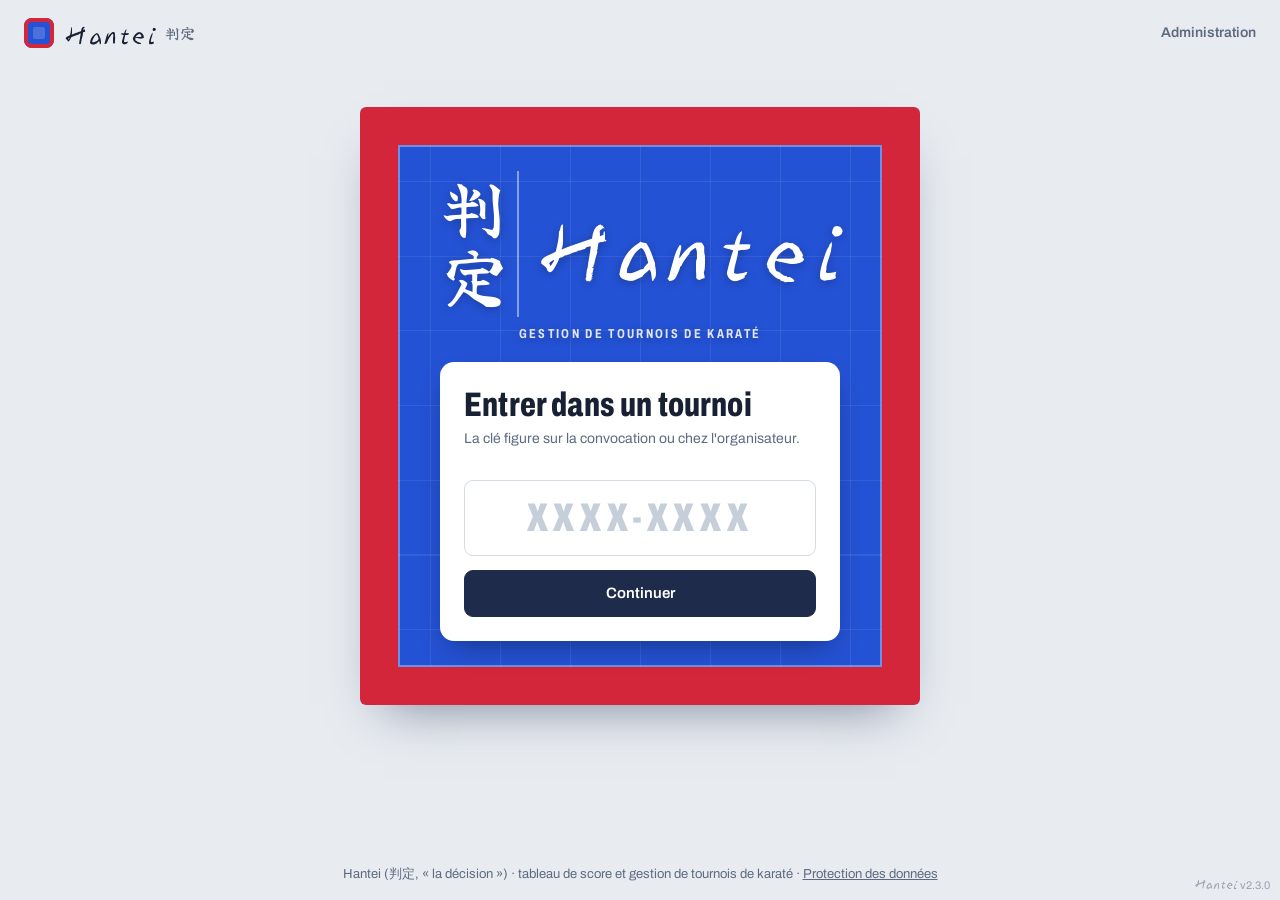
<file: v2/index.html>
<!DOCTYPE html>
<html lang="fr">
<head>
<meta charset="utf-8">
<meta name="viewport" content="width=device-width, initial-scale=1">
<title>Hantei – gestion de tournois de karaté</title>
<link rel="stylesheet" href="assets/app.css">
</head>
<body>
<div class="entry">
  <header><span class="mark" aria-hidden="true"></span><span class="brushname">Hantei</span><span class="kj" lang="ja">判定</span><a href="admin.html">Administration</a></header>
  <div class="arena">
    <div class="mat">
      <div class="hero">
        <div class="row"><span class="kanji" lang="ja" aria-hidden="true">判定</span><span class="word">Hantei</span></div>
        <div class="tag">Gestion de tournois de karaté</div>
      </div>
      <form id="keyForm" class="plate stack">
        <div>
          <h1>Entrer dans un tournoi</h1>
          <p>La clé figure sur la convocation ou chez l'organisateur.</p>
        </div>
        <input id="key" class="keyinput" maxlength="9" autocomplete="off" autocapitalize="characters" spellcheck="false" placeholder="XXXX-XXXX" aria-label="Clé du tournoi" required>
        <button class="btn primary" style="padding:12px">Continuer</button>
        <div class="err" id="keyErr" role="alert"></div>
      </form>
    </div>

    <div class="below">
      <div class="tourcard stack" id="tCard" hidden>
        <div>
          <h2 id="tName"></h2>
          <div class="muted" id="tMeta"></div>
        </div>
        <div class="roles">
          <button class="role" data-role="table">
            <svg viewBox="0 0 24 24" fill="none" stroke="currentColor" stroke-width="2" stroke-linecap="round" stroke-linejoin="round"><rect x="3" y="4" width="18" height="12" rx="2"/><path d="M8 20h8M12 16v4"/></svg>
            Table de marque<small>Scores et chrono d'un tatami</small></button>
          <button class="role" data-role="orga">
            <svg viewBox="0 0 24 24" fill="none" stroke="currentColor" stroke-width="2" stroke-linecap="round" stroke-linejoin="round"><rect x="3" y="3" width="7" height="7" rx="1.5"/><rect x="14" y="3" width="7" height="7" rx="1.5"/><rect x="3" y="14" width="7" height="7" rx="1.5"/><rect x="14" y="14" width="7" height="7" rx="1.5"/></svg>
            Organisation<small>Inscriptions, pools, résultats</small></button>
          <a class="role" id="pubLink" href="#">
            <svg viewBox="0 0 24 24" fill="none" stroke="currentColor" stroke-width="2" stroke-linecap="round" stroke-linejoin="round"><rect x="6" y="2" width="12" height="20" rx="2.5"/><path d="M11 18h2"/></svg>
            Résultats en direct<small>Pour le public, sans code</small></a>
        </div>
        <form id="loginForm" class="stack" hidden>
          <label id="tatWrap">Tatami<select id="tatami"></select></label>
          <label><span id="pinLabel">Code</span><input id="pin" type="password" autocomplete="current-password" required></label>
          <button class="btn primary" id="loginBtn" style="padding:12px">Se connecter</button>
          <div class="err" id="loginErr" role="alert"></div>
        </form>
      </div>

      <div id="resume" class="tourcard stack resume" hidden>
        <h4 style="margin:0">Reprendre sur cet appareil</h4>
        <div id="resumeList" class="stack" style="gap:8px"></div>
      </div>
    </div>
  </div>
  <footer>Hantei (判定, « la décision ») · tableau de score et gestion de tournois de karaté · <a href="confidentialite.html">Protection des données</a></footer>
</div>
<script src="assets/api.js"></script>
<script>
(() => {
  let tour = null, role = null;
  const keyIn = $id('key');
  keyIn.addEventListener('input', () => { const p = keyIn.selectionStart; keyIn.value = fmtKey(keyIn.value); });
  const hashKey = fmtKey(location.hash.slice(1));
  if (hashKey.length === 9) { keyIn.value = hashKey; setTimeout(() => $id('keyForm').requestSubmit(), 0); }

  $id('keyForm').addEventListener('submit', async e => {
    e.preventDefault(); $id('keyErr').textContent = '';
    try {
      const r = await Api.call('info', { key: keyIn.value });
      tour = r.tournament;
      $id('tName').textContent = tour.name;
      $id('tMeta').innerHTML = [tour.date ? new Date(tour.date + 'T12:00').toLocaleDateString('fr-CH', { weekday:'long', day:'numeric', month:'long', year:'numeric' }) : '', tour.place, `${tour.tatamis} tatami${tour.tatamis > 1 ? 's' : ''}`, tour.status === 'archived' ? '<b>archivé (lecture seule)</b>' : ''].filter(Boolean).join(', ');
      $id('pubLink').href = 'public.html#' + tour.key;
      $id('tatami').innerHTML = Array.from({ length: tour.tatamis }, (_, i) => `<option value="${i+1}">Tatami ${i+1}</option>`).join('');
      $id('tCard').hidden = false; $id('loginForm').hidden = true;
      history.replaceState(null, '', '#' + tour.key);
    } catch(err){ $id('keyErr').textContent = err.message; $id('tCard').hidden = true; }
  });

  document.querySelectorAll('[data-role]').forEach(b => b.addEventListener('click', () => {
    role = b.dataset.role;
    document.querySelectorAll('[data-role]').forEach(x => x.classList.toggle('on', x === b));
    $id('tatWrap').hidden = role !== 'table';
    $id('pinLabel').textContent = role === 'table' ? 'Code des tables' : 'Code organisateur';
    $id('loginForm').hidden = false; $id('loginErr').textContent = ''; $id('pin').value = ''; $id('pin').focus();
  }));

  $id('loginForm').addEventListener('submit', async e => {
    e.preventDefault(); $id('loginErr').textContent = '';
    try {
      const r = await Api.call('login', { key: tour.key, role, pin: $id('pin').value, tatami: +$id('tatami').value });
      const sid = role === 'table' ? `${tour.key}/t${r.tatami}` : `${tour.key}/orga`;
      Sess.set(sid, { key: tour.key, token: r.token, role, tatami: r.tatami, name: tour.name, at: Date.now() });
      location.href = role === 'table' ? `table.html#${tour.key}/${r.tatami}` : `orga.html#${tour.key}`;
    } catch(err){ $id('loginErr').textContent = err.message; }
  });

  const sessions = Object.entries(Sess.all()).sort((a, b) => b[1].at - a[1].at);
  if (sessions.length){
    $id('resume').hidden = false;
    $id('resumeList').innerHTML = sessions.map(([sid, s]) => `<div class="prow"><span class="nm"><b>${esc(s.name || s.key)}</b> <span class="muted">— ${s.role === 'table' ? 'table du tatami ' + s.tatami : 'organisation'}</span></span><span class="keytag" style="margin-right:auto">${esc(s.key)}</span>
      <a class="btn sm primary" href="${s.role === 'table' ? `table.html#${s.key}/${s.tatami}` : `orga.html#${s.key}`}">Reprendre</a>
      <button class="btn sm danger" data-forget="${esc(sid)}" title="Oublier">✕</button></div>`).join('');
    $id('resumeList').addEventListener('click', e => { const b = e.target.closest('[data-forget]'); if (b){ Sess.set(b.dataset.forget, null); b.closest('.prow').remove(); } });
  }
  function esc(s){ return String(s ?? '').replace(/[&<>"']/g, c => ({'&':'&amp;','<':'&lt;','>':'&gt;','"':'&quot;',"'":'&#39;'}[c])); }
})();
</script>
</body>
</html>
</file>
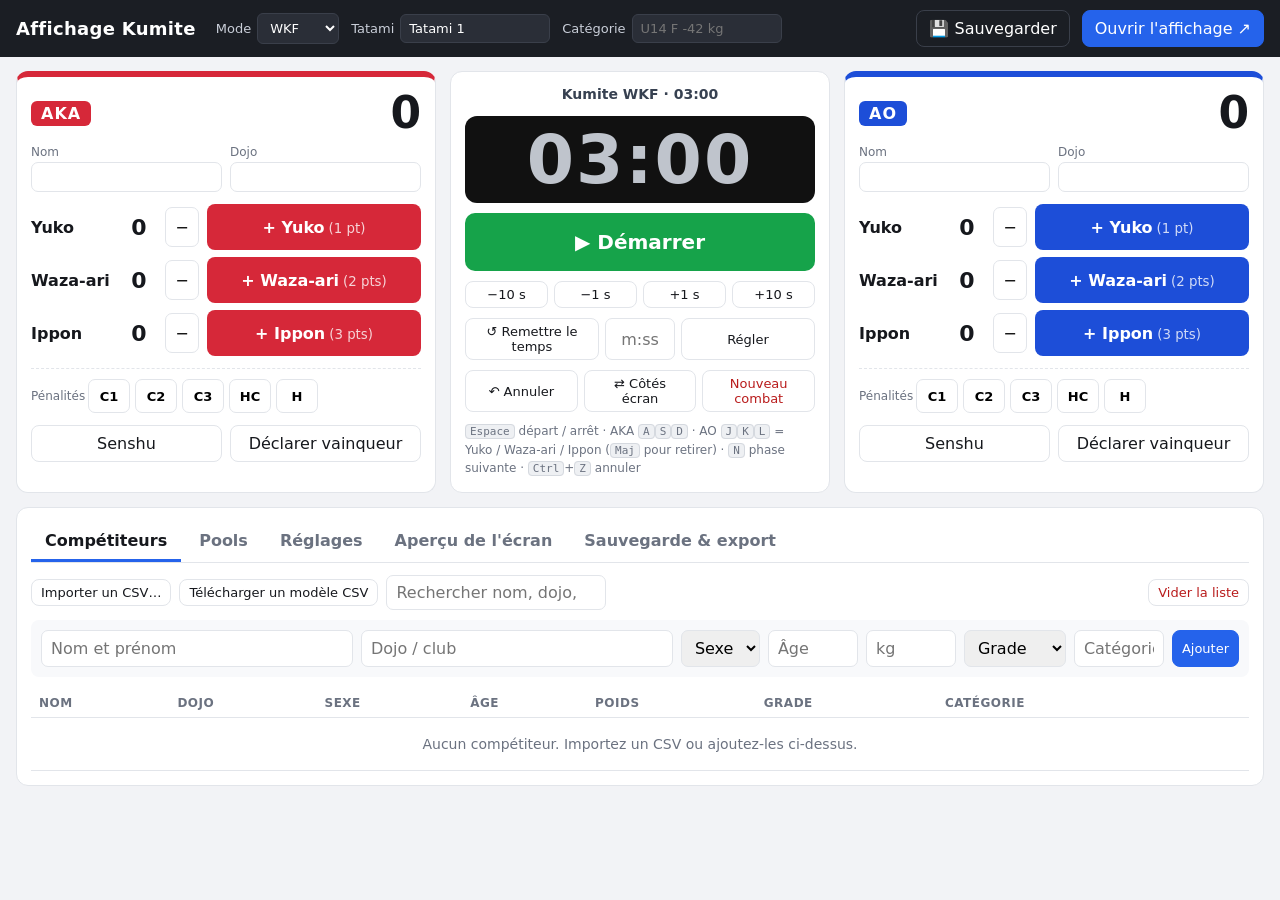
<file: affichage-kumite.html>
<!DOCTYPE html>
<html lang="fr">
<head>
<meta charset="utf-8">
<meta name="viewport" content="width=device-width, initial-scale=1">
<title>Affichage Kumite</title>
<style>
:root{
  --aka:#d62839; --aka-d:#a51d2b; --aka-l:#fde8ea;
  --ao:#1d4ed8;  --ao-d:#163a9e;  --ao-l:#e3eafc;
  --ink:#16181d; --muted:#6b7280; --line:#e2e5ea; --bg:#f2f3f6; --card:#fff;
  --warn:#ffcc00;
}
*{box-sizing:border-box}
html,body{margin:0;height:100%}
body{font-family:"Segoe UI",system-ui,-apple-system,Roboto,Helvetica,Arial,sans-serif;color:var(--ink);background:var(--bg)}
[hidden]{display:none!important}
button{font:inherit;cursor:pointer}
input,select{font:inherit}

/* =================== CONTROL =================== */
.c-top{display:flex;flex-wrap:wrap;gap:12px;align-items:center;padding:10px 16px;background:#1b1e24;color:#fff}
.c-top .brand{font-weight:700;font-size:18px;margin-right:8px;letter-spacing:.3px}
.c-top label{display:flex;align-items:center;gap:6px;font-size:13px;color:#c9ced8}
.c-top input,.c-top select{padding:6px 8px;border-radius:6px;border:1px solid #3a3f4a;background:#2a2e37;color:#fff}
.c-top input{width:150px}
.c-top .spacer{flex:1}
.btn{border:1px solid var(--line);background:#fff;border-radius:8px;padding:8px 12px;color:var(--ink);transition:transform .05s,filter .15s}
.btn:hover{filter:brightness(.96)}
.btn:active{transform:scale(.97)}
.btn.primary{background:#2563eb;border-color:#2563eb;color:#fff}
.btn.dark{background:#1b1e24;border-color:#1b1e24;color:#fff}
.btn.ghost{background:transparent;border-color:#3a3f4a;color:#fff}
.btn.danger{color:#b91c1c}
.btn.sm{padding:5px 9px;font-size:13px}

.c-main{padding:14px 16px;display:grid;gap:14px}
.c-row{display:grid;grid-template-columns:1fr minmax(300px,380px) 1fr;gap:14px}
@media (max-width:1050px){.c-row{grid-template-columns:1fr 1fr}.timercard{grid-column:1/-1;order:-1}}
@media (max-width:640px){.c-row{grid-template-columns:1fr}}
.card{background:var(--card);border-radius:12px;border:1px solid var(--line);padding:14px}

.fighter{border-top:6px solid var(--aka)}
.fighter.ao{border-top-color:var(--ao)}
.fhead{display:flex;align-items:center;justify-content:space-between;margin-bottom:10px}
.tag{font-weight:800;letter-spacing:1px;padding:3px 10px;border-radius:6px;color:#fff;background:var(--aka)}
.ao .tag{background:var(--ao)}
.ftotal{font-size:44px;font-weight:800;line-height:1;font-variant-numeric:tabular-nums}
.ffields{display:grid;grid-template-columns:1fr 1fr;gap:8px;margin-bottom:12px}
.ffields label{display:flex;flex-direction:column;font-size:12px;color:var(--muted);gap:3px}
.ffields input{padding:7px 9px;border:1px solid var(--line);border-radius:7px}
.srow{display:grid;grid-template-columns:82px 36px 34px 1fr;gap:8px;align-items:center;margin-bottom:7px}
.srow .lbl{font-weight:600;white-space:nowrap}
.srow .val{font-size:22px;font-weight:700;text-align:center;font-variant-numeric:tabular-nums}
.srow .minus{border:1px solid var(--line);background:#fff;border-radius:7px;height:40px}
.srow .plus{border:0;border-radius:8px;height:46px;font-weight:700;font-size:16px;color:#fff;background:var(--aka)}
.ao .srow .plus{background:var(--ao)}
.srow .plus small{font-weight:500;opacity:.8;margin-left:4px}
.pensec{margin-top:12px;border-top:1px dashed var(--line);padding-top:10px}
.penrow{display:flex;align-items:center;gap:5px;margin-bottom:6px;flex-wrap:wrap}
.penrow .pl{font-size:12px;color:var(--muted);width:52px}
.penbtn{min-width:42px;height:34px;border-radius:7px;border:1px solid var(--line);background:#fff;font-weight:700;font-size:13px}
.penbtn.on{background:#f59e0b;border-color:#f59e0b;color:#111}
.penbtn.on.hc{background:#ea580c;border-color:#ea580c;color:#fff}
.penbtn.on.h{background:#111;border-color:#111;color:#fff}
.factions{display:flex;gap:8px;margin-top:12px}
.factions .btn{flex:1}
.btn.toggled{background:#facc15;border-color:#eab308;font-weight:700}
.btn.win{background:#16a34a;border-color:#16a34a;color:#fff;font-weight:700}

.timercard{display:flex;flex-direction:column;gap:10px;align-items:stretch;text-align:center}
.phase{font-size:14px;font-weight:600;color:#374151;min-height:20px}
.bigclock{font-size:68px;font-weight:800;font-variant-numeric:tabular-nums;background:#111;color:#fff;border-radius:12px;padding:4px 0;letter-spacing:2px}
.bigclock.paused{color:#bfc4cc}
.bigclock.warn{color:var(--warn)}
.bigclock.ended{background:#b91c1c;color:#fff}
.bigclock.off{font-size:22px;padding:22px 0;color:#bfc4cc}
.startstop{height:58px;font-size:20px;font-weight:800;border-radius:10px;border:0;color:#fff;background:#16a34a}
.startstop.running{background:#dc2626}
.trow{display:flex;gap:6px;justify-content:center;flex-wrap:wrap}
.trow .btn{flex:1}
.trow input{width:70px;text-align:center;border:1px solid var(--line);border-radius:7px}
.alertbox{background:#fef3c7;border:1px solid #fcd34d;color:#78350f;border-radius:8px;padding:8px;font-weight:600}
.hint{font-size:12px;color:var(--muted);line-height:1.5;text-align:left}
kbd{background:#eef0f3;border:1px solid #d5d9df;border-radius:4px;padding:0 4px;font-size:11px}

.tabs{display:flex;gap:4px;margin-bottom:12px;border-bottom:1px solid var(--line)}
.tabs button{border:0;background:none;padding:9px 14px;font-weight:600;color:var(--muted);border-bottom:3px solid transparent}
.tabs button.on{color:var(--ink);border-bottom-color:#2563eb}
.ctools{display:flex;flex-wrap:wrap;gap:8px;align-items:center;margin-bottom:10px}
.ctools input[type=search]{padding:7px 9px;border:1px solid var(--line);border-radius:7px;min-width:200px}
.addform{display:flex;flex-wrap:wrap;gap:8px;margin-bottom:12px;padding:10px;background:#f8f9fb;border-radius:8px}
.addform input{padding:7px 9px;border:1px solid var(--line);border-radius:7px;flex:1;min-width:150px}
table{width:100%;border-collapse:collapse;font-size:14px}
th,td{text-align:left;padding:7px 8px;border-bottom:1px solid var(--line)}
th{font-size:12px;color:var(--muted);text-transform:uppercase;letter-spacing:.5px}
td.acts{white-space:nowrap;text-align:right}
.pick-aka{background:var(--aka-l);border-color:#f5b5bc;color:var(--aka-d);font-weight:700}
.pick-ao{background:var(--ao-l);border-color:#b4c6f5;color:var(--ao-d);font-weight:700}
.empty{color:var(--muted);padding:18px;text-align:center}
.settings{display:grid;grid-template-columns:repeat(auto-fit,minmax(260px,1fr));gap:14px}
.settings fieldset{border:1px solid var(--line);border-radius:10px;padding:10px 12px}
.settings legend{font-weight:700;padding:0 6px}
.settings label{display:flex;justify-content:space-between;align-items:center;gap:10px;margin:7px 0;font-size:14px}
.settings input[type=number]{width:80px;padding:5px 7px;border:1px solid var(--line);border-radius:6px}
.settings select{padding:5px 7px;border:1px solid var(--line);border-radius:6px}
.previewwrap{position:relative;width:100%;max-width:960px;aspect-ratio:16/9;border-radius:10px;overflow:hidden;border:1px solid var(--line);background:#000}
.msg{font-size:13px;color:#166534;margin-left:6px}

/* =================== DISPLAY =================== */
body.is-display{background:#000;overflow:hidden;cursor:default}
.d-wrap{container-type:size;position:relative;width:100%;height:100%;overflow:hidden}
#display .d-wrap{position:fixed;inset:0;width:auto;height:auto}
.d-board{--u:min(1cqw,1.7778cqh);position:absolute;inset:0;display:grid;grid-template-rows:auto 1fr;background:#000;color:#fff;user-select:none}
.d-top{display:flex;justify-content:space-between;align-items:center;padding:calc(var(--u)*.8) calc(var(--u)*2);background:#0d0f13;font-size:calc(var(--u)*2.1);font-weight:600;color:#cfd4dc;gap:calc(var(--u)*2)}
.d-top .mid{color:#fff;font-weight:700;text-align:center;flex:1}
.d-top span{white-space:nowrap;overflow:hidden;text-overflow:ellipsis}
.d-grid{display:grid;grid-template-columns:1fr calc(var(--u)*26) 1fr;min-height:0}
.d-aka{order:1}.d-center{order:2}.d-ao{order:3}
.d-grid.swap .d-aka{order:3}.d-grid.swap .d-ao{order:1}
.d-half{position:relative;display:flex;flex-direction:column;align-items:center;padding:calc(var(--u)*1.6) calc(var(--u)*1.8);min-width:0;overflow:hidden}
.d-aka{background:linear-gradient(180deg,#e0303f,#b81f2e)}
.d-ao{background:linear-gradient(180deg,#2457e6,#173fb0)}
.d-head{width:100%;display:flex;align-items:center;justify-content:space-between}
.d-tag{font-size:calc(var(--u)*3.2);font-weight:900;letter-spacing:calc(var(--u)*.3)}
.d-senshu{width:calc(var(--u)*5.2);height:calc(var(--u)*5.2);border-radius:50%;background:#ffd400;color:#111;font-weight:900;font-size:calc(var(--u)*3.4);display:grid;place-items:center;box-shadow:0 0 calc(var(--u)*1.5) rgba(255,212,0,.6)}
.d-name{margin-top:calc(var(--u)*.6);font-size:calc(var(--u)*4.4);font-weight:800;text-align:center;line-height:1.08;width:100%;overflow:hidden;display:-webkit-box;-webkit-line-clamp:2;-webkit-box-orient:vertical}
.d-name.long{font-size:calc(var(--u)*3.5)}
.d-name.xlong{font-size:calc(var(--u)*2.8)}
.d-dojo{font-size:calc(var(--u)*2.4);opacity:.85;margin-top:calc(var(--u)*.4);text-align:center;width:100%;white-space:nowrap;overflow:hidden;text-overflow:ellipsis}
.d-score{flex:1;display:flex;align-items:center;justify-content:center;font-size:calc(var(--u)*21);font-weight:800;line-height:1;font-variant-numeric:tabular-nums;text-shadow:0 calc(var(--u)*.3) calc(var(--u)*1.2) rgba(0,0,0,.25)}
.d-counts{display:flex;gap:calc(var(--u)*2.2);font-size:calc(var(--u)*2.3);font-weight:600;margin-bottom:calc(var(--u)*1.2)}
.d-counts span{white-space:nowrap}
.d-counts b{font-size:calc(var(--u)*3);margin-left:calc(var(--u)*.5)}
.d-pens{display:flex;flex-direction:column;gap:calc(var(--u)*.7);align-items:center}
.d-penrow{display:flex;gap:calc(var(--u)*.7);align-items:center}
.d-pl{font-size:calc(var(--u)*1.5);opacity:.8;width:calc(var(--u)*5);text-align:right;margin-right:calc(var(--u)*.4)}
.d-pill{min-width:calc(var(--u)*5);height:calc(var(--u)*3.3);border-radius:calc(var(--u)*.6);border:calc(var(--u)*.2) solid rgba(255,255,255,.45);display:grid;place-items:center;font-size:calc(var(--u)*1.7);font-weight:800;color:rgba(255,255,255,.45)}
.d-pill.on{background:#ffd400;border-color:#ffd400;color:#111}
.d-pill.on.hc{background:#ff8a00;border-color:#ff8a00}
.d-pill.on.h{background:#111;border-color:#fff;color:#fff}
.d-win{position:absolute;left:0;right:0;top:42%;transform:translateY(-50%) rotate(-4deg);text-align:center;font-size:calc(var(--u)*4.6);font-weight:900;letter-spacing:calc(var(--u)*.5);background:rgba(255,255,255,.95);color:#111;padding:calc(var(--u)*.6) 0;box-shadow:0 0 calc(var(--u)*3) rgba(0,0,0,.4)}
.d-half.lost{filter:saturate(.35) brightness(.55)}
.d-center{background:#0b0c10;display:flex;flex-direction:column;align-items:center;justify-content:center;gap:calc(var(--u)*1.4);padding:calc(var(--u)*1);text-align:center}
.d-mode{font-size:calc(var(--u)*1.8);color:#9aa3b2;font-weight:700;letter-spacing:calc(var(--u)*.2);text-transform:uppercase}
.d-clock{font-size:calc(var(--u)*7);font-weight:800;font-variant-numeric:tabular-nums;line-height:1;padding:calc(var(--u)*1) calc(var(--u)*1.2);border-radius:calc(var(--u)*1);border:calc(var(--u)*.3) solid #2a2e37;color:#fff}
.d-clock.paused{color:#c5cad3}
.d-clock.warn{color:var(--warn);border-color:var(--warn);animation:pulse 1s infinite}
.d-clock.ended{background:#d61f2c;border-color:#d61f2c;color:#fff;animation:none}
@keyframes pulse{50%{box-shadow:0 0 calc(var(--u)*3) rgba(255,204,0,.6)}}
.d-atoshi{font-size:calc(var(--u)*1.9);font-weight:800;color:var(--warn);letter-spacing:calc(var(--u)*.15)}
.d-phase-n{font-size:calc(var(--u)*3);font-weight:800}
.d-phase-t{font-size:calc(var(--u)*2.1);font-weight:600;color:#e5e7eb;line-height:1.25}
.d-phase-t .a{color:#ff6b78}.d-phase-t .b{color:#7da2ff}
/* pool – control */
.flow{display:flex;flex-wrap:wrap;gap:12px;align-items:center;border-left:6px solid #2563eb}
.flow-info{display:flex;flex-direction:column;gap:2px;min-width:220px;flex:1}
.flow-info b{font-size:16px}
.flow-info span{font-size:14px;color:#374151}
.flow-screens{display:flex;gap:4px;align-items:center;font-size:13px;color:var(--muted)}
.flow-screens button{border:1px solid var(--line);background:#fff;border-radius:7px;padding:6px 10px;font-size:13px}
.flow-screens button.on{background:#1b1e24;color:#fff;border-color:#1b1e24}
.flow-acts{display:flex;gap:8px;flex-wrap:wrap}
.flow-acts .btn{font-weight:700}
.pchecks{display:grid;grid-template-columns:repeat(auto-fill,minmax(230px,1fr));gap:6px;margin:10px 0;max-height:320px;overflow:auto;padding:4px}
.pchecks label{display:flex;gap:8px;align-items:center;padding:7px 9px;border:1px solid var(--line);border-radius:8px;font-size:14px;cursor:pointer}
.pchecks label small{color:var(--muted);display:block}
.pchecks input{width:18px;height:18px}
.ctools label.f{display:flex;align-items:center;gap:6px;font-size:13px;color:var(--muted)}
.ctools label.f input,.ctools label.f select{padding:6px 8px;border:1px solid var(--line);border-radius:7px;color:var(--ink)}
.pgrid{display:grid;grid-template-columns:1.3fr 1fr;gap:16px}
@media (max-width:900px){.pgrid{grid-template-columns:1fr}}
.pgrid h4{margin:4px 0 8px}
tr.cur td{background:#eef4ff}
td.res{white-space:nowrap;font-variant-numeric:tabular-nums;text-align:center}
.wa{color:var(--aka-d);font-weight:700}.wb{color:var(--ao-d);font-weight:700}
.st{font-size:12px;padding:2px 7px;border-radius:10px;background:#eef0f3;color:#4b5563;white-space:nowrap}
.st.done{background:#dcfce7;color:#166534}.st.now{background:#dbeafe;color:#1e40af}

/* pools library */
.pcards{display:grid;grid-template-columns:repeat(auto-fill,minmax(260px,1fr));gap:10px;margin-bottom:12px}
.pcard{border:1px solid var(--line);border-radius:10px;padding:10px 12px;display:flex;flex-direction:column;gap:5px;background:#fff}
.pcard.active{border-color:#2563eb;box-shadow:0 0 0 2px #bfd3fb}
.pcard.editing{border-color:#f59e0b;box-shadow:0 0 0 2px #fde68a}
.pc-top{display:flex;justify-content:space-between;align-items:center;gap:6px}
.pc-top b{font-size:15px}
.badge{font-size:11px;font-weight:700;padding:2px 7px;border-radius:10px;background:#eef0f3;color:#374151;white-space:nowrap}
.badge.auto{background:#ede9fe;color:#5b21b6}
.pc-meta{font-size:13px;color:#374151}
.pc-crit{font-size:12px;color:var(--muted);min-height:15px}
.pc-acts{display:flex;gap:5px;flex-wrap:wrap;margin-top:3px}
.pwarn{background:#fff7ed;border:1px solid #fed7aa;color:#7c2d12;border-radius:8px;padding:8px 10px;font-size:13px;margin-bottom:10px}
.editor{border:1px solid #fcd34d;background:#fffdf5;border-radius:10px;padding:12px;margin-bottom:14px}
.editor h4{margin:0 0 10px}
.egrid{display:grid;grid-template-columns:repeat(auto-fit,minmax(200px,1fr));gap:10px 14px;margin-bottom:10px}
.egrid label{display:flex;flex-direction:column;gap:3px;font-size:12px;color:var(--muted)}
.egrid input,.egrid select{padding:7px 9px;border:1px solid var(--line);border-radius:7px;color:var(--ink);background:#fff}
.range{display:flex;gap:6px;align-items:center;font-size:13px;color:var(--ink)}
.range input,.range select{flex:1;min-width:0}
.chips{display:flex;flex-wrap:wrap;gap:5px;margin:8px 0}
.chip{font-size:12px;background:#eef2ff;color:#1e3a8a;border-radius:12px;padding:3px 9px}
.chip small{color:#64748b}
.addform select{padding:7px 9px;border:1px solid var(--line);border-radius:7px}
.addform input.sm{flex:0 1 90px;min-width:80px}

/* pool – display screens */
.d-screen{--u:min(1cqw,1.7778cqh);position:absolute;inset:0;background:#0b0c10;color:#fff;display:flex;flex-direction:column;z-index:2}
.d-sh{display:flex;justify-content:space-between;align-items:baseline;gap:calc(var(--u)*2);padding:calc(var(--u)*2.2) calc(var(--u)*3) calc(var(--u)*1.2)}
.d-sh .t{font-size:calc(var(--u)*4.2);font-weight:800;white-space:nowrap;overflow:hidden;text-overflow:ellipsis}
.d-sh .r{font-size:calc(var(--u)*2.1);color:#9aa3b2;font-weight:600;white-space:nowrap}
.d-sub{padding:0 calc(var(--u)*3);font-size:calc(var(--u)*2.2);color:#cbd2dc;font-weight:600;margin-bottom:calc(var(--u)*1.4)}
.d-plist{flex:1;display:grid;grid-template-columns:repeat(var(--cols),1fr);gap:calc(var(--u)*1.2);padding:0 calc(var(--u)*3) calc(var(--u)*3);align-content:start;font-size:var(--fs)}
.d-pc{background:#1a1d24;border-radius:calc(var(--u)*1);padding:.55em .8em;display:flex;gap:.7em;align-items:center;min-width:0}
.d-pc .n{width:1.8em;height:1.8em;border-radius:50%;background:#2a2f3a;display:grid;place-items:center;font-weight:800;font-size:.8em;flex:none}
.d-pc .nm{font-weight:800;line-height:1.1;white-space:nowrap;overflow:hidden;text-overflow:ellipsis}
.d-pc .dj{font-size:.62em;color:#aab2bf;white-space:nowrap;overflow:hidden;text-overflow:ellipsis}
.d-pc>div{min-width:0}
.d-call{flex:1;display:grid;grid-template-columns:1fr 1fr;position:relative;min-height:0}
.d-call.swap .ca{order:2}
.d-call .ca,.d-call .cb{display:flex;flex-direction:column;align-items:center;justify-content:center;text-align:center;padding:calc(var(--u)*3);gap:calc(var(--u)*1.2);min-width:0}
.d-call .ca{background:linear-gradient(180deg,#e0303f,#b81f2e)}
.d-call .cb{background:linear-gradient(180deg,#2457e6,#173fb0)}
.d-call .tg{font-size:calc(var(--u)*4);font-weight:900;letter-spacing:calc(var(--u)*.4);opacity:.9}
.d-call .nm{font-size:calc(var(--u)*6.4);font-weight:900;line-height:1.05;overflow-wrap:anywhere}
.d-call .dj{font-size:calc(var(--u)*3);opacity:.9}
.d-vs{position:absolute;left:50%;top:50%;transform:translate(-50%,-50%);width:calc(var(--u)*10);height:calc(var(--u)*10);border-radius:50%;background:#0b0c10;display:grid;place-items:center;font-size:calc(var(--u)*3.6);font-weight:900;border:calc(var(--u)*.4) solid #fff}
.d-next{padding:calc(var(--u)*1.4) calc(var(--u)*3);font-size:calc(var(--u)*2.4);color:#cbd2dc;text-align:center}
.d-next b{color:#fff}
.d-rank{flex:1;padding:0 calc(var(--u)*3) calc(var(--u)*2.5);font-size:var(--fs);min-height:0}
.d-rank table{font-size:inherit;width:100%;border-collapse:separate;border-spacing:0 .25em}
.d-rank th{font-size:.55em;color:#9aa3b2;text-transform:uppercase;letter-spacing:.08em;font-weight:700;border:0;padding:0 .6em;text-align:center}
.d-rank th.l{text-align:left}
.d-rank td{background:#1a1d24;border:0;padding:.35em .6em;text-align:center;font-weight:700;font-variant-numeric:tabular-nums}
.d-rank td:first-child{border-radius:.3em 0 0 .3em;width:2.4em}
.d-rank td:last-child{border-radius:0 .3em .3em 0}
.d-rank td.l{text-align:left}
.d-rank td.l small{display:block;font-size:.6em;color:#aab2bf;font-weight:600}
.d-rank .key{color:#ffd400}
.d-rank .rk{display:inline-grid;place-items:center;width:1.6em;height:1.6em;border-radius:50%;background:#2a2f3a}
.d-rank tr.r1 .rk{background:#e8b923;color:#111}.d-rank tr.r2 .rk{background:#c0c6cf;color:#111}.d-rank tr.r3 .rk{background:#c98446;color:#111}
.d-bracket{flex:1;display:flex;flex-direction:column;gap:calc(var(--u)*1.2);padding:0 calc(var(--u)*2.5) calc(var(--u)*2);font-size:var(--fs);min-height:0}
.bmain{flex:1;display:flex;gap:1.2em;min-height:0;overflow:hidden}
.bm.bye{opacity:.75}
.bm.bye .br{border-top:0}
.bcol{flex:1;display:flex;flex-direction:column;min-width:0}
.bcol.win{flex:.8}
.bh{font-size:.62em;color:#9aa3b2;text-transform:uppercase;letter-spacing:.08em;font-weight:700;margin-bottom:.4em;text-align:center}
.bbody{flex:1;display:flex;flex-direction:column;justify-content:space-around;gap:.3em}
.bm{background:#1a1d24;border-radius:.35em;overflow:hidden;border:.12em solid transparent}
.bm.cur{border-color:#ffd400;box-shadow:0 0 .8em rgba(255,212,0,.35)}
.br{display:flex;justify-content:space-between;gap:.5em;padding:.28em .55em;font-weight:700;white-space:nowrap}
.br span{overflow:hidden;text-overflow:ellipsis}
.br.a{border-left:.3em solid #e0303f}.br.b{border-left:.3em solid #2457e6;border-top:1px solid #2a2f3a}
.br.w{color:#fff}.br.w b{color:#ffd400}.br.l{color:#6b7280}
.br i{font-style:normal;font-weight:500;color:#6b7280}
.bwin{background:#e8b923;color:#111;font-weight:900;text-align:center;padding:.6em;border-radius:.4em;font-size:1.15em;overflow-wrap:anywhere}
.brep{display:flex;gap:1.5em;flex:none}
.brs{flex:1;min-width:0}
.brow{display:flex;align-items:center;gap:.4em;flex-wrap:nowrap;min-width:0}
.brow .bm{min-width:0;flex:1 1 0;max-width:14em}
.brow .arr{color:#6b7280}
.brow .note{color:#9aa3b2;font-size:.85em}
@supports not (width:1cqw){.d-board,.d-screen{--u:min(1vw,1.7778vh)}}
.d-hint{position:fixed;left:50%;bottom:3vh;transform:translateX(-50%);background:rgba(255,255,255,.92);color:#111;padding:10px 18px;border-radius:10px;font-size:15px;font-weight:600;transition:opacity .6s;cursor:pointer;z-index:5}
</style>
</head>
<body>

<!-- ============ CONTROL ============ -->
<div id="control" hidden>
  <header class="c-top">
    <div class="brand">Affichage Kumite</div>
    <label>Mode
      <select id="mode">
        <option value="wkf">WKF</option>
        <option value="k4x15">4 × 15</option>
        <option value="promo">Promo</option>
      </select>
    </label>
    <label>Tatami <input id="tatami" placeholder="Tatami 1"></label>
    <label>Catégorie <input id="category" placeholder="U14 F -42 kg"></label>
    <div class="spacer"></div>
    <button class="btn ghost" id="quickSave" title="Télécharger une sauvegarde complète (.json)">💾 Sauvegarder</button>
    <button class="btn primary" id="openDisplay">Ouvrir l'affichage ↗</button>
  </header>

  <main class="c-main">
    <section class="card flow" id="flow" hidden>
      <div class="flow-info"><b id="flTitle"></b><span id="flMatch"></span></div>
      <div class="flow-screens">Écran :
        <button data-screen="list">Liste</button><button data-screen="bracket">Tableau</button><button data-screen="callup">Appel</button><button data-screen="score">Score</button><button data-screen="ranking">Classement</button>
      </div>
      <div class="flow-acts">
        <button class="btn primary" id="flStart">▶ Lancer le pool</button>
        <button class="btn dark" id="flHajime">Afficher le score</button>
        <button class="btn win" id="flFinish">Terminer le combat ▶ suivant</button>
        <button class="btn primary" id="flNextPool">Pool suivant ▶</button>
      </div>
    </section>
    <section class="c-row">
      <div class="card fighter aka" id="f-aka"></div>

      <div class="card timercard">
        <div class="phase" id="cPhase"></div>
        <div class="bigclock" id="cClock">03:00</div>
        <button class="startstop tctl" id="startStop">▶ Démarrer</button>
        <div class="trow tctl">
          <button class="btn sm" data-adj="-10000">−10 s</button>
          <button class="btn sm" data-adj="-1000">−1 s</button>
          <button class="btn sm" data-adj="1000">+1 s</button>
          <button class="btn sm" data-adj="10000">+10 s</button>
        </div>
        <div class="trow tctl">
          <button class="btn sm" id="resetTimer">↺ Remettre le temps</button>
          <input id="setTime" placeholder="m:ss">
          <button class="btn sm" id="applyTime">Régler</button>
        </div>
        <div class="trow" id="phaseCtl">
          <button class="btn sm" id="prevPhase">◀</button>
          <button class="btn sm dark" id="nextPhase">Phase suivante ▶</button>
        </div>
        <div class="alertbox" id="cAlert" hidden></div>
        <div class="trow">
          <button class="btn sm" id="undo">↶ Annuler</button>
          <button class="btn sm" id="swapSides">⇄ Côtés écran</button>
          <button class="btn sm danger" id="newMatch">Nouveau combat</button>
        </div>
        <div class="hint">
          <kbd>Espace</kbd> départ / arrêt ·
          AKA <kbd>A</kbd><kbd>S</kbd><kbd>D</kbd> · AO <kbd>J</kbd><kbd>K</kbd><kbd>L</kbd> = Yuko / Waza-ari / Ippon
          (<kbd>Maj</kbd> pour retirer) · <kbd>N</kbd> phase suivante · <kbd>Ctrl</kbd>+<kbd>Z</kbd> annuler
        </div>
      </div>

      <div class="card fighter ao" id="f-ao"></div>
    </section>

    <section class="card">
      <div class="tabs">
        <button data-tab="comp" class="on">Compétiteurs</button>
        <button data-tab="pool">Pools</button>
        <button data-tab="settings">Réglages</button>
        <button data-tab="preview">Aperçu de l'écran</button>
        <button data-tab="backup">Sauvegarde &amp; export</button>
      </div>

      <div data-pane="comp">
        <div class="ctools">
          <label class="btn sm">Importer un CSV…<input type="file" id="csvFile" accept=".csv,.txt,text/csv" hidden></label>
          <button class="btn sm" id="dlTemplate">Télécharger un modèle CSV</button>
          <input type="search" id="search" placeholder="Rechercher nom, dojo, grade…">
          <span class="msg" id="compMsg"></span>
          <div class="spacer" style="flex:1"></div>
          <button class="btn sm danger" id="clearList">Vider la liste</button>
        </div>
        <form class="addform" id="addForm">
          <input name="name" placeholder="Nom et prénom" required>
          <input name="dojo" placeholder="Dojo / club">
          <select name="sex" title="Sexe"><option value="">Sexe</option><option value="F">F</option><option value="M">M</option></select>
          <input name="age" class="sm" type="number" min="3" max="99" placeholder="Âge">
          <input name="weight" class="sm" type="number" min="10" max="200" step="0.1" placeholder="kg">
          <select name="grade" id="fGrade" title="Grade"></select>
          <input name="category" class="sm" placeholder="Catégorie">
          <button class="btn primary sm" id="addBtn">Ajouter</button>
          <button type="button" class="btn sm" id="cancelEdit" hidden>Annuler</button>
        </form>
        <table>
          <thead><tr><th>Nom</th><th>Dojo</th><th>Sexe</th><th>Âge</th><th>Poids</th><th>Grade</th><th>Catégorie</th><th></th></tr></thead>
          <tbody id="compBody"></tbody>
        </table>
      </div>

      <div data-pane="pool" hidden>
        <div class="ctools">
          <b style="font-size:16px">Pools préparés</b>
          <span class="hint">Préparez tous vos pools à l'avance, puis envoyez-les sur le tatami un par un.</span>
          <div class="spacer" style="flex:1"></div>
          <button class="btn primary sm" id="pNew">+ Nouveau pool</button>
        </div>
        <div id="poolWarn"></div>
        <div class="pcards" id="poolCards"></div>

        <div class="editor" id="poolEditor" hidden>
          <h4 id="eTitle">Nouveau pool</h4>
          <div class="pwarn" id="eLocked" hidden>Ce pool a déjà des résultats : la liste des compétiteurs est figée. Seuls le nom, le mode et le classement peuvent être modifiés.</div>
          <div class="egrid">
            <label>Nom du pool<input id="eName" placeholder="ex. U12 Filles -30 kg"></label>
            <label>Type
              <select id="eType"><option value="auto">Automatique (critères)</option><option value="manual">Manuel (je choisis)</option></select>
            </label>
            <label>Mode de combat
              <select id="eMode"><option value="wkf">WKF</option><option value="k4x15">4 × 15</option><option value="promo">Promo</option></select>
            </label>
            <label>Format
              <select id="eFormat"><option value="rr">Poule (chacun contre chacun)</option><option value="ko">Élimination directe (tableau)</option></select>
            </label>
            <label id="eRankWrap">Classement
              <select id="eRank"><option value="standard">Standard (victoires)</option><option value="points">Aux points marqués</option></select>
            </label>
            <label id="eRepWrap" style="flex-direction:row;align-items:center;gap:8px;color:var(--ink);font-size:14px"><input type="checkbox" id="eRep" checked> Avec repêchage (WKF)</label>
          </div>
          <div id="eAuto">
            <div class="egrid">
              <label>Sexe
                <select id="eSex"><option value="">Tous</option><option value="F">Filles / Femmes</option><option value="M">Garçons / Hommes</option></select>
              </label>
              <label>Âge (ans, inclus)<span class="range"><input id="eAgeMin" type="number" placeholder="de"> à <input id="eAgeMax" type="number" placeholder="à"></span></label>
              <label>Poids (kg) : plus de … jusqu'à …<span class="range"><input id="eWMin" type="number" step="0.1" placeholder="plus de"> à <input id="eWMax" type="number" step="0.1" placeholder="jusqu'à"></span></label>
              <label>Grade (inclus)<span class="range"><select id="eGMin"></select> à <select id="eGMax"></select></span></label>
            </div>
          </div>
          <div id="eManual">
            <div class="ctools">
              <label class="f">Catégorie <select id="eCat"></select></label>
              <input type="search" id="eSearch" placeholder="Filtrer…">
              <button type="button" class="btn sm" id="eAll">Cocher les visibles</button>
              <button type="button" class="btn sm" id="eNone">Tout décocher</button>
            </div>
            <div class="pchecks" id="eChecks"></div>
          </div>
          <div><b id="eCount"></b></div>
          <div class="chips" id="ePreview"></div>
          <div class="trow" style="justify-content:flex-start">
            <button class="btn primary" id="eSave">Enregistrer le pool</button>
            <button class="btn" id="eCancel">Annuler</button>
          </div>
        </div>

        <div id="poolView" hidden>
          <div class="ctools">
            <b id="pvName" style="font-size:17px"></b>
            <label class="f">Classement
              <select id="pvRank"><option value="standard">Standard (victoires)</option><option value="points">Aux points marqués</option></select>
            </label>
            <div class="spacer" style="flex:1"></div>
            <button class="btn sm" id="pUnload">Retirer du tatami</button>
          </div>
          <div class="pgrid">
            <div><h4>Combats</h4><table><thead><tr><th>#</th><th>AKA</th><th style="text-align:center">Score</th><th>AO</th><th></th><th></th></tr></thead><tbody id="pvMatches"></tbody></table></div>
            <div><h4>Classement</h4><table><thead><tr><th>Rg</th><th>Nom</th><th>V</th><th>D</th><th>Pts +</th><th>Pts −</th></tr></thead><tbody id="pvRanking"></tbody></table></div>
          </div>
          <p class="hint" id="pvHint">Classement standard : victoires, puis confrontation directe, puis points marqués, puis points encaissés. Classement aux points : points marqués, puis victoires, puis points encaissés.</p>
        </div>
      </div>

      <div data-pane="settings" hidden>
        <div class="settings">
          <fieldset>
            <legend>Mode WKF</legend>
            <label>Durée du combat (s) <input type="number" min="10" step="5" data-set="wkf.duration"></label>
            <label>Atoshi baraku à (s restantes) <input type="number" min="0" data-set="wkf.atoshi"></label>
            <label>Écart de victoire (points, 0 = aucun) <input type="number" min="0" data-set="wkf.gap"></label>
            <label>Senshu automatique au 1er point <input type="checkbox" data-set="wkf.autoSenshu"></label>
          </fieldset>
          <fieldset>
            <legend>Mode 4 × 15</legend>
            <label>Durée d'un assaut (s) <input type="number" min="5" data-set="k4x15.duration"></label>
            <label>Signal avant la fin (s, 0 = aucun) <input type="number" min="0" data-set="k4x15.atoshi"></label>
          </fieldset>
          <fieldset>
            <legend>Mode Promo</legend>
            <label>Afficher un chronomètre <input type="checkbox" data-set="promo.useTimer"></label>
            <label>Durée (s) <input type="number" min="5" data-set="promo.duration"></label>
            <label>Signal avant la fin (s, 0 = aucun) <input type="number" min="0" data-set="promo.atoshi"></label>
          </fieldset>
          <fieldset>
            <legend>Son</legend>
            <label>Jouer les signaux sur
              <select data-set="sound.out">
                <option value="control">l'ordinateur de gestion</option>
                <option value="display">la fenêtre d'affichage</option>
                <option value="both">les deux</option>
              </select>
            </label>
            <label>Volume <input type="range" min="0" max="1" step="0.05" data-set="sound.volume"></label>
            <div class="trow" style="justify-content:flex-start">
              <button class="btn sm" id="testAtoshi">Tester atoshi baraku</button>
              <button class="btn sm" id="testEnd">Tester fin du temps</button>
            </div>
          </fieldset>
        </div>
        <p class="hint" style="margin-top:12px">Les réglages, le combat en cours et la liste des compétiteurs sont enregistrés dans ce navigateur. Pénalités : en WKF une seule catégorie (C1, C2, C3, HC, H) ; en Promo et 4 × 15 deux catégories (règlement enfants SKF).</p>
        <button class="btn sm danger" id="factoryReset">Réinitialiser les réglages</button>
      </div>

      <div data-pane="backup" hidden>
        <div class="settings">
          <fieldset>
            <legend>Sauvegarde complète</legend>
            <p class="hint">Un seul fichier <b>.json</b> contient tout : compétiteurs, pools, résultats, réglages et combat en cours. Gardez-le sur une clé USB et faites-en une à chaque étape importante (après l'inscription, après la pesée, entre les pools).</p>
            <div class="trow" style="justify-content:flex-start">
              <button class="btn primary sm" id="bkSave">💾 Télécharger la sauvegarde</button>
              <label class="btn sm">📂 Restaurer une sauvegarde…<input type="file" id="bkLoad" accept=".json,application/json" hidden></label>
            </div>
            <p class="hint" id="bkInfo"></p>
          </fieldset>
          <fieldset>
            <legend>Export des résultats (Excel)</legend>
            <p class="hint">Fichiers <b>.csv</b> (séparateur « ; ») qui s'ouvrent directement dans Excel ou LibreOffice. Seuls les pools ayant au moins un combat joué sont exportés.</p>
            <div class="trow" style="justify-content:flex-start">
              <button class="btn sm" id="exRank">📊 Classements (CSV)</button>
              <button class="btn sm" id="exMatches">🥋 Tous les combats (CSV)</button>
              <button class="btn sm" id="exComp">👥 Liste des compétiteurs (CSV)</button>
            </div>
          </fieldset>
        </div>
      </div>

      <div data-pane="preview" hidden>
        <div class="previewwrap"><div class="d-wrap" id="previewRoot"></div></div>
        <p class="hint">Pour le tatami : cliquez « Ouvrir l'affichage », glissez la fenêtre sur l'écran / la TV, puis cliquez dedans pour passer en plein écran (double-clic pour en sortir).</p>
      </div>
    </section>
  </main>
</div>

<!-- ============ DISPLAY ============ -->
<div id="display" hidden>
  <div class="d-wrap" id="displayRoot"></div>
  <div class="d-hint" id="dHint">Cliquez pour passer en plein écran et activer le son</div>
</div>

<script>
(() => {
'use strict';
const KEY = 'kumiteScore.state.v1';
const KEY_COMP = 'kumiteScore.competitors.v1';
const HASH = location.hash || '';
const IS_DISPLAY = HASH.startsWith('#display');
const BASE = location.href.split('#')[0];

const MODES = { wkf:'WKF', k4x15:'4 × 15', promo:'Promo' };
const PEN = ['C1','C2','C3','HC','H'];
const PHASES = {
  k4x15: [
    ['AKA', 'attaque', null],
    ['AO', 'attaque', null],
    ['AKA', 'attaque', 'AO contre'],
    ['AO', 'attaque', 'AKA contre'],
  ],
  promo: [
    ['AKA', '1re attaque', null],
    ['AKA', '2e attaque', 'AO contre'],
    ['AO', '1re attaque', null],
    ['AO', '2e attaque', 'AKA contre'],
  ]
};
const DEFAULT_SETTINGS = {
  wkf:   { duration:180, atoshi:15, gap:8, autoSenshu:true },
  k4x15: { duration:15,  atoshi:0 },
  promo: { useTimer:false, duration:60, atoshi:0 },
  sound: { out:'control', volume:0.8 }
};
const clone = o => JSON.parse(JSON.stringify(o));
const fighter = () => ({ name:'', dojo:'', yuko:0, waza:0, ippon:0, p1:0, p2:0, senshu:false });
const total = f => f.yuko + 2*f.waza + 3*f.ippon;

function newState(){
  const s = { mode:'wkf', settings:clone(DEFAULT_SETTINGS), tatami:'Tatami 1', category:'', swap:false,
    aka:fighter(), ao:fighter(), phase:0, winner:null,
    timer:{ running:false, remaining:180000, endAt:0 } };
  return s;
}
function load(key, fallback){
  try { const v = localStorage.getItem(key); return v ? JSON.parse(v) : fallback; } catch(e){ return fallback; }
}
function save(key, v){ try { localStorage.setItem(key, JSON.stringify(v)); } catch(e){} }

let state = load(KEY, null) || newState();
// merge settings defaults (forward compat)
for (const k in DEFAULT_SETTINGS) state.settings[k] = Object.assign({}, DEFAULT_SETTINGS[k], state.settings[k]||{});

if (!('screen' in state)) state.screen = 'score';
if (!('pool' in state)) state.pool = null;
const cfg = (s=state) => s.settings[s.mode];
const totalMs = (s=state) => cfg(s).duration * 1000;
const atoshiMs = (s=state) => (cfg(s).atoshi||0) * 1000;
const timerOn = (s=state) => s.mode !== 'promo' || s.settings.promo.useTimer;
const remainingNow = (s=state) => s.timer.running ? Math.max(0, s.timer.endAt - Date.now()) : s.timer.remaining;
function fmt(ms){
  const t = Math.ceil(ms/1000);
  return String(Math.floor(t/60)).padStart(2,'0') + ':' + String(t%60).padStart(2,'0');
}
const esc = s => String(s??'').replace(/[&<>"']/g, c => ({'&':'&amp;','<':'&lt;','>':'&gt;','"':'&quot;',"'":'&#39;'}[c]));

/* ---------- sync ---------- */
let chan = null;
try { chan = new BroadcastChannel('kumite-score'); } catch(e){}
function broadcast(msg){ if (chan) try { chan.postMessage(msg); } catch(e){} }

/* ---------- audio ---------- */
let actx = null;
function audio(){
  if (!actx) { const A = window.AudioContext || window.webkitAudioContext; if (!A) return null; actx = new A(); }
  if (actx.state === 'suspended') actx.resume();
  return actx;
}
function tone(freq, start, dur, type, vol){
  const a = audio(); if (!a) return;
  const t0 = a.currentTime + start;
  const o = a.createOscillator(), g = a.createGain();
  o.type = type; o.frequency.value = freq;
  g.gain.setValueAtTime(0.0001, t0);
  g.gain.exponentialRampToValueAtTime(Math.max(0.0002, vol), t0 + 0.01);
  g.gain.setValueAtTime(Math.max(0.0002, vol), t0 + dur - 0.04);
  g.gain.exponentialRampToValueAtTime(0.0001, t0 + dur);
  o.connect(g); g.connect(a.destination);
  o.start(t0); o.stop(t0 + dur + 0.05);
}
function playLocal(kind){
  const v = state.settings.sound.volume;
  if (v <= 0) return;
  if (kind === 'atoshi'){
    tone(1046, 0, 0.22, 'square', 0.35*v);
    tone(1046, 0.32, 0.22, 'square', 0.35*v);
  } else {
    tone(392, 0, 1.6, 'sawtooth', 0.45*v);
    tone(494, 0, 1.6, 'square', 0.25*v);
  }
}

/* =====================================================================
   DISPLAY
   ===================================================================== */
/* ---------- pool helpers ---------- */
function roundRobin(n){
  const ids = [...Array(n).keys()]; if (n % 2) ids.push(null);
  const m = ids.length, out = []; let arr = ids.slice();
  for (let r = 0; r < m - 1; r++){
    for (let i = 0; i < m/2; i++){
      const a = arr[i], b = arr[m-1-i];
      if (a !== null && b !== null) out.push(r % 2 ? [b, a] : [a, b]);
    }
    arr = [arr[0], arr[m-1], ...arr.slice(1, m-1)];
  }
  return out;
}
function poolTable(pool){
  if (pool.format === 'ko') return koRanking(pool);
  const P = pool.participants.map((p,i) => ({ i, name:p.name, dojo:p.dojo, j:0, w:0, l:0, pf:0, pa:0 }));
  const h2h = {};
  for (const m of pool.matches){
    if (!m.res || m.res.bye) continue;
    const A = P[m.a], B = P[m.b];
    A.j++; B.j++; A.pf += m.res.sa; A.pa += m.res.sb; B.pf += m.res.sb; B.pa += m.res.sa;
    const wi = m.res.winner === 'aka' ? m.a : m.b, li = m.res.winner === 'aka' ? m.b : m.a;
    P[wi].w++; P[li].l++; h2h[wi+'>'+li] = 1;
  }
  if (pool.ranking === 'points'){
    const cmp = (x,y) => y.pf - x.pf || y.w - x.w || x.pa - y.pa;
    P.sort(cmp);
    P.forEach((p,k) => p.rank = (k > 0 && cmp(P[k-1], p) === 0) ? P[k-1].rank : k + 1);
  } else {
    // victoires ; à égalité entre 2 : confrontation directe ; à 3+ : points marqués puis encaissés
    const base = (x,y) => y.w - x.w || y.pf - x.pf || x.pa - y.pa;
    P.sort(base);
    const out = [];
    for (let k = 0; k < P.length;){
      let e = k; while (e + 1 < P.length && P[e+1].w === P[k].w) e++;
      const g = P.slice(k, e + 1);
      if (g.length === 2){
        const [x,y] = g;
        if (h2h[y.i+'>'+x.i]) g.reverse();
        g[0].rank = out.length + 1;
        g[1].rank = (h2h[x.i+'>'+y.i] || h2h[y.i+'>'+x.i]) ? out.length + 2 : (base(g[0],g[1]) === 0 ? g[0].rank : out.length + 2);
      } else g.forEach((p,j) => p.rank = (j > 0 && base(g[j-1], p) === 0) ? g[j-1].rank : out.length + j + 1);
      out.push(...g); k = e + 1;
    }
    P.splice(0, P.length, ...out);
  }
  return P;
}
const uid = () => Math.random().toString(36).slice(2, 10);
const GRADES = [];
for (let k = 9; k >= 1; k--) GRADES.push([10-k, k + (k===1 ? 'er' : 'e') + ' kyu']);
for (let d = 1; d <= 6; d++) GRADES.push([9+d, d + (d===1 ? 'er' : 'e') + ' dan']);
const gradeLabel = v => (GRADES.find(g => g[0] === +v) || [0, ''])[1];
const gradeOptions = (empty) => `<option value="">${empty}</option>` + GRADES.map(([v,l]) => `<option value="${v}">${l}</option>`).join('');
const BELTS = { blanche:1, blanc:1, jaune:2, orange:3, verte:4, vert:4, bleue:5, bleu:5, violette:6, violet:6, marron:7, brune:7, brun:7, noire:10, noir:10 };
function parseGrade(str){
  const t = String(str || '').toLowerCase().normalize('NFD').replace(/[̀-ͯ]/g, '');
  const m = t.match(/(\d+)\s*(?:er|re|eme|e|st|nd|rd|th|\.)?\s*(kyu|dan)/);
  if (m){ const n = +m[1]; return m[2] === 'kyu' ? Math.min(9, Math.max(1, 10-n)) : 9 + Math.min(6, Math.max(1, n)); }
  for (const k in BELTS) if (t.includes(k)) return BELTS[k];
  return null;
}
function matchesCrit(c, k){
  if (k.sex && c.sex !== k.sex) return false;
  const chk = (v, min, max, minExcl) => {
    if (min == null && max == null) return true;
    if (v == null || v === '' || isNaN(v)) return false;
    if (min != null && (minExcl ? !(v > min) : !(v >= min))) return false;
    if (max != null && !(v <= max)) return false;
    return true;
  };
  return chk(c.age, k.ageMin, k.ageMax) && chk(c.weight, k.wMin, k.wMax, true) && chk(c.grade, k.gMin, k.gMax);
}
function critSummary(p){
  if (!p || p.type !== 'auto') return '';
  const k = p.criteria || {}, out = [];
  const nn = v => v != null;
  if (k.sex) out.push(k.sex === 'F' ? 'Filles' : 'Garçons');
  if (nn(k.ageMin) || nn(k.ageMax)) out.push(nn(k.ageMin) && nn(k.ageMax) ? `${k.ageMin}–${k.ageMax} ans` : nn(k.ageMin) ? `${k.ageMin} ans et +` : `jusqu'à ${k.ageMax} ans`);
  if (nn(k.wMin) || nn(k.wMax)) out.push(nn(k.wMin) && nn(k.wMax) ? `${k.wMin}–${k.wMax} kg` : nn(k.wMax) ? `−${k.wMax} kg` : `+${k.wMin} kg`);
  if (nn(k.gMin) || nn(k.gMax)) out.push(nn(k.gMin) && nn(k.gMax) ? (k.gMin === k.gMax ? gradeLabel(k.gMin) : `${gradeLabel(k.gMin)} → ${gradeLabel(k.gMax)}`) : nn(k.gMin) ? `dès ${gradeLabel(k.gMin)}` : `jusqu'au ${gradeLabel(k.gMax)}`);
  return out.join(' · ');
}
/* ---------- élimination directe ---------- */
const isBye = m => !!(m.res && m.res.bye);
const winnerOf = m => !m || !m.res ? null : (m.res.winner === 'aka' ? m.a : m.b);
const loserOf  = m => !m || !m.res || m.res.bye ? null : (m.res.winner === 'aka' ? m.b : m.a);
const playable = m => !m.res && m.a != null && m.b != null && m.a >= 0 && m.b >= 0;
function koSize(n){ let S = 2; while (S < n) S *= 2; return S; }
function seedOrder(S){
  let arr = [1];
  while (arr.length < S){ const L = arr.length * 2; arr = arr.flatMap(x => [x, L + 1 - x]); }
  return arr;
}
function koRounds(pool){ return Math.log2(koSize(pool.participants.length)); }
const mainM = (pool, r, k) => pool.matches.find(m => m.kind === 'main' && m.r === r && m.k === k);
function roundName(R, r){
  const d = R - 1 - r;
  return ['Finale', 'Demi-finale', 'Quart de finale', '8e de finale', '16e de finale', '32e de finale'][d] || `Tour ${r+1}`;
}
function makeDraw(members){
  const n = members.length, S = koSize(n), order = seedOrder(S);
  let best = null, bestScore = Infinity;
  for (let t = 0; t < 400 && bestScore > 0; t++){
    const a = members.slice();
    for (let i = a.length - 1; i > 0; i--){ const j = Math.floor(Math.random() * (i + 1)); [a[i], a[j]] = [a[j], a[i]]; }
    let score = 0;
    for (let k = 0; k < S/2; k++){
      const x = a[order[2*k]-1], y = a[order[2*k+1]-1];
      if (x && y && x.dojo && x.dojo === y.dojo) score++;
    }
    if (score < bestScore){ bestScore = score; best = a; }
  }
  return best.map(c => c.id);
}
function koBuild(pool){
  const n = pool.participants.length, S = koSize(n), R = Math.log2(S), order = seedOrder(S);
  pool.matches = [];
  for (let k = 0; k < S/2; k++){
    const sa = order[2*k], sb = order[2*k+1];
    pool.matches.push({ kind:'main', r:0, k, a: sa <= n ? sa-1 : -1, b: sb <= n ? sb-1 : -1, res:null });
  }
  for (let r = 1; r < R; r++) for (let k = 0; k < S / 2**(r+1); k++) pool.matches.push({ kind:'main', r, k, a:null, b:null, res:null });
  pool.current = -1;
  koRebuild(pool);
}
function koRebuild(pool){
  const n = pool.participants.length, S = koSize(n), R = Math.log2(S);
  for (let r = 0; r < R; r++){
    for (let k = 0; k < S / 2**(r+1); k++){
      const m = mainM(pool, r, k);
      if (r > 0){
        const A = winnerOf(mainM(pool, r-1, 2*k)), B = winnerOf(mainM(pool, r-1, 2*k+1));
        if (m.a !== A || m.b !== B){ m.a = A; m.b = B; m.res = null; }
      }
      if (m.a === -1 || m.b === -1){
        if (m.a === -1 && m.b === -1) m.res = { bye:true, winner:'aka', sa:0, sb:0 };
        else m.res = { bye:true, winner: m.a === -1 ? 'ao' : 'aka', sa:0, sb:0 };
      } else if (m.res && m.res.bye) m.res = null;
    }
  }
  // repêchage WKF : les battus des deux finalistes
  for (const side of [0, 1]){
    let L = [];
    if (pool.repechage && R >= 2){
      const f = winnerOf(mainM(pool, R-2, side));
      if (f != null){
        for (let r = 0; r <= R-2; r++){
          const cnt = S / 2**(r+1);
          for (let k = 0; k < cnt; k++){
            if (Math.floor(k / (cnt/2)) !== side) continue;
            const m = mainM(pool, r, k);
            if (m.res && !m.res.bye && winnerOf(m) === f) L.push(loserOf(m));
          }
        }
      }
    }
    const need = Math.max(0, L.length - 1);
    let chain = pool.matches.filter(m => m.kind === 'rep' && m.side === side).sort((x,y) => x.step - y.step);
    if (chain.length !== need){
      pool.matches = pool.matches.filter(m => !(m.kind === 'rep' && m.side === side));
      chain = [];
      for (let j = 0; j < need; j++){ const m = { kind:'rep', side, step:j, a:null, b:null, res:null }; pool.matches.push(m); chain.push(m); }
    }
    chain.forEach((m, j) => {
      const A = j === 0 ? L[0] : winnerOf(chain[j-1]), B = L[j+1];
      if (m.a !== (A ?? null) || m.b !== B){ m.a = A ?? null; m.b = B; m.res = null; }
    });
    pool['repL' + side] = L;
  }
}
function matchLabel(pool, m){
  if (pool.format !== 'ko') return `Combat ${pool.matches.indexOf(m)+1} / ${pool.matches.length}`;
  if (m.kind === 'rep') return `Repêchage ${m.side ? 'B' : 'A'} · combat ${m.step+1}`;
  return roundName(koRounds(pool), m.r);
}
function koOrderKey(pool, m){
  const R = koRounds(pool);
  if (m.kind === 'rep') return 1000 + m.step * 10 + m.side;
  if (m.r === R-1) return 9000;
  return m.r * 100 + m.k;
}
function nextUnplayed(pool, from){
  if (pool.format === 'ko'){
    let best = -1, bk = Infinity;
    pool.matches.forEach((m, i) => { if (i !== from && playable(m)){ const k = koOrderKey(pool, m); if (k < bk){ bk = k; best = i; } } });
    return best;
  }
  const n = pool.matches.length;
  for (let k = 1; k <= n; k++){ const i = (from + k + n) % n; if (!pool.matches[i].res && i !== from) return i; }
  return -1;
}
const poolDone = pool => pool.matches.length > 0 && pool.matches.every(m => m.res);
const realMatches = pool => pool.matches.filter(m => !isBye(m));
function koRanking(pool){
  const n = pool.participants.length, S = koSize(n), R = Math.log2(S);
  const P = pool.participants.map((p,i) => ({ i, name:p.name, dojo:p.dojo, j:0, w:0, l:0, pf:0, pa:0, rank:null, label:'En lice' }));
  for (const m of pool.matches){
    if (!m.res || m.res.bye) continue;
    const A = P[m.a], B = P[m.b];
    A.j++; B.j++; A.pf += m.res.sa; A.pa += m.res.sb; B.pf += m.res.sb; B.pa += m.res.sa;
    P[winnerOf(m)].w++; P[loserOf(m)].l++;
  }
  const set = (i, rank, label) => { if (i != null && i >= 0 && P[i].rank == null){ P[i].rank = rank; P[i].label = label; } };
  const fin = mainM(pool, R-1, 0);
  if (fin && fin.res){ set(winnerOf(fin), 1, 'Vainqueur'); set(loserOf(fin), 2, 'Finaliste'); }
  for (const side of [0, 1]){
    if (pool.repechage && R >= 2){
      const L = pool['repL' + side] || [];
      const chain = pool.matches.filter(m => m.kind === 'rep' && m.side === side).sort((x,y) => x.step - y.step);
      if (L.length === 1) set(L[0], 3, 'Bronze');
      else if (chain.length && chain[chain.length-1].res){
        const last = chain[chain.length-1];
        set(winnerOf(last), 3, 'Bronze'); set(loserOf(last), 5, '5e place');
      }
      chain.forEach(m => { if (m.res && m !== chain[chain.length-1]) set(loserOf(m), 7, 'Repêchage'); });
    } else if (R >= 2){
      set(loserOf(mainM(pool, R-2, side)), 3, 'Bronze');
    }
  }
  for (let r = 0; r < R; r++){
    for (const m of pool.matches.filter(x => x.kind === 'main' && x.r === r)){
      const l = loserOf(m); if (l == null || P[l].rank != null) continue;
      if (pool.repechage && R >= 2 && r <= R-2){
        const semisDone = mainM(pool, R-2, 0).res && mainM(pool, R-2, 1).res;
        const inRep = (pool.repL0 || []).includes(l) || (pool.repL1 || []).includes(l);
        if (!semisDone || inRep) continue;   // peut encore être repêché / déjà dans le repêchage
      }
      let rk = 2 ** (R-1-r) + 1; if (pool.repechage) rk = Math.max(rk, 7);
      set(l, rk, `Éliminé (${roundName(R, r).toLowerCase()})`);
    }
  }
  P.sort((x,y) => (x.rank ?? 0) - (y.rank ?? 0) || y.w - x.w);
  const placed = P.filter(p => p.rank != null), raw = placed.map(p => p.rank);
  placed.forEach((p, k) => p.rank = 1 + raw.filter(v => v < raw[k]).length);
  return P;
}
function bracketHTML(s, pool){
  const n = pool.participants.length, S = koSize(n), R = Math.log2(S);
  // grands tableaux (16 et plus) : on n'affiche que les 3 derniers tours (quarts, demies, finale)
  const start = Math.max(0, R - 3);
  const firstCnt = S / 2 ** (start + 1);
  const fs = (firstCnt <= 1 ? 3 : firstCnt <= 2 ? 2.4 : firstCnt <= 4 ? 1.75 : firstCnt <= 8 ? 1.05 : 0.68) * (pool.repechage && S > 2 ? 0.92 : 1);
  const nm = i => i === -1 ? '<i>exempt</i>' : i == null ? '<i>à déterminer</i>' : esc(pool.participants[i].name);
  const box = m => {
    const idx = pool.matches.indexOf(m), w = winnerOf(m), bye = isBye(m);
    if (bye){ const real = m.a === -1 ? m.b : m.a; return `<div class="bm bye"><div class="br ${m.a === -1 ? 'b' : 'a'} w"><span>${nm(real)}</span><i>exempt</i></div></div>`; }
    const row = (i, side, sc) => `<div class="br ${side} ${m.res && !bye ? (w === i ? 'w' : 'l') : ''} ${bye && i === -1 ? 'l' : ''}"><span>${nm(i)}</span>${m.res && !bye ? `<b>${sc}</b>` : ''}</div>`;
    return `<div class="bm ${idx === pool.current ? 'cur' : ''}">${row(m.a, 'a', m.res ? m.res.sa : '')}${row(m.b, 'b', m.res ? m.res.sb : '')}</div>`;
  };
  let cols = '';
  for (let r = start; r < R; r++){
    const ms = pool.matches.filter(m => m.kind === 'main' && m.r === r).sort((x,y) => x.k - y.k);
    cols += `<div class="bcol"><div class="bh">${roundName(R, r)}</div><div class="bbody">${ms.map(box).join('')}</div></div>`;
  }
  const fin = mainM(pool, R-1, 0);
  cols += `<div class="bcol win"><div class="bh">Vainqueur</div><div class="bbody"><div class="bwin">${fin && fin.res ? esc(pool.participants[winnerOf(fin)].name) : '?'}</div></div></div>`;
  let repHTML = '';
  if (pool.repechage && R >= 2){
    repHTML = '<div class="brep">' + [0,1].map(side => {
      const chain = pool.matches.filter(m => m.kind === 'rep' && m.side === side).sort((x,y) => x.step - y.step);
      const L = pool['repL' + side] || [];
      const shown = chain.slice(-3);
      const body = chain.length ? (chain.length > 3 ? '<span class="note">…</span><span class="arr">→</span>' : '') + shown.map(box).join('<span class="arr">→</span>') :
        (L.length === 1 ? `<span class="note">${esc(pool.participants[L[0]].name)} : bronze direct</span>` : '<span class="note">en attente de la demi-finale</span>');
      return `<div class="brs"><div class="bh">Repêchage ${side ? 'B' : 'A'}</div><div class="brow">${body}</div></div>`;
    }).join('') + '</div>';
  }
  return `<div class="d-bracket" style="--fs:calc(var(--u)*${fs})"><div class="bmain">${cols}</div>${repHTML}</div>`;
}
const formatLabel = p => p.format === 'ko' ? ('Élimination directe' + (p.repechage ? ' + repêchage' : ' sans repêchage')) : 'Poule (chacun contre chacun)';
function screenHTML(s, scr){
  const pool = s.pool, ko = pool.format === 'ko';
  const head = (title) => `<div class="d-sh"><div class="t">${esc(title)}</div><div class="r">${esc(s.tatami||'')} · Kumite ${MODES[s.mode]}</div></div>`;
  const N = pool.participants.length;
  if (scr === 'bracket' && !ko) scr = 'list';
  if (scr === 'list'){
    const cols = N <= 6 ? 2 : N <= 12 ? 3 : 4;
    const fs = N <= 4 ? 4.2 : N <= 6 ? 3.4 : N <= 9 ? 2.6 : N <= 12 ? 2.3 : N <= 16 ? 1.9 : 1.6;
    return head(pool.name || 'Pool') + `<div class="d-sub">${critSummary(pool) ? esc(critSummary(pool)) + ' · ' : ''}${N} compétiteurs · ${ko ? formatLabel(pool) : pool.matches.length + ' combats'}</div>
      <div class="d-plist" style="--cols:${cols};--fs:calc(var(--u)*${fs})">${pool.participants.map((p,i) =>
        `<div class="d-pc"><span class="n">${i+1}</span><div><div class="nm">${esc(p.name)}</div><div class="dj">${esc(p.dojo)}</div></div></div>`).join('')}</div>`;
  }
  if (scr === 'bracket'){
    return head(pool.name || 'Tableau') + `<div class="d-sub">${formatLabel(pool)} · ${N} compétiteurs${koRounds(pool) > 3 ? ' · 3 tours affichés' : ''}</div>` + bracketHTML(s, pool);
  }
  if (scr === 'callup'){
    const m = pool.matches[pool.current];
    if (!m || !playable(m) && !m.res) return screenHTML(s, ko ? 'bracket' : 'list');
    const A = pool.participants[m.a], B = pool.participants[m.b];
    const nx = nextUnplayed(pool, pool.current);
    const nm = nx >= 0 ? pool.matches[nx] : null;
    return head(pool.name || 'Pool') + `<div class="d-sub">${matchLabel(pool, m)} · Les compétiteurs sont appelés sur le tatami</div>
      <div class="d-call ${s.swap?'swap':''}">
        <div class="ca"><div class="tg">AKA</div><div class="nm">${esc(A.name)}</div><div class="dj">${esc(A.dojo)}</div></div>
        <div class="cb"><div class="tg">AO</div><div class="nm">${esc(B.name)}</div><div class="dj">${esc(B.dojo)}</div></div>
        <div class="d-vs">VS</div>
      </div>
      <div class="d-next">${nm ? `À suivre${ko ? ' (' + matchLabel(pool, nm).toLowerCase() + ')' : ''} : <b>${esc(pool.participants[nm.a].name)}</b> – <b>${esc(pool.participants[nm.b].name)}</b>` : 'Dernier combat du pool'}</div>`;
  }
  // ranking
  const T = poolTable(pool);
  const done = poolDone(pool);
  const fs = Math.min(3, 38 / (2.9*N + 1.5)).toFixed(2);
  if (ko){
    return head((done ? 'Classement' : 'Classement provisoire') + ' – ' + (pool.name || 'Pool')) +
      `<div class="d-sub">${formatLabel(pool)}</div>
      <div class="d-rank" style="--fs:calc(var(--u)*${fs})"><table>
        <thead><tr><th>Rg</th><th class="l">Compétiteur</th><th class="l">Résultat</th><th>V</th><th>D</th></tr></thead>
        <tbody>${T.map(p => `<tr class="r${p.rank ?? 0}"><td><span class="rk">${p.rank ?? '–'}</span></td>
          <td class="l">${esc(p.name)}<small>${esc(p.dojo)}</small></td><td class="l">${esc(p.label)}</td><td>${p.w}</td><td>${p.l}</td></tr>`).join('')}</tbody>
      </table></div>`;
  }
  const pts = pool.ranking === 'points';
  return head((done ? 'Classement' : 'Classement provisoire') + ' – ' + (pool.name || 'Pool')) +
    `<div class="d-sub">${pts ? 'Classement aux points marqués' : 'Classement standard (victoires)'}</div>
    <div class="d-rank" style="--fs:calc(var(--u)*${fs})"><table>
      <thead><tr><th>Rg</th><th class="l">Compétiteur</th><th>Combats</th><th class="${pts?'':'key'}">V</th><th>D</th><th class="${pts?'key':''}">Pts +</th><th>Pts −</th></tr></thead>
      <tbody>${T.map(p => `<tr class="r${p.rank}"><td><span class="rk">${p.rank}</span></td>
        <td class="l">${esc(p.name)}<small>${esc(p.dojo)}</small></td><td>${p.j}</td>
        <td class="${pts?'':'key'}">${p.w}</td><td>${p.l}</td><td class="${pts?'key':''}">${p.pf}</td><td>${p.pa}</td></tr>`).join('')}</tbody>
    </table></div>`;
}

const BOARD_HTML = `<div class="d-board">
    <div class="d-top"><span data-d="dTatami"></span><span class="mid" data-d="dCat"></span><span data-d="dModeTop"></span></div>
    <div class="d-grid" data-d="dGrid">
      <section class="d-half d-aka" data-d="d-aka"></section>
      <div class="d-center">
        <div class="d-mode" data-d="dMode"></div>
        <div class="d-phase-n" data-d="dPhaseN"></div>
        <div class="d-clock" data-d="dClock">03:00</div>
        <div class="d-atoshi" data-d="dAtoshi" hidden>ATOSHI BARAKU</div>
        <div class="d-phase-t" data-d="dPhaseT"></div>
      </div>
      <section class="d-half d-ao" data-d="d-ao"></section>
    </div>
  </div>`;
function createBoard(root){
  root.innerHTML = BOARD_HTML + '<div class="d-screen" data-d="screen" hidden></div>';
  const $ = n => root.querySelector(`[data-d="${n}"]`);
  const halfHTML = side => `
    <div class="d-head"><div class="d-tag">${side.toUpperCase()}</div><div class="d-senshu" data-k="senshu" hidden>S</div></div>
    <div class="d-name" data-k="name"></div>
    <div class="d-dojo" data-k="dojo"></div>
    <div class="d-score" data-k="score">0</div>
    <div class="d-counts">
      <span>Yuko<b data-k="yuko">0</b></span><span>Waza-ari<b data-k="waza">0</b></span><span>Ippon<b data-k="ippon">0</b></span>
    </div>
    <div class="d-pens" data-k="pens"></div>
    <div class="d-win" data-k="win" hidden>VAINQUEUR</div>`;
  for (const side of ['aka','ao']) $('d-'+side).innerHTML = halfHTML(side);
  function render(){
    const s = state;
    $('dTatami').textContent = s.tatami || '';
    $('dCat').textContent = s.category || '';
    $('dModeTop').textContent = 'Kumite ' + MODES[s.mode];
    $('dGrid').classList.toggle('swap', !!s.swap);
    for (const side of ['aka','ao']){
      const f = s[side], el = $('d-'+side);
      const q = k => el.querySelector(`[data-k="${k}"]`);
      const n = q('name'); n.textContent = f.name || (side==='aka'?'AKA':'AO');
      n.classList.toggle('long', (f.name||'').length > 20 && (f.name||'').length <= 30);
      n.classList.toggle('xlong', (f.name||'').length > 30);
      q('dojo').textContent = f.dojo || '';
      q('score').textContent = total(f);
      q('yuko').textContent = f.yuko; q('waza').textContent = f.waza; q('ippon').textContent = f.ippon;
      q('senshu').hidden = !(s.mode === 'wkf' && f.senshu);
      const cats = s.mode === 'wkf' ? [['', f.p1]] : [['Cat. 1', f.p1], ['Cat. 2', f.p2]];
      q('pens').innerHTML = cats.map(([lbl, lv]) =>
        `<div class="d-penrow">${lbl ? `<span class="d-pl">${lbl}</span>` : ''}${PEN.map((p,i) =>
          `<span class="d-pill ${i < lv ? 'on' : ''} ${i===3?'hc':''} ${i===4?'h':''}">${p}</span>`).join('')}</div>`).join('');
      q('win').hidden = s.winner !== side;
      el.classList.toggle('lost', !!s.winner && s.winner !== side);
    }
    $('dMode').textContent = MODES[s.mode];
    const ph = PHASES[s.mode];
    if (ph){
      const [who, what, counter] = ph[s.phase] || ph[0];
      $('dPhaseN').textContent = (s.mode === 'k4x15' ? 'Assaut ' : 'Échange ') + (s.phase+1) + ' / ' + ph.length;
      $('dPhaseT').innerHTML = `<span class="${who==='AKA'?'a':'b'}">${who}</span> ${what}` +
        (counter ? `<br><span class="${counter.startsWith('AKA')?'a':'b'}">${counter.split(' ')[0]}</span> ${counter.split(' ').slice(1).join(' ')}` : '');
      $('dPhaseN').hidden = false; $('dPhaseT').hidden = false;
    } else { $('dPhaseN').hidden = true; $('dPhaseT').hidden = true; }
    $('dClock').hidden = !timerOn();
    const scr = s.pool ? (s.screen || 'score') : 'score';
    const se = $('screen');
    se.hidden = scr === 'score';
    if (scr !== 'score') se.innerHTML = screenHTML(s, scr);
    renderClock();
  }
  function renderClock(){
    if (!timerOn()) { $('dAtoshi').hidden = true; return; }
    const rem = remainingNow(), A = atoshiMs();
    const c = $('dClock');
    c.textContent = fmt(rem);
    const ended = rem <= 0, warn = !ended && A > 0 && rem <= A;
    c.className = 'd-clock' + (ended ? ' ended' : warn ? ' warn' : (!state.timer.running ? ' paused' : ''));
    $('dAtoshi').hidden = !(warn && state.mode === 'wkf');
  }
  return { render, renderClock };
}

function initDisplay(){
  document.body.classList.add('is-display');
  document.getElementById('display').hidden = false;
  const board = createBoard(document.getElementById('displayRoot'));
  const hint = document.getElementById('dHint');
  hint.addEventListener('click', () => { goFull(); audio(); hint.style.opacity = 0; setTimeout(()=>hint.remove(), 600); });
  document.addEventListener('dblclick', () => { if (document.fullscreenElement) document.exitFullscreen(); else goFull(); });
  function goFull(){ const el = document.documentElement; if (el.requestFullscreen) el.requestFullscreen().catch(()=>{}); }
  function onMsg(m){
    if (!m) return;
    if (m.type === 'state'){ state = m.state; board.render(); }
    if (m.type === 'sound') playLocal(m.kind);
  }
  if (chan) chan.onmessage = e => onMsg(e.data);
  window.addEventListener('storage', e => { if (e.key === KEY && e.newValue) { try { state = JSON.parse(e.newValue); board.render(); } catch(_){} } });
  (function loop(){ board.renderClock(); requestAnimationFrame(loop); })();
  board.render();
  broadcast({ type:'hello' });
}

/* =====================================================================
   CONTROL
   ===================================================================== */
function initControl(){
  document.getElementById('control').hidden = false;
  const $ = id => document.getElementById(id);
  let competitors = load(KEY_COMP, []);
  const KEY_POOLS = 'kumiteScore.pools.v1';
  let pools = load(KEY_POOLS, []);
  if (state.pool){
    if (!state.pool.id) Object.assign(state.pool, { id:uid(), type:'manual', mode:state.mode, criteria:{}, memberIds:state.pool.participants.map(p => p.id) });
    const i = pools.findIndex(p => p.id === state.pool.id);
    if (i >= 0) pools[i] = state.pool; else pools.push(state.pool);
  }
  let history = [];
  let alertMsg = '';
  const preview = createBoard($('previewRoot'));

  function commit(){
    save(KEY, state);
    save(KEY_POOLS, pools);
    broadcast({ type:'state', state });
    render();
  }
  function snapshot(){
    history.push(JSON.stringify({ aka:state.aka, ao:state.ao, winner:state.winner }));
    if (history.length > 100) history.shift();
  }
  function undo(){
    const h = history.pop(); if (!h) return;
    Object.assign(state, JSON.parse(h)); commit();
  }
  function playSound(kind){
    const out = state.settings.sound.out;
    if (out === 'control' || out === 'both') playLocal(kind);
    if (out === 'display' || out === 'both') broadcast({ type:'sound', kind });
  }

  /* --- fighter cards --- */
  const cardHTML = side => `
    <div class="fhead"><span class="tag">${side.toUpperCase()}</span><span class="ftotal" data-k="total">0</span></div>
    <div class="ffields">
      <label>Nom<input data-in="name" list="compNames" autocomplete="off"></label>
      <label>Dojo<input data-in="dojo" autocomplete="off"></label>
    </div>
    ${[['yuko','Yuko',1],['waza','Waza-ari',2],['ippon','Ippon',3]].map(([k,l,p]) => `
      <div class="srow"><span class="lbl">${l}</span><span class="val" data-k="${k}">0</span>
        <button class="minus" data-score="${k}" data-d="-1" title="Retirer">−</button>
        <button class="plus" data-score="${k}" data-d="1">+ ${l}<small>(${p} pt${p>1?'s':''})</small></button></div>`).join('')}
    <div class="pensec" data-k="pens"></div>
    <div class="factions">
      <button class="btn" data-act="senshu">Senshu</button>
      <button class="btn" data-act="kachi">Déclarer vainqueur</button>
    </div>`;
  for (const side of ['aka','ao']){
    const el = $('f-'+side);
    el.innerHTML = cardHTML(side);
    el.addEventListener('click', e => {
      const b = e.target.closest('button'); if (!b) return;
      if (b.dataset.score) addScore(side, b.dataset.score, +b.dataset.d);
      else if (b.dataset.pen) setPen(side, b.dataset.pen, +b.dataset.lv);
      else if (b.dataset.act === 'senshu') { snapshot(); const v = !state[side].senshu; state.aka.senshu = state.ao.senshu = false; state[side].senshu = v; commit(); }
      else if (b.dataset.act === 'kachi') { snapshot(); state.winner = state.winner === side ? null : side; if (state.winner && state.timer.running) stopTimer(); commit(); }
    });
    el.querySelectorAll('[data-in]').forEach(inp => inp.addEventListener('input', () => {
      state[side][inp.dataset.in] = inp.value;
      if (inp.dataset.in === 'name'){
        const c = competitors.find(c => c.name === inp.value);
        if (c){ state[side].dojo = c.dojo; if (c.category && !state.category) state.category = c.category; }
      }
      commit();
    }));
  }

  function addScore(side, kind, d){
    const f = state[side], o = state[side==='aka'?'ao':'aka'];
    if (d < 0 && f[kind] === 0) return;
    snapshot();
    const wasZero = total(f) === 0 && total(o) === 0;
    f[kind] = Math.max(0, f[kind] + d);
    if (state.mode === 'wkf'){
      if (d > 0 && wasZero && state.settings.wkf.autoSenshu && !f.senshu && !o.senshu) f.senshu = true;
      if (d < 0 && total(f) === 0 && f.senshu && state.settings.wkf.autoSenshu) f.senshu = false;
      const gap = state.settings.wkf.gap;
      if (gap > 0 && d > 0 && total(f) - total(o) >= gap){
        if (state.timer.running) stopTimer();
        alertMsg = `Écart de ${gap} points atteint – ${side.toUpperCase()} gagne le combat.`;
      }
    }
    commit();
  }
  function setPen(side, cat, lv){
    snapshot();
    const k = 'p'+cat;
    state[side][k] = state[side][k] === lv ? lv - 1 : lv;
    if (state[side][k] === 5) alertMsg = `Hansoku pour ${side.toUpperCase()} – victoire de ${side==='aka'?'AO':'AKA'} à déclarer.`;
    commit();
  }

  /* --- timer --- */
  let lastRem = null;
  function startTimer(){
    if (!timerOn() || state.timer.remaining <= 0) return;
    audio();
    if (state.screen !== 'score') state.screen = 'score';
    state.timer.endAt = Date.now() + state.timer.remaining;
    state.timer.running = true; lastRem = state.timer.remaining;
    commit();
  }
  function stopTimer(){
    state.timer.remaining = remainingNow();
    state.timer.running = false;
    commit();
  }
  function toggleTimer(){ state.timer.running ? stopTimer() : startTimer(); }
  function resetTimer(){
    state.timer = { running:false, remaining:totalMs(), endAt:0 }; lastRem = null; commit();
  }
  function adjust(ms){
    const max = Math.max(totalMs(), 60*60*1000);
    if (state.timer.running){
      const r = Math.min(max, Math.max(0, remainingNow() + ms));
      state.timer.endAt = Date.now() + r;
    } else state.timer.remaining = Math.min(max, Math.max(0, state.timer.remaining + ms));
    commit();
  }
  function tick(){
    const rem = remainingNow();
    if (state.timer.running){
      const A = atoshiMs();
      if (A > 0 && lastRem !== null && lastRem > A && rem <= A && rem > 0) playSound('atoshi');
      if (rem <= 0){
        state.timer.running = false; state.timer.remaining = 0;
        if (state.mode === 'k4x15' && state.phase < 3) alertMsg = `Fin de l'assaut ${state.phase+1} – Hantei, puis « Phase suivante ».`;
        else if (state.mode === 'k4x15') alertMsg = 'Fin des 4 assauts – Hantei final.';
        commit(); playSound('end');
      }
    }
    lastRem = rem;
    renderClock();
    preview.renderClock();
  }
  setInterval(tick, 50);

  function setPhase(p){
    const ph = PHASES[state.mode]; if (!ph) return;
    state.phase = Math.min(ph.length-1, Math.max(0, p));
    alertMsg = '';
    state.timer = { running:false, remaining:totalMs(), endAt:0 }; lastRem = null;
    commit();
  }

  /* --- render --- */
  function renderClock(){
    const c = $('cClock');
    if (!timerOn()){ c.textContent = 'Pas de chronomètre'; c.className = 'bigclock off'; return; }
    const rem = remainingNow(), A = atoshiMs();
    c.textContent = fmt(rem);
    c.className = 'bigclock' + (rem <= 0 ? ' ended' : (A > 0 && rem <= A) ? ' warn' : (!state.timer.running ? ' paused' : ''));
    const ss = $('startStop');
    ss.textContent = state.timer.running ? '❚❚ Arrêter (Yame)' : '▶ ' + (rem < totalMs() && rem > 0 ? 'Reprendre' : 'Démarrer');
    ss.classList.toggle('running', state.timer.running);
  }
  function render(){
    const s = state;
    $('mode').value = s.mode;
    if (document.activeElement !== $('tatami')) $('tatami').value = s.tatami;
    if (document.activeElement !== $('category')) $('category').value = s.category;
    for (const side of ['aka','ao']){
      const el = $('f-'+side), f = s[side];
      const q = k => el.querySelector(`[data-k="${k}"]`);
      q('total').textContent = total(f);
      ['yuko','waza','ippon'].forEach(k => q(k).textContent = f[k]);
      el.querySelectorAll('[data-in]').forEach(inp => { if (document.activeElement !== inp) inp.value = f[inp.dataset.in] || ''; });
      const cats = s.mode === 'wkf' ? [[1,'Pénalités']] : [[1,'Cat. 1'],[2,'Cat. 2']];
      q('pens').innerHTML = cats.map(([c,l]) => `<div class="penrow"><span class="pl">${l}</span>` +
        PEN.map((p,i) => `<button class="penbtn ${f['p'+c] > i ? 'on' : ''} ${i===3?'hc':''} ${i===4?'h':''}" data-pen="${c}" data-lv="${i+1}">${p}</button>`).join('') + '</div>').join('');
      const sb = el.querySelector('[data-act="senshu"]');
      sb.hidden = s.mode !== 'wkf';
      sb.classList.toggle('toggled', f.senshu);
      const kb = el.querySelector('[data-act="kachi"]');
      kb.classList.toggle('win', s.winner === side);
      kb.textContent = s.winner === side ? '✓ Vainqueur' : 'Déclarer vainqueur';
    }
    const ph = PHASES[s.mode];
    $('phaseCtl').hidden = !ph;
    if (ph){
      const [who, what, counter] = ph[s.phase];
      $('cPhase').textContent = (s.mode==='k4x15'?'Assaut ':'Échange ') + (s.phase+1) + '/' + ph.length + ' · ' + who + ' ' + what + (counter ? ' – ' + counter : '');
      $('prevPhase').disabled = s.phase === 0;
      $('nextPhase').disabled = s.phase >= ph.length-1;
    } else $('cPhase').textContent = 'Kumite WKF · ' + fmt(totalMs());
    preview.render();
    renderPool();
    document.querySelectorAll('.tctl').forEach(el => el.hidden = !timerOn());
    $('cAlert').hidden = !alertMsg; $('cAlert').textContent = alertMsg;
    $('undo').disabled = !history.length;
    // settings inputs
    document.querySelectorAll('[data-set]').forEach(inp => {
      if (document.activeElement === inp) return;
      const [a,b] = inp.dataset.set.split('.'); const v = s.settings[a][b];
      if (inp.type === 'checkbox') inp.checked = !!v; else inp.value = v;
    });
    renderClock();
  }

  /* --- top bar & timer buttons --- */
  $('mode').addEventListener('change', e => {
    state.mode = e.target.value; state.phase = 0; alertMsg = '';
    if (state.pool) state.pool.mode = state.mode;
    state.timer = { running:false, remaining:totalMs(), endAt:0 };
    commit();
  });
  $('tatami').addEventListener('input', e => { state.tatami = e.target.value; commit(); });
  $('category').addEventListener('input', e => { state.category = e.target.value; commit(); });
  $('openDisplay').addEventListener('click', () => {
    const w = window.open(BASE + '#display', 'kumiteDisplay', 'popup,width=1280,height=720');
    if (!w) alert("La fenêtre a été bloquée. Autorisez les fenêtres pop-up, ou ouvrez cette même page avec #display à la fin de l'adresse.");
    setTimeout(() => broadcast({ type:'state', state }), 800);
  });
  $('startStop').addEventListener('click', toggleTimer);
  document.querySelectorAll('[data-adj]').forEach(b => b.addEventListener('click', () => adjust(+b.dataset.adj)));
  $('resetTimer').addEventListener('click', () => { alertMsg=''; resetTimer(); });
  $('applyTime').addEventListener('click', () => {
    const v = $('setTime').value.trim(); if (!v) return;
    const m = v.match(/^(\d+)(?::(\d{1,2}))?$/); if (!m) { alert('Format attendu : m:ss (ex. 1:30) ou secondes (ex. 90)'); return; }
    const ms = (m[2] !== undefined ? (+m[1]*60 + +m[2]) : +m[1]) * 1000;
    state.timer = { running:false, remaining:ms, endAt:0 }; lastRem = null; $('setTime').value=''; commit();
  });
  $('prevPhase').addEventListener('click', () => setPhase(state.phase-1));
  $('nextPhase').addEventListener('click', () => setPhase(state.phase+1));
  $('undo').addEventListener('click', undo);
  $('swapSides').addEventListener('click', () => { state.swap = !state.swap; commit(); });
  $('newMatch').addEventListener('click', () => {
    if (!confirm('Démarrer un nouveau combat ? Scores, pénalités, noms et chrono seront remis à zéro.')) return;
    state.aka = fighter(); state.ao = fighter(); state.winner = null; state.phase = 0; alertMsg=''; history = [];
    state.timer = { running:false, remaining:totalMs(), endAt:0 };
    commit();
  });

  /* --- keyboard --- */
  document.addEventListener('keydown', e => {
    const t = e.target;
    if (t.matches('input,select,textarea')) return;
    if ((e.ctrlKey || e.metaKey) && e.key.toLowerCase() === 'z'){ e.preventDefault(); undo(); return; }
    if (e.ctrlKey || e.metaKey || e.altKey) return;
    const k = e.key.toLowerCase(), d = e.shiftKey ? -1 : 1;
    const map = { a:['aka','yuko'], s:['aka','waza'], d:['aka','ippon'], j:['ao','yuko'], k:['ao','waza'], l:['ao','ippon'] };
    if (e.code === 'Space'){ e.preventDefault(); toggleTimer(); }
    else if (map[k]) { e.preventDefault(); addScore(map[k][0], map[k][1], d); }
    else if (k === 'n') setPhase(state.phase+1);
  });

  /* --- tabs --- */
  document.querySelectorAll('.tabs button').forEach(b => b.addEventListener('click', () => {
    document.querySelectorAll('.tabs button').forEach(x => x.classList.toggle('on', x===b));
    document.querySelectorAll('[data-pane]').forEach(p => p.hidden = p.dataset.pane !== b.dataset.tab);
    if (b.dataset.tab === 'preview') preview.render();
  }));

  /* --- settings --- */
  document.querySelectorAll('[data-set]').forEach(inp => inp.addEventListener('change', () => {
    const [a,b] = inp.dataset.set.split('.');
    let v = inp.type === 'checkbox' ? inp.checked : (inp.type === 'number' || inp.type === 'range') ? Math.max(0, +inp.value || 0) : inp.value;
    if (b === 'duration') v = Math.max(5, v);
    state.settings[a][b] = v;
    if ((b === 'duration' || b === 'useTimer') && a === state.mode && !state.timer.running) state.timer = { running:false, remaining:totalMs(), endAt:0 };
    commit();
  }));
  $('testAtoshi').addEventListener('click', () => playSound('atoshi'));
  $('testEnd').addEventListener('click', () => playSound('end'));
  $('factoryReset').addEventListener('click', () => {
    if (!confirm('Remettre tous les réglages par défaut ?')) return;
    state.settings = clone(DEFAULT_SETTINGS);
    if (!state.timer.running) state.timer = { running:false, remaining:totalMs(), endAt:0 };
    commit();
  });

  /* --- pools --- */
  let editing = null, editingId = null;
  const selected = new Set();
  const numOrNull = v => (v === '' || v == null || isNaN(+v)) ? null : +v;
  const inPool = (c, p) => p.type === 'manual' ? (p.memberIds || []).includes(c.id) : matchesCrit(c, p.criteria || {});
  const poolMembers = p => competitors.filter(c => inPool(c, p));
  const hasResults = p => p.matches.some(m => m.res && !m.res.bye);
  function refreshPool(p){
    if (!p.format) p.format = 'rr';
    if (hasResults(p) || (p === state.pool && p.current >= 0)) return;
    let mem = poolMembers(p);
    if (p.format === 'ko'){
      const ids = new Set(mem.map(c => c.id));
      if (!p.draw || p.draw.length !== mem.length || !p.draw.every(id => ids.has(id))) p.draw = mem.length ? makeDraw(mem) : [];
      mem = p.draw.map(id => mem.find(c => c.id === id));
    }
    const sig = [p.format, p.format === 'ko' && p.repechage ? 1 : 0, ...mem.map(c => c.id)].join('|');
    p.participants = mem.map(c => ({ id:c.id, name:c.name, dojo:c.dojo }));
    if (sig !== p.sig || !p.matches.length && mem.length >= 2){
      p.sig = sig; p.current = -1;
      if (mem.length < 2) p.matches = [];
      else if (p.format === 'ko') koBuild(p);
      else p.matches = roundRobin(mem.length).map(([a,b]) => ({ a, b, res:null }));
    }
  }
  function poolStatus(p){
    if (poolDone(p) && realMatches(p).length) return 'done';
    if (hasResults(p) || (state.pool === p && p.current >= 0)) return 'live';
    return 'ready';
  }
  function canReplay(pool, i){
    const m = pool.matches[i];
    if (pool.format !== 'ko' || !m.res) return true;
    const key = koOrderKey(pool, m), pl = [m.a, m.b];
    return !pool.matches.some((x, j) => j !== i && x.res && !x.res.bye && koOrderKey(pool, x) > key && (pl.includes(x.a) || pl.includes(x.b)));
  }
  function nextPool(){
    const i = pools.indexOf(state.pool);
    const order = i >= 0 ? pools.slice(i+1).concat(pools.slice(0, i)) : pools;
    return order.find(p => { refreshPool(p); return poolStatus(p) !== 'done' && p.participants.length >= 2; });
  }
  function activatePool(p){
    if (state.pool && state.pool !== p && state.pool.current >= 0 && (total(state.aka) || total(state.ao) || state.timer.running)
        && !confirm('Un combat est en cours sur le pool actuel. Le quitter sans enregistrer ?')) return;
    if (state.pool && state.pool !== p) state.pool.current = -1;
    refreshPool(p);
    if (p.participants.length < 2){ alert('Ce pool contient moins de 2 compétiteurs.'); return; }
    state.pool = p; state.mode = p.mode; state.category = p.name; state.screen = p.format === 'ko' ? 'bracket' : 'list'; state.phase = 0;
    state.aka = fighter(); state.ao = fighter(); state.winner = null; history = []; alertMsg = '';
    state.timer = { running:false, remaining:totalMs(), endAt:0 }; lastRem = null;
    commit();
  }
  function renderPools(){
    pools.forEach(refreshPool);
    const st = { ready:['', 'Prêt'], live:['now', 'En cours'], done:['done', 'Terminé'] };
    $('poolCards').innerHTML = pools.length ? pools.map(p => {
      const N = p.participants.length, M = realMatches(p).length, done = realMatches(p).filter(m => m.res).length;
      const [cls, lbl] = st[poolStatus(p)];
      const active = state.pool === p;
      return `<div class="pcard ${active ? 'active' : ''} ${editingId === p.id ? 'editing' : ''}">
        <div class="pc-top"><b>${esc(p.name)}</b><span class="badge ${p.type}">${p.type === 'auto' ? 'Auto' : 'Manuel'}</span></div>
        <div class="pc-meta">${MODES[p.mode]} · ${N} compétiteur${N>1?'s':''} · ${p.format === 'ko' ? (p.repechage ? 'Tableau + repêchage' : 'Tableau') : `Poule, ${M} combat${M>1?'s':''}`}</div>
        <div class="pc-crit">${esc(critSummary(p))}</div>
        <div><span class="st ${cls}">${lbl}${poolStatus(p) === 'live' ? ` ${done}/${M}` : ''}</span>${N < 2 ? ' <span class="st" style="background:#fee2e2;color:#991b1b">moins de 2 compétiteurs</span>' : ''}</div>
        <div class="pc-acts">
          ${active ? '<span class="st now">Sur le tatami</span>' : `<button class="btn sm dark" data-pact="activate" data-pid="${p.id}" ${N < 2 ? 'disabled' : ''}>▶ Sur le tatami</button>`}
          <button class="btn sm" data-pact="edit" data-pid="${p.id}">Modifier</button>
          <button class="btn sm" data-pact="dup" data-pid="${p.id}">Dupliquer</button>
          ${p.format === 'ko' && !hasResults(p) && N >= 2 ? `<button class="btn sm" data-pact="draw" data-pid="${p.id}" title="Nouveau tirage au sort du tableau">Tirage</button>` : ''}
          <button class="btn sm danger" data-pact="del" data-pid="${p.id}" title="Supprimer">✕</button>
        </div></div>`;
    }).join('') : '<div class="empty" style="grid-column:1/-1">Aucun pool. Créez vos pools à l\'avance avec « + Nouveau pool ».</div>';
    let warn = '';
    if (pools.length && competitors.length){
      const cnt = new Map();
      pools.forEach(p => poolMembers(p).forEach(c => cnt.set(c.id, (cnt.get(c.id) || 0) + 1)));
      const none = competitors.filter(c => !cnt.get(c.id)), multi = competitors.filter(c => cnt.get(c.id) > 1);
      const names = l => l.slice(0, 12).map(c => esc(c.name)).join(', ') + (l.length > 12 ? ` … (+${l.length-12})` : '');
      if (none.length) warn += `<div class="pwarn"><b>${none.length} compétiteur${none.length>1?'s':''} sans pool :</b> ${names(none)}</div>`;
      if (multi.length) warn += `<div class="pwarn"><b>${multi.length} compétiteur${multi.length>1?'s':''} dans plusieurs pools :</b> ${names(multi)}</div>`;
    }
    $('poolWarn').innerHTML = warn;
  }
  $('poolCards').addEventListener('click', e => {
    const b = e.target.closest('[data-pact]'); if (!b) return;
    const p = pools.find(x => x.id === b.dataset.pid); if (!p) return;
    const act = b.dataset.pact;
    if (act === 'activate') activatePool(p);
    else if (act === 'draw'){
      if (state.pool === p && p.current >= 0) return;
      p.draw = makeDraw(poolMembers(p)); p.sig = null; refreshPool(p); commit();
    }
    else if (act === 'edit') openEditor(p);
    else if (act === 'dup'){
      const c = Object.assign(clone(p), { id:uid(), name:p.name + ' (copie)', participants:[], matches:[], current:-1, sig:null, draw:null });
      if (c.type === 'manual') c.memberIds = p.memberIds.slice();
      pools.splice(pools.indexOf(p) + 1, 0, c); refreshPool(c); commit(); openEditor(c);
    } else if (act === 'del'){
      if (!confirm(`Supprimer le pool « ${p.name} »${hasResults(p) ? ' et ses résultats' : ''} ?`)) return;
      if (state.pool === p){ state.pool = null; state.screen = 'score'; }
      if (editingId === p.id) closeEditor();
      pools.splice(pools.indexOf(p), 1); commit();
    }
  });

  /* editor */
  $('eGMin').innerHTML = gradeOptions('—'); $('eGMax').innerHTML = gradeOptions('—');
  function openEditor(p){
    editingId = p ? p.id : null;
    editing = p ? clone(p) : { name:'', type:'auto', mode:state.mode, ranking:'standard', format:'rr', repechage:true,
      criteria:{ sex:'', ageMin:null, ageMax:null, wMin:null, wMax:null, gMin:null, gMax:null }, memberIds:[] };
    editing.criteria = Object.assign({ sex:'', ageMin:null, ageMax:null, wMin:null, wMax:null, gMin:null, gMax:null }, editing.criteria || {});
    selected.clear(); (editing.memberIds || []).forEach(id => selected.add(id));
    $('eTitle').textContent = p ? `Modifier « ${p.name} »` : 'Nouveau pool';
    $('eName').value = editing.name; $('eType').value = editing.type; $('eMode').value = editing.mode; $('eRank').value = editing.ranking;
    $('eFormat').value = editing.format || 'rr'; $('eRep').checked = editing.repechage !== false;
    const k = editing.criteria, v = x => x == null ? '' : x;
    $('eSex').value = k.sex || ''; $('eAgeMin').value = v(k.ageMin); $('eAgeMax').value = v(k.ageMax);
    $('eWMin').value = v(k.wMin); $('eWMax').value = v(k.wMax); $('eGMin').value = v(k.gMin); $('eGMax').value = v(k.gMax);
    const locked = !!(p && hasResults(p));
    $('eLocked').hidden = !locked;
    ['eType','eFormat','eRep','eSex','eAgeMin','eAgeMax','eWMin','eWMax','eGMin','eGMax'].forEach(id => $(id).disabled = locked);
    $('poolEditor').hidden = false;
    renderEditor(); renderPools();
    $('poolEditor').scrollIntoView({ behavior:'smooth', block:'nearest' });
    $('eName').focus();
  }
  function closeEditor(){ editing = null; editingId = null; $('poolEditor').hidden = true; renderPools(); }
  function readEditor(){
    if (!editing) return;
    editing.name = $('eName').value.trim(); editing.type = $('eType').value; editing.mode = $('eMode').value; editing.ranking = $('eRank').value;
    editing.format = $('eFormat').value; editing.repechage = $('eRep').checked;
    editing.criteria = { sex:$('eSex').value, ageMin:numOrNull($('eAgeMin').value), ageMax:numOrNull($('eAgeMax').value),
      wMin:numOrNull($('eWMin').value), wMax:numOrNull($('eWMax').value), gMin:numOrNull($('eGMin').value), gMax:numOrNull($('eGMax').value) };
    editing.memberIds = competitors.filter(c => selected.has(c.id)).map(c => c.id);
  }
  function renderEditor(){
    if (!editing) return;
    $('eAuto').hidden = editing.type !== 'auto'; $('eManual').hidden = editing.type !== 'manual';
    $('eRepWrap').hidden = editing.format !== 'ko'; $('eRankWrap').hidden = editing.format === 'ko';
    if (editing.type === 'manual'){
      const cats = [...new Set(competitors.map(c => c.category).filter(Boolean))].sort();
      const cur = $('eCat').value;
      $('eCat').innerHTML = '<option value="">Toutes</option>' + cats.map(c => `<option ${c===cur?'selected':''}>${esc(c)}</option>`).join('');
      const q = $('eSearch').value.trim().toLowerCase();
      const list = competitors.filter(c => (!$('eCat').value || c.category === $('eCat').value) && (!q || compText(c).includes(q)));
      $('eChecks').innerHTML = list.length ? list.map(c => `<label><input type="checkbox" data-cid="${c.id}" ${selected.has(c.id)?'checked':''}>
        <span>${esc(c.name)}<small>${esc(compInfo(c))}</small></span></label>`).join('')
        : '<div class="empty">Aucun compétiteur. Ajoutez-les dans l\'onglet « Compétiteurs ».</div>';
    }
    const target = editingId ? pools.find(p => p.id === editingId) : null;
    const mem = target && hasResults(target) ? target.participants : poolMembers(editing);
    const n = mem.length;
    const noCrit = editing.type === 'auto' && !Object.values(editing.criteria).some(x => x !== '' && x != null);
    const nCombats = editing.format === 'ko' ? `tableau de ${n < 2 ? 0 : koSize(n)}${n >= 2 && koSize(n) > n ? ` (${koSize(n)-n} exempt${koSize(n)-n>1?'s':''})` : ''}` : `${n*(n-1)/2} combats`;
    $('eCount').textContent = `${n} compétiteur${n>1?'s':''} · ${nCombats}` + (noCrit ? ' – aucun critère : tous les compétiteurs sont inclus' : '');
    $('ePreview').innerHTML = mem.map(c => {
      const full = competitors.find(x => x.id === c.id) || c;
      return `<span class="chip">${esc(c.name)} <small>${esc(compInfo(full, true))}</small></span>`;
    }).join('');
  }
  $('poolEditor').addEventListener('input', e => { if (e.target.dataset.cid || e.target.id === 'eSearch') return; readEditor(); renderEditor(); });
  $('poolEditor').addEventListener('change', e => {
    if (e.target.dataset.cid){ e.target.checked ? selected.add(e.target.dataset.cid) : selected.delete(e.target.dataset.cid); }
    readEditor(); renderEditor();
  });
  $('eSearch').addEventListener('input', renderEditor);
  $('eAll').addEventListener('click', () => { $('eChecks').querySelectorAll('[data-cid]').forEach(i => selected.add(i.dataset.cid)); readEditor(); renderEditor(); });
  $('eNone').addEventListener('click', () => { selected.clear(); readEditor(); renderEditor(); });
  $('pNew').addEventListener('click', () => openEditor(null));
  $('eCancel').addEventListener('click', closeEditor);
  $('eSave').addEventListener('click', () => {
    readEditor();
    const name = editing.name || critSummary(editing) || ($('eCat').value || 'Pool ' + (pools.length + 1));
    let p = editingId ? pools.find(x => x.id === editingId) : null;
    if (p){
      Object.assign(p, { name, mode:editing.mode, ranking:editing.ranking });
      if (!hasResults(p)) Object.assign(p, { type:editing.type, criteria:editing.criteria, memberIds:editing.memberIds, format:editing.format, repechage:editing.repechage });
      if (state.pool === p){ state.category = p.name; if (!state.timer.running && state.mode !== p.mode){ state.mode = p.mode; state.timer = { running:false, remaining:totalMs(), endAt:0 }; } }
    } else {
      p = { id:uid(), name, type:editing.type, mode:editing.mode, ranking:editing.ranking, criteria:editing.criteria, format:editing.format, repechage:editing.repechage,
        memberIds:editing.memberIds, participants:[], matches:[], current:-1 };
      pools.push(p);
    }
    refreshPool(p);
    editing = null; editingId = null; $('poolEditor').hidden = true;
    commit();
  });

  /* flow on the tatami */
  function loadMatch(i){
    const pool = state.pool, m = pool.matches[i]; if (!m || m.a == null || m.b == null || m.a < 0 || m.b < 0) return;
    pool.current = i;
    const A = pool.participants[m.a], B = pool.participants[m.b];
    state.aka = Object.assign(fighter(), { name:A.name, dojo:A.dojo });
    state.ao  = Object.assign(fighter(), { name:B.name, dojo:B.dojo });
    state.winner = null; state.phase = 0; history = []; alertMsg = '';
    state.timer = { running:false, remaining:totalMs(), endAt:0 }; lastRem = null;
    state.screen = 'callup';
    commit();
  }
  function finishMatch(){
    const pool = state.pool; if (!pool || pool.current < 0) return;
    if (!state.winner){ alertMsg = 'Déclarez le vainqueur (bouton « Déclarer vainqueur ») avant de terminer le combat.'; render(); return; }
    if (state.timer.running){ state.timer.remaining = remainingNow(); state.timer.running = false; }
    const cur = pool.matches[pool.current];
    cur.res = { winner:state.winner, sa:total(state.aka), sb:total(state.ao), aka:clone(state.aka), ao:clone(state.ao), mode:state.mode };
    if (pool.format === 'ko') koRebuild(pool);
    pool.current = pool.matches.indexOf(cur);
    const nx = nextUnplayed(pool, pool.current);
    if (nx >= 0) loadMatch(nx);
    else {
      pool.current = -1; state.screen = 'ranking';
      state.aka = fighter(); state.ao = fighter(); state.winner = null; history = []; alertMsg = '';
      state.timer = { running:false, remaining:totalMs(), endAt:0 };
      commit();
    }
  }
  $('flStart').addEventListener('click', () => {
    const pool = state.pool; if (!pool) return;
    const i = nextUnplayed(pool, -1);
    if (i >= 0) loadMatch(i);
  });
  $('flHajime').addEventListener('click', () => { state.screen = 'score'; commit(); });
  $('flFinish').addEventListener('click', finishMatch);
  $('flNextPool').addEventListener('click', () => { const p = nextPool(); if (p) activatePool(p); });
  document.querySelectorAll('[data-screen]').forEach(b => b.addEventListener('click', () => {
    if (b.dataset.screen === 'callup' && (!state.pool || state.pool.current < 0)) return;
    state.screen = b.dataset.screen; commit();
  }));
  $('pUnload').addEventListener('click', () => {
    const pool = state.pool; if (!pool) return;
    if (pool.current >= 0 && (total(state.aka) || total(state.ao) || state.timer.running) && !confirm('Un combat est en cours. Le quitter sans enregistrer ?')) return;
    pool.current = -1; state.pool = null; state.screen = 'score';
    state.aka = fighter(); state.ao = fighter(); state.winner = null; history = [];
    commit();
  });
  $('pvRank').addEventListener('change', e => { state.pool.ranking = e.target.value; commit(); });
  $('pvMatches').addEventListener('click', e => {
    const b = e.target.closest('[data-load]'); if (!b) return;
    const i = +b.dataset.load, pool = state.pool;
    if (!canReplay(pool, i)){ alert('Ce combat ne peut plus être rejoué : un des compétiteurs a déjà disputé un combat suivant.'); return; }
    if (pool.current >= 0 && pool.current !== i && (total(state.aka) || total(state.ao) || state.timer.running)
        && !confirm('Le combat en cours n\'est pas terminé. Le quitter sans enregistrer ?')) return;
    loadMatch(i);
  });
  function renderPool(){
    renderPools();
    const pool = state.pool;
    $('flow').hidden = !pool;
    $('poolView').hidden = !pool;
    if (!pool) return;
    const RM = realMatches(pool), N = RM.length, done = RM.filter(m => m.res).length, allDone = poolDone(pool);
    $('flTitle').textContent = `Pool : ${pool.name} · ${done}/${N} combats terminés`;
    if (pool.current >= 0){
      const m = pool.matches[pool.current];
      $('flMatch').innerHTML = `${matchLabel(pool, m)} : <span class="wa">${esc(pool.participants[m.a].name)}</span> contre <span class="wb">${esc(pool.participants[m.b].name)}</span>`;
    } else $('flMatch').textContent = allDone ? 'Pool terminé – classement final disponible.' : (done ? 'Pool en pause.' : 'Pool prêt, pas encore lancé.');
    const scr = state.screen || 'score';
    document.querySelectorAll('[data-screen]').forEach(b => {
      b.classList.toggle('on', b.dataset.screen === scr);
      if (b.dataset.screen === 'callup') b.disabled = pool.current < 0;
      if (b.dataset.screen === 'bracket') b.hidden = pool.format !== 'ko';
    });
    $('flStart').hidden = pool.current >= 0 || allDone;
    $('flStart').textContent = done ? '▶ Reprendre le pool' : '▶ Lancer le pool';
    $('flHajime').hidden = pool.current < 0 || scr === 'score';
    $('flFinish').hidden = pool.current < 0;
    $('flFinish').textContent = nextUnplayed(pool, pool.current) >= 0 ? 'Terminer le combat ▶ suivant' : 'Terminer le combat ▶ classement';
    const np = allDone ? nextPool() : null;
    $('flNextPool').hidden = !np;
    if (np) $('flNextPool').textContent = `Pool suivant : ${np.name} ▶`;
    $('pvName').textContent = `Sur le tatami : ${pool.name} – ${pool.participants.length} compétiteurs`;
    $('pvRank').value = pool.ranking;
    $('pvRank').parentElement.hidden = pool.format === 'ko';
    $('pvHint').textContent = pool.format === 'ko'
      ? (pool.repechage ? 'Élimination directe avec repêchage WKF : les compétiteurs battus par les deux finalistes sont repêchés ; les vainqueurs des deux repêchages obtiennent le bronze.' : 'Élimination directe sans repêchage : les deux demi-finalistes battus obtiennent le bronze.')
      : 'Classement standard : victoires, puis confrontation directe, puis points marqués, puis points encaissés. Classement aux points : points marqués, puis victoires, puis points encaissés.';
    const pn = i => i == null ? '<i style="color:var(--muted)">à déterminer</i>' : pool.participants[i].name;
    const order = pool.matches.map((m,i) => i).filter(i => !isBye(pool.matches[i]));
    if (pool.format === 'ko') order.sort((x,y) => koOrderKey(pool, pool.matches[x]) - koOrderKey(pool, pool.matches[y]));
    $('pvMatches').innerHTML = order.map(i => {
      const m = pool.matches[i];
      const A = pn(m.a), B = pn(m.b), r = m.res;
      const st = i === pool.current ? '<span class="st now">En cours</span>' : r ? '<span class="st done">Terminé</span>' : playable(m) ? '<span class="st">À venir</span>' : '<span class="st">En attente</span>';
      const lbl = pool.format === 'ko' ? matchLabel(pool, m) : i+1;
      const btn = i === pool.current || !(playable(m) || r) ? '' : (r && !canReplay(pool, i)) ? '' : `<button class="btn sm" data-load="${i}">${r ? 'Rejouer' : 'Charger'}</button>`;
      return `<tr class="${i===pool.current?'cur':''}"><td style="white-space:nowrap">${lbl}</td>
        <td class="${r && r.winner==='aka'?'wa':''}">${m.a == null ? A : esc(A)}</td>
        <td class="res">${r ? `${r.sa} – ${r.sb}` : '–'}</td>
        <td class="${r && r.winner==='ao'?'wb':''}">${m.b == null ? B : esc(B)}</td><td>${st}</td>
        <td class="acts">${btn}</td></tr>`;
    }).join('');
    $('pvRanking').innerHTML = poolTable(pool).map(p => `<tr><td>${p.rank ?? '–'}</td><td><b>${esc(p.name)}</b><br><small style="color:var(--muted)">${esc(p.dojo)}${pool.format === 'ko' ? ' · ' + esc(p.label) : ''}</small></td><td>${p.w}</td><td>${p.l}</td><td>${p.pf}</td><td>${p.pa}</td></tr>`).join('');
  }

  /* --- sauvegarde & export --- */
  const KEY_LASTBK = 'kumiteScore.lastBackup';
  const stamp = () => { const d = new Date(), z = n => String(n).padStart(2,'0'); return `${d.getFullYear()}-${z(d.getMonth()+1)}-${z(d.getDate())}_${z(d.getHours())}h${z(d.getMinutes())}`; };
  function download(name, text, type){
    const a = document.createElement('a');
    a.href = URL.createObjectURL(new Blob([text], { type }));
    a.download = name; document.body.appendChild(a); a.click(); a.remove();
    setTimeout(() => URL.revokeObjectURL(a.href), 2000);
  }
  function renderBackupInfo(){
    const last = load(KEY_LASTBK, null);
    $('bkInfo').textContent = last ? `Dernière sauvegarde téléchargée : ${new Date(last).toLocaleString('fr-CH')}` : 'Aucune sauvegarde téléchargée depuis ce navigateur.';
  }
  function backup(){
    const data = { app:'affichage-kumite', version:1, date:new Date().toISOString(), state, competitors, pools };
    download(`kumite_sauvegarde_${stamp()}.json`, JSON.stringify(data, null, 1), 'application/json');
    save(KEY_LASTBK, Date.now()); renderBackupInfo();
  }
  $('bkSave').addEventListener('click', backup);
  $('quickSave').addEventListener('click', backup);
  $('bkLoad').addEventListener('change', async e => {
    const file = e.target.files[0]; e.target.value = ''; if (!file) return;
    let data;
    try { data = JSON.parse(await file.text()); } catch(_) { alert('Ce fichier n\'est pas une sauvegarde valide.'); return; }
    if (!data || data.app !== 'affichage-kumite' || !Array.isArray(data.competitors) || !Array.isArray(data.pools)){ alert('Ce fichier n\'est pas une sauvegarde de l\'affichage kumite.'); return; }
    const when = data.date ? new Date(data.date).toLocaleString('fr-CH') : '?';
    if (!confirm(`Restaurer la sauvegarde du ${when} ?\n\n${data.competitors.length} compétiteurs · ${data.pools.length} pools\n\nToutes les données actuelles de ce navigateur seront remplacées.`)) return;
    const st = data.state || newState();
    if (st.timer) st.timer.running = false;
    if (st.pool){ const i = data.pools.findIndex(p => p.id === st.pool.id); if (i >= 0) data.pools[i] = st.pool; }
    save(KEY_COMP, data.competitors); save(KEY_POOLS, data.pools); save(KEY, st);
    location.reload();
  });
  const csvCell = v => { const t = String(v ?? ''); return /[;"\n\r]/.test(t) ? '"' + t.replace(/"/g, '""') + '"' : t; };
  const toCSV = rows => '﻿' + rows.map(r => r.map(csvCell).join(';')).join('\r\n') + '\r\n';
  const fmtLabel = p => p.format === 'ko' ? (p.repechage ? 'Élimination directe + repêchage' : 'Élimination directe') : 'Poule';
  const playedPools = () => pools.filter(p => hasResults(p));
  $('exRank').addEventListener('click', () => {
    const list = playedPools(); if (!list.length){ alert('Aucun pool n\'a encore de résultat.'); return; }
    const rows = [['Pool', 'Format', 'Mode', 'Statut', 'Rang', 'Nom', 'Dojo', 'Résultat', 'Combats', 'Victoires', 'Défaites', 'Points marqués', 'Points encaissés']];
    for (const p of list){
      const status = poolDone(p) ? 'Terminé' : 'Provisoire';
      for (const r of poolTable(p)) rows.push([p.name, fmtLabel(p), MODES[p.mode], status, r.rank ?? '', r.name, r.dojo, r.label || '', r.j, r.w, r.l, r.pf, r.pa]);
    }
    download(`kumite_classements_${stamp()}.csv`, toCSV(rows), 'text/csv;charset=utf-8');
  });
  $('exMatches').addEventListener('click', () => {
    const list = playedPools(); if (!list.length){ alert('Aucun pool n\'a encore de résultat.'); return; }
    const rows = [['Pool', 'Tour / n°', 'AKA', 'Dojo AKA', 'Score AKA', 'Score AO', 'AO', 'Dojo AO', 'Vainqueur', 'Yuko AKA', 'Waza-ari AKA', 'Ippon AKA', 'Yuko AO', 'Waza-ari AO', 'Ippon AO', 'Senshu', 'Mode']];
    for (const p of list){
      const idx = p.matches.map((m,i) => i).filter(i => p.matches[i].res && !p.matches[i].res.bye);
      if (p.format === 'ko') idx.sort((x,y) => koOrderKey(p, p.matches[x]) - koOrderKey(p, p.matches[y]));
      for (const i of idx){
        const m = p.matches[i], r = m.res, A = p.participants[m.a], B = p.participants[m.b];
        const fa = r.aka || {}, fb = r.ao || {};
        rows.push([p.name, p.format === 'ko' ? matchLabel(p, m) : `Combat ${i+1}`, A.name, A.dojo, r.sa, r.sb, B.name, B.dojo,
          r.winner === 'aka' ? A.name : B.name, fa.yuko ?? '', fa.waza ?? '', fa.ippon ?? '', fb.yuko ?? '', fb.waza ?? '', fb.ippon ?? '',
          fa.senshu ? 'AKA' : fb.senshu ? 'AO' : '', MODES[r.mode] || '']);
      }
    }
    download(`kumite_combats_${stamp()}.csv`, toCSV(rows), 'text/csv;charset=utf-8');
  });
  $('exComp').addEventListener('click', () => {
    if (!competitors.length){ alert('La liste des compétiteurs est vide.'); return; }
    const poolOf = c => pools.filter(p => poolMembers(p).some(x => x.id === c.id)).map(p => p.name).join(' / ');
    const rows = [['Nom', 'Dojo', 'Sexe', 'Âge', 'Poids', 'Grade', 'Catégorie', 'Pool(s)']];
    for (const c of competitors) rows.push([c.name, c.dojo, c.sex, c.age ?? '', c.weight != null ? String(c.weight).replace('.', ',') : '', gradeLabel(c.grade), c.category, poolOf(c)]);
    download(`kumite_competiteurs_${stamp()}.csv`, toCSV(rows), 'text/csv;charset=utf-8');
  });
  renderBackupInfo();

  /* --- competitors --- */
  const YEAR = new Date().getFullYear();
  const compText = c => [c.name, c.dojo, c.category, c.sex, c.age, c.weight, gradeLabel(c.grade)].join(' ').toLowerCase();
  const compInfo = (c, short) => [short ? '' : c.dojo, c.sex, c.age != null && c.age !== '' ? c.age + ' ans' : '', c.weight != null && c.weight !== '' ? c.weight + ' kg' : '', gradeLabel(c.grade)].filter(Boolean).join(' · ');
  $('fGrade').innerHTML = gradeOptions('Grade');
  function saveComp(){ save(KEY_COMP, competitors); renderComp(); render(); }
  function renderComp(){
    const q = $('search').value.trim().toLowerCase();
    const list = competitors.filter(c => !q || compText(c).includes(q));
    const v = x => x == null ? '' : x;
    $('compBody').innerHTML = list.length ? list.map(c => `
      <tr><td><b>${esc(c.name)}</b></td><td>${esc(c.dojo)}</td><td>${esc(c.sex||'')}</td><td>${esc(v(c.age))}</td>
      <td>${c.weight != null && c.weight !== '' ? esc(c.weight) + ' kg' : ''}</td><td>${esc(gradeLabel(c.grade))}</td><td>${esc(c.category||'')}</td>
      <td class="acts"><button class="btn sm pick-aka" data-pick="aka" data-id="${c.id}">→ AKA</button>
      <button class="btn sm pick-ao" data-pick="ao" data-id="${c.id}">→ AO</button>
      <button class="btn sm" data-edit="${c.id}" title="Modifier">✎</button>
      <button class="btn sm danger" data-del="${c.id}" title="Supprimer">✕</button></td></tr>`).join('')
      : `<tr><td colspan="8" class="empty">${competitors.length ? 'Aucun résultat.' : 'Aucun compétiteur. Importez un CSV ou ajoutez-les ci-dessus.'}</td></tr>`;
    let dl = $('compNames');
    if (!dl){ dl = document.createElement('datalist'); dl.id = 'compNames'; document.body.appendChild(dl); }
    dl.innerHTML = competitors.map(c => `<option value="${esc(c.name)}">${esc(c.dojo)}</option>`).join('');
    renderEditor();
  }
  const form = $('addForm');
  function resetForm(){ form.reset(); delete form.dataset.edit; $('addBtn').textContent = 'Ajouter'; $('cancelEdit').hidden = true; }
  $('compBody').addEventListener('click', e => {
    const b = e.target.closest('button'); if (!b) return;
    if (b.dataset.pick){
      const c = competitors.find(x => x.id === b.dataset.id); if (!c) return;
      const f = state[b.dataset.pick]; f.name = c.name; f.dojo = c.dojo;
      if (c.category) state.category = c.category;
      commit();
    } else if (b.dataset.edit){
      const c = competitors.find(x => x.id === b.dataset.edit); if (!c) return;
      const el = form.elements;
      el.name.value = c.name; el.dojo.value = c.dojo || ''; el.sex.value = c.sex || ''; el.age.value = c.age ?? '';
      el.weight.value = c.weight ?? ''; el.grade.value = c.grade ?? ''; el.category.value = c.category || '';
      form.dataset.edit = c.id; $('addBtn').textContent = 'Enregistrer'; $('cancelEdit').hidden = false; el.name.focus();
    } else if (b.dataset.del){
      competitors = competitors.filter(x => x.id !== b.dataset.del); saveComp();
    }
  });
  $('cancelEdit').addEventListener('click', resetForm);
  $('search').addEventListener('input', renderComp);
  form.addEventListener('submit', e => {
    e.preventDefault();
    const fd = new FormData(form);
    const name = (fd.get('name')||'').trim(); if (!name) return;
    const data = { name, dojo:(fd.get('dojo')||'').trim(), sex:fd.get('sex') || '', age:numOrNull(fd.get('age')),
      weight:numOrNull(fd.get('weight')), grade:numOrNull(fd.get('grade')), category:(fd.get('category')||'').trim() };
    if (form.dataset.edit){ const c = competitors.find(x => x.id === form.dataset.edit); if (c) Object.assign(c, data); }
    else competitors.push(Object.assign({ id:uid() }, data));
    resetForm(); form.elements.name.focus(); saveComp();
  });
  $('clearList').addEventListener('click', () => { if (competitors.length && confirm('Supprimer tous les compétiteurs de la liste ?')) { competitors = []; saveComp(); } });
  $('dlTemplate').addEventListener('click', () => {
    const txt = '﻿Nom;Prénom;Dojo;Sexe;Année de naissance;Poids;Grade;Catégorie\n' +
      'Muller;Léa;Karaté Club Lausanne;F;2014;41.5;5e kyu;\nRossi;Marco;Dojo Genève;M;2013;38;jaune;\n';
    const a = document.createElement('a');
    a.href = URL.createObjectURL(new Blob([txt], { type:'text/csv;charset=utf-8' }));
    a.download = 'competiteurs_modele.csv'; document.body.appendChild(a); a.click(); a.remove();
  });
  $('csvFile').addEventListener('change', async e => {
    const file = e.target.files[0]; if (!file) return;
    const buf = await file.arrayBuffer();
    let text;
    try { text = new TextDecoder('utf-8', { fatal:true }).decode(buf); }
    catch(_) { text = new TextDecoder('windows-1252').decode(buf); }
    const added = parseCompetitors(text);
    e.target.value = '';
    if (!added.length){ alert('Aucun compétiteur trouvé dans ce fichier.'); return; }
    if (competitors.length && confirm(`${added.length} compétiteurs trouvés.\n\nOK = remplacer la liste actuelle\nAnnuler = les ajouter à la liste`)) competitors = [];
    competitors.push(...added); saveComp();
    $('compMsg').textContent = `${added.length} compétiteurs importés.`;
    setTimeout(() => $('compMsg').textContent = '', 4000);
  });

  function parseCSV(text){
    text = text.replace(/^﻿/, '');
    const first = text.split(/\r?\n/)[0] || '';
    const count = ch => first.split(ch).length - 1;
    const delim = [';', ',', '\t'].sort((a,b) => count(b) - count(a))[0];
    const rows = []; let row = [], cell = '', q = false;
    for (let i = 0; i < text.length; i++){
      const ch = text[i];
      if (q){
        if (ch === '"'){ if (text[i+1] === '"'){ cell += '"'; i++; } else q = false; }
        else cell += ch;
      } else if (ch === '"') q = true;
      else if (ch === delim){ row.push(cell); cell = ''; }
      else if (ch === '\n' || ch === '\r'){
        if (ch === '\r' && text[i+1] === '\n') i++;
        row.push(cell); rows.push(row); row = []; cell = '';
      } else cell += ch;
    }
    if (cell !== '' || row.length){ row.push(cell); rows.push(row); }
    return rows.map(r => r.map(c => c.trim())).filter(r => r.some(c => c));
  }
  function parseSex(v){
    const t = String(v||'').trim().toLowerCase().normalize('NFD').replace(/[̀-ͯ]/g, '');
    if (!t) return '';
    if (/^(f|w|d|fille|femme|feminin|female|dame|weiblich)/.test(t)) return 'F';
    if (/^(m|h|g|garcon|homme|masculin|male|herr|mannlich)/.test(t)) return 'M';
    return '';
  }
  function parseCompetitors(text){
    const rows = parseCSV(text); if (!rows.length) return [];
    const norm = s => s.toLowerCase().normalize('NFD').replace(/[̀-ͯ]/g, '').trim();
    const h = rows[0].map(norm);
    const find = re => h.findIndex(x => re.test(x));
    let iName = find(/^(nom|name|nom complet|competiteur|athlete|nom et prenom|nom prenom)$/);
    if (iName < 0) iName = find(/^nom|name|competiteur|athlete/);
    const iFirst = find(/prenom|first|vorname/);
    const iDojo = find(/dojo|club|ecole|team|equipe|verein/);
    const iCat = find(/^cat/);
    const iSex = find(/^(sexe|sex|genre|gender|geschlecht|s|m\/f|f\/m)$/);
    const iAge = find(/^(age|ans|alter)$/);
    const iBirth = find(/naissance|annee|birth|jahrgang|ne le|ne\(e\)/);
    const iW = find(/poids|weight|gewicht|^kg$/);
    const iG = find(/grade|ceinture|kyu|belt|gurt/);
    const hasHeader = [iName, iDojo, iCat, iSex, iAge, iBirth, iW, iG].some(i => i >= 0);
    const data = hasHeader ? rows.slice(1) : rows;
    const N = hasHeader ? iName : 0, D = hasHeader ? iDojo : 1, C = hasHeader ? iCat : 2, F = hasHeader && iFirst !== iName ? iFirst : -1;
    const cell = (r, i) => i >= 0 ? (r[i] || '') : '';
    return data.map(r => {
      const name = [cell(r, F), cell(r, N)].filter(Boolean).join(' ').trim();
      let age = numOrNull(cell(r, iAge));
      if (age == null){ const m = cell(r, iBirth).match(/(\d{4})/); if (m) age = YEAR - +m[1]; }
      const wt = numOrNull(cell(r, iW).replace(',', '.').replace(/[^\d.]/g, ''));
      return { id:uid(), name, dojo:cell(r, D), category:cell(r, C), sex:parseSex(cell(r, iSex)), age, weight:wt, grade:parseGrade(cell(r, iG)) };
    }).filter(c => c.name);
  }

  if (chan) chan.onmessage = e => { if (e.data && e.data.type === 'hello') broadcast({ type:'state', state }); };
  if (state.timer.running && remainingNow() <= 0){ state.timer.running = false; state.timer.remaining = 0; }
  renderComp();
  commit();
}

if (IS_DISPLAY) initDisplay(); else initControl();
})();
</script>
</body>
</html>
</file>
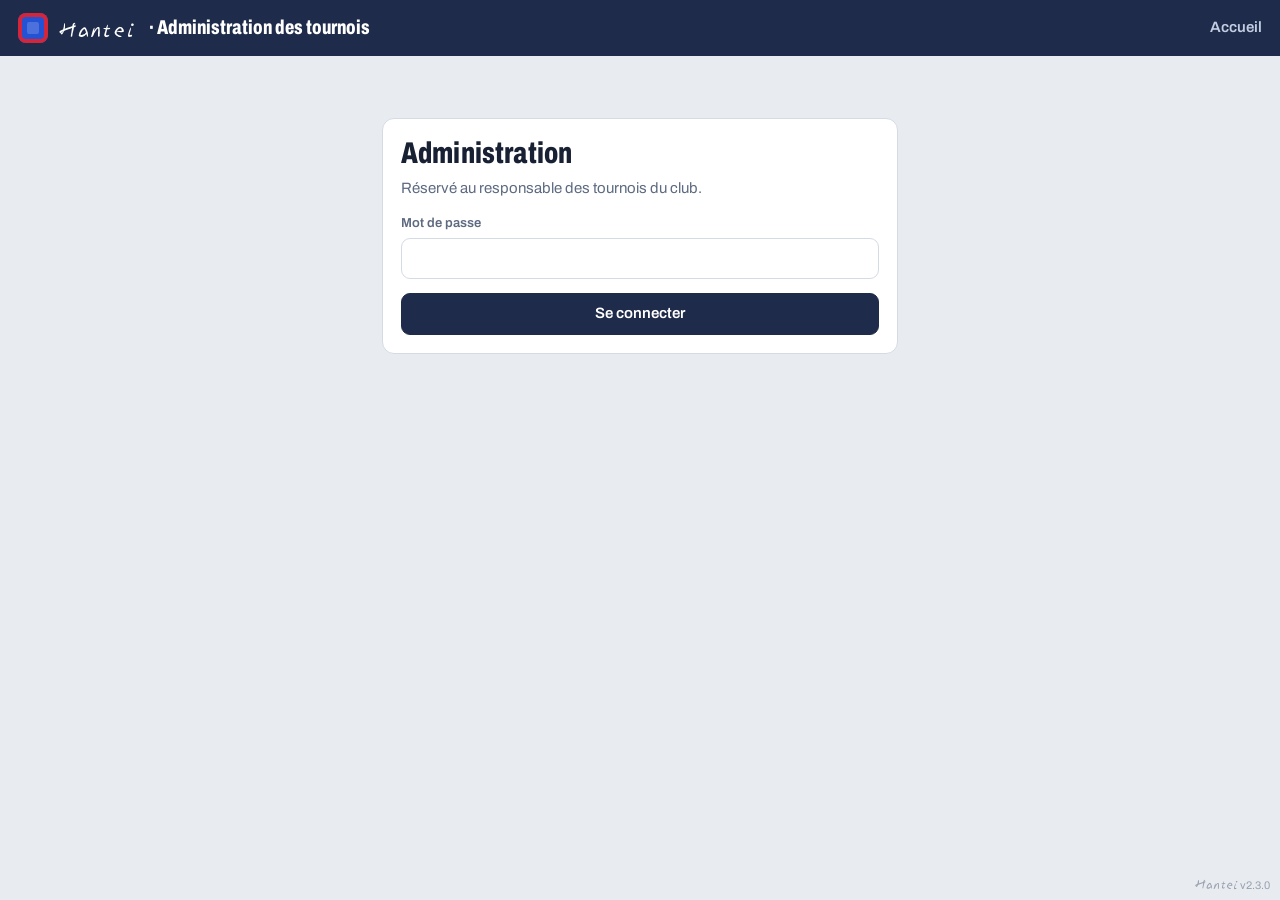
<file: v2/admin.html>
<!DOCTYPE html>
<html lang="fr">
<head>
<meta charset="utf-8">
<meta name="viewport" content="width=device-width, initial-scale=1">
<title>Administration – Hantei</title>
<link rel="stylesheet" href="assets/app.css">
</head>
<body class="page">
<header class="topnav">
  <span class="brand"><span class="mark" aria-hidden="true"></span><span class="brushname" style="font-size:22px">Hantei</span>&nbsp;· Administration des tournois</span>
  <span class="spacer"></span>
  <a href="index.html">Accueil</a>
  <button class="btn sm ghost" id="logout" hidden>Déconnexion</button>
</header>

<main class="narrow" id="loginBox">
  <form class="card stack" id="loginForm">
    <h1>Administration</h1><p class="muted" style="margin:-6px 0 0">Réservé au responsable des tournois du club.</p>
    <label>Mot de passe<input type="password" id="pw" autocomplete="current-password" required></label>
    <button class="btn primary">Se connecter</button>
    <div class="err" id="loginErr"></div>
  </form>
</main>

<main class="wide" id="app" hidden>
  <section class="card">
    <h2 style="margin-top:0">Créer un tournoi</h2>
    <form id="createForm">
      <div class="formgrid">
        <label>Nom<input name="name" required placeholder="ex. Coupe de Noël 2026"></label>
        <label>Date<input name="date" type="date"></label>
        <label>Lieu<input name="place" placeholder="Salle de sport, ville"></label>
        <label>Nombre de tatamis<input name="tatamis" type="number" min="1" max="20" value="2" required></label>
        <label>Code organisateur (4 car. min.)<input name="pin_orga" required minlength="4" autocomplete="off"></label>
        <label>Code des tables (4 car. min.)<input name="pin_table" required minlength="4" autocomplete="off"></label>
      </div>
      <div class="privacy">
        <h3>Protection des données personnelles (RGPD / nLPD)</h3>
        <p>Ce tournoi va enregistrer, sur la base MySQL du club, des <b>données personnelles</b> sur les compétiteurs : nom et prénom, club, sexe, âge, poids, grade, catégorie, équipes et résultats des combats. Beaucoup de compétiteurs sont <b>mineurs</b>.</p>
        <ul>
          <li><b>But</b> : uniquement l'organisation du tournoi (pools, tableaux, affichage sur les tatamis), la publication des résultats et l'impression des diplômes.</li>
          <li><b>Ce qui est public</b> : la page « Résultats en direct » montre seulement le <b>nom, le club et les résultats</b> (jamais l'âge, le poids ni le grade) à toute personne qui a la clé du tournoi.</li>
          <li><b>Stockage</b> : sur le serveur du club ; accès protégé par les codes organisateur et tables. Ne partagez ces codes qu'avec les personnes qui en ont besoin.</li>
          <li><b>Information</b> : les compétiteurs (ou leurs parents pour les mineurs) doivent être informés lors de l'inscription que ces données sont utilisées et que les résultats sont publiés. Un texte prêt à l'emploi est disponible sur la page <a href="confidentialite.html" target="_blank">Protection des données</a>.</li>
          <li><b>Droits</b> : toute personne peut demander à consulter, corriger ou supprimer ses données au contact ci-dessous. L'organisation peut supprimer un compétiteur, ou toutes les données du tournoi (onglet « Sauvegarde et export »).</li>
          <li><b>Durée</b> : effacez les données personnelles quand elles ne sont plus utiles (exportez d'abord les résultats si vous voulez garder une trace).</li>
        </ul>
        <div class="formgrid">
          <label>Responsable (club ou personne)<input name="privacy_organizer" placeholder="ex. Karaté Club Lausanne"></label>
          <label>Contact protection des données *<input name="privacy_contact" required placeholder="ex. info@club.ch"></label>
          <label>Conservation prévue
            <select name="privacy_retention">
              <option value="3 mois">3 mois après le tournoi</option>
              <option value="6 mois">6 mois après le tournoi</option>
              <option value="12 mois" selected>12 mois après le tournoi</option>
              <option value="24 mois">24 mois après le tournoi</option>
            </select>
          </label>
        </div>
        <label class="check"><input type="checkbox" name="privacy_ok" value="1" required> J'ai lu cet avis. Je confirme que le club informera les participants, qu'il utilisera ces données seulement pour ce tournoi et qu'il les effacera à la fin de la durée de conservation.</label>
      </div>
      <button class="btn primary">Créer le tournoi</button>
      <span class="ok" id="createMsg"></span>
    </form>
  </section>

  <section class="card" style="margin-top:14px">
    <div class="ctools"><h2 style="margin:0">Tournois</h2><div class="spacer" style="flex:1"></div>
      <label class="f"><input type="checkbox" id="showArchived" checked> afficher les archivés</label></div>
    <table class="tablelist">
      <thead><tr><th>Date</th><th>Tournoi</th><th>Clé</th><th>Tatamis</th><th>Compét.</th><th>Pools</th><th>Combats</th><th>Statut</th><th></th></tr></thead>
      <tbody id="list"></tbody>
    </table>
  </section>

  <section class="card" style="margin-top:14px">
    <h2 style="margin-top:0">Mot de passe super-admin</h2>
    <form id="pwForm" class="ctools">
      <input type="password" id="newPw" placeholder="Nouveau mot de passe (8 car. min.)" minlength="8" required autocomplete="new-password" style="padding:8px;border:1px solid var(--line);border-radius:7px">
      <button class="btn sm">Changer</button><span class="ok" id="pwMsg"></span>
    </form>
  </section>
</main>

<script src="assets/api.js"></script>
<script>
(() => {
  const S_ID = '__admin';
  const esc = s => String(s ?? '').replace(/[&<>"']/g, c => ({'&':'&amp;','<':'&lt;','>':'&gt;','"':'&quot;',"'":'&#39;'}[c]));
  let rows = [];
  async function start(){
    const s = Sess.get(S_ID);
    if (s){ Api.token = s.token; try { await refresh(); show(true); return; } catch(e){ Sess.set(S_ID, null); } }
    show(false);
  }
  function show(on){ $id('loginBox').hidden = on; $id('app').hidden = !on; $id('logout').hidden = !on; }
  $id('loginForm').addEventListener('submit', async e => {
    e.preventDefault(); $id('loginErr').textContent = '';
    try { const r = await Api.call('admin_login', { password: $id('pw').value }); Api.token = r.token; Sess.set(S_ID, { token: r.token, role:'admin', at: Date.now() }); await refresh(); show(true); }
    catch(err){ $id('loginErr').textContent = err.message; }
  });
  $id('logout').addEventListener('click', async () => { try { await Api.call('logout'); } catch(e){} Sess.set(S_ID, null); location.reload(); });

  async function refresh(){
    const r = await Api.call('admin_list'); rows = r.tournaments; render();
  }
  function render(){
    const showA = $id('showArchived').checked;
    const list = rows.filter(t => showA || t.status !== 'archived');
    $id('list').innerHTML = list.length ? list.map(t => `<tr>
      <td>${t.tdate ? new Date(t.tdate + 'T12:00').toLocaleDateString('fr-CH') : '–'}</td>
      <td><b>${esc(t.name)}</b><br><small class="muted">${esc(t.place)}</small></td>
      <td><span class="keytag">${esc(t.tkey)}</span></td>
      <td>${t.tatamis}</td><td>${t.n_comp}</td><td>${t.n_pools}</td><td>${t.n_results}</td>
      <td>${t.status === 'archived' ? '<span class="pill grey">Archivé</span>' : '<span class="pill green">Actif</span>'}</td>
      <td class="acts">
        <button class="btn sm primary" data-a="enter" data-id="${t.id}">Ouvrir</button>
        <a class="btn sm" href="public.html#${esc(t.tkey)}" target="_blank">Public</a>
        <button class="btn sm" data-a="edit" data-id="${t.id}">Modifier</button>
        <button class="btn sm" data-a="${t.status === 'archived' ? 'unarchive' : 'archive'}" data-id="${t.id}">${t.status === 'archived' ? 'Réactiver' : 'Archiver'}</button>
        <button class="btn sm danger" data-a="del" data-id="${t.id}" title="Supprimer définitivement">✕</button>
      </td></tr>`).join('') : '<tr><td colspan="9" class="empty">Aucun tournoi pour l\'instant.</td></tr>';
  }
  $id('showArchived').addEventListener('change', render);

  $id('createForm').addEventListener('submit', async e => {
    e.preventDefault();
    const fd = Object.fromEntries(new FormData(e.target));
    try {
      const r = await Api.call('admin_create', fd);
      e.target.reset(); e.target.elements.tatamis.value = 2;
      $id('createMsg').innerHTML = `Tournoi créé – clé : <span class="keytag">${esc(r.key)}</span>`;
      await refresh();
    } catch(err){ alert(err.message); }
  });

  $id('list').addEventListener('click', async e => {
    const b = e.target.closest('[data-a]'); if (!b) return;
    const t = rows.find(x => x.id == b.dataset.id); if (!t) return;
    try {
      if (b.dataset.a === 'enter'){
        const r = await Api.call('admin_enter', { id: t.id });
        Sess.set(`${r.key}/orga`, { key: r.key, token: r.token, role:'orga', name: t.name, at: Date.now() });
        location.href = 'orga.html#' + r.key;
      } else if (b.dataset.a === 'archive' || b.dataset.a === 'unarchive'){
        await Api.call('admin_update', { id: t.id, status: b.dataset.a === 'archive' ? 'archived' : 'active' }); await refresh();
      } else if (b.dataset.a === 'edit'){
        const name = prompt('Nom du tournoi', t.name); if (name === null) return;
        const date = prompt('Date (AAAA-MM-JJ)', t.tdate || ''); if (date === null) return;
        const place = prompt('Lieu', t.place || ''); if (place === null) return;
        const tatamis = prompt('Nombre de tatamis', t.tatamis); if (tatamis === null) return;
        const po = prompt('Nouveau code organisateur (laisser vide pour ne pas changer)', ''); if (po === null) return;
        const pt = prompt('Nouveau code des tables (laisser vide pour ne pas changer)', ''); if (pt === null) return;
        await Api.call('admin_update', { id: t.id, name, date, place, tatamis, pin_orga: po, pin_table: pt }); await refresh();
      } else if (b.dataset.a === 'del'){
        const k = prompt(`Suppression DÉFINITIVE de « ${t.name} » et de tous ses résultats.\nPour confirmer, tapez la clé du tournoi (${t.tkey}) :`);
        if (!k) return;
        await Api.call('admin_delete', { id: t.id, confirm_key: k }); await refresh();
      }
    } catch(err){ alert(err.message); }
  });

  $id('pwForm').addEventListener('submit', async e => {
    e.preventDefault();
    try { await Api.call('admin_password', { password: $id('newPw').value }); $id('newPw').value = ''; $id('pwMsg').textContent = 'Mot de passe modifié.'; }
    catch(err){ alert(err.message); }
  });
  start();
})();
</script>
</body>
</html>
</file>
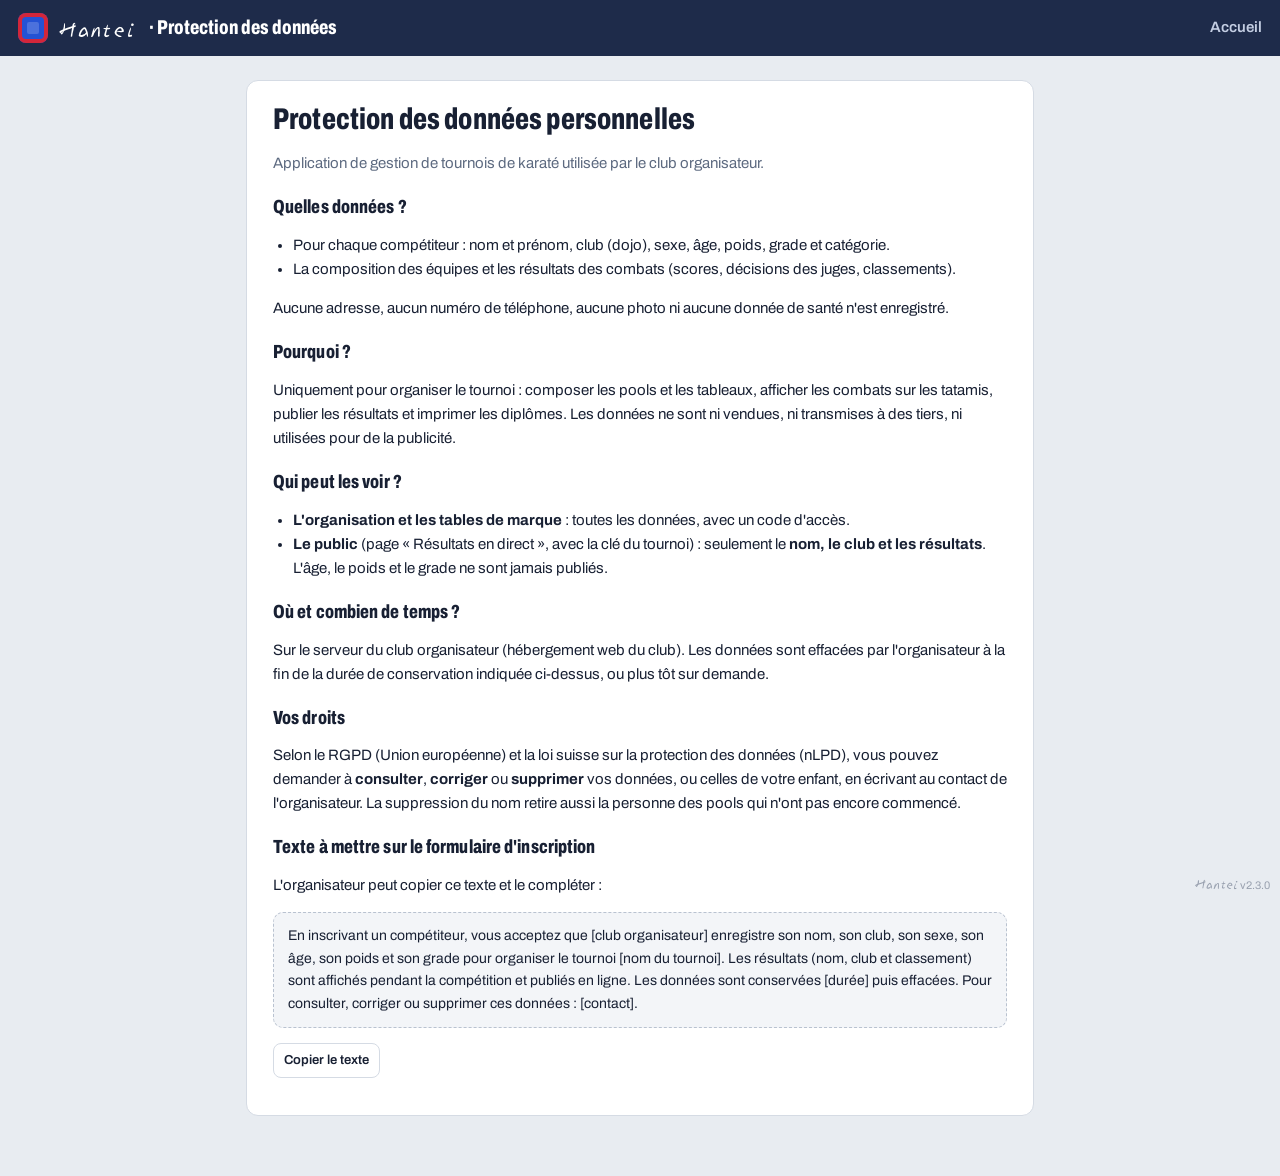
<file: v2/confidentialite.html>
<!DOCTYPE html>
<html lang="fr">
<head>
<meta charset="utf-8">
<meta name="viewport" content="width=device-width, initial-scale=1">
<title>Protection des données – Hantei</title>
<link rel="stylesheet" href="assets/app.css">
<style>
  .legal{max-width:820px;margin:24px auto;padding:0 16px 60px;line-height:1.6;font-size:15px}
  .legal .card{padding:22px 26px}
  .legal h1{margin-top:0}
  .legal h2{font-size:19px;margin:22px 0 6px}
  .legal ul{padding-left:20px}
  .legal .tpl{background:var(--sunk);border:1px dashed #b9c2d0;border-radius:10px;padding:12px 14px;font-size:14px;white-space:pre-wrap}
  .legal .who{background:#f5f7ff;border:1px solid #c7d2fe;border-radius:10px;padding:10px 14px}
</style>
</head>
<body class="page">
<header class="topnav">
  <span class="brand"><span class="mark" aria-hidden="true"></span><span class="brushname" style="font-size:22px">Hantei</span>&nbsp;· Protection des données</span>
  <span class="spacer"></span>
  <a href="index.html">Accueil</a>
</header>
<main class="legal">
  <div class="card">
    <h1>Protection des données personnelles</h1>
    <p class="muted" id="tName">Application de gestion de tournois de karaté utilisée par le club organisateur.</p>
    <div class="who" id="who" hidden></div>

    <h2>Quelles données ?</h2>
    <ul>
      <li>Pour chaque compétiteur : nom et prénom, club (dojo), sexe, âge, poids, grade et catégorie.</li>
      <li>La composition des équipes et les résultats des combats (scores, décisions des juges, classements).</li>
    </ul>
    <p>Aucune adresse, aucun numéro de téléphone, aucune photo ni aucune donnée de santé n'est enregistré.</p>

    <h2>Pourquoi ?</h2>
    <p>Uniquement pour organiser le tournoi : composer les pools et les tableaux, afficher les combats sur les tatamis, publier les résultats et imprimer les diplômes. Les données ne sont ni vendues, ni transmises à des tiers, ni utilisées pour de la publicité.</p>

    <h2>Qui peut les voir ?</h2>
    <ul>
      <li><b>L'organisation et les tables de marque</b> : toutes les données, avec un code d'accès.</li>
      <li><b>Le public</b> (page « Résultats en direct », avec la clé du tournoi) : seulement le <b>nom, le club et les résultats</b>. L'âge, le poids et le grade ne sont jamais publiés.</li>
    </ul>

    <h2>Où et combien de temps ?</h2>
    <p>Sur le serveur du club organisateur (hébergement web du club). Les données sont effacées par l'organisateur à la fin de la durée de conservation indiquée ci-dessus, ou plus tôt sur demande.</p>

    <h2>Vos droits</h2>
    <p>Selon le RGPD (Union européenne) et la loi suisse sur la protection des données (nLPD), vous pouvez demander à <b>consulter</b>, <b>corriger</b> ou <b>supprimer</b> vos données, ou celles de votre enfant, en écrivant au contact de l'organisateur. La suppression du nom retire aussi la personne des pools qui n'ont pas encore commencé.</p>

    <h2>Texte à mettre sur le formulaire d'inscription</h2>
    <p>L'organisateur peut copier ce texte et le compléter :</p>
    <div class="tpl" id="tpl">En inscrivant un compétiteur, vous acceptez que [club organisateur] enregistre son nom, son club, son sexe, son âge, son poids et son grade pour organiser le tournoi [nom du tournoi]. Les résultats (nom, club et classement) sont affichés pendant la compétition et publiés en ligne. Les données sont conservées [durée] puis effacées. Pour consulter, corriger ou supprimer ces données : [contact].</div>
    <p><button class="btn sm" id="copyTpl">Copier le texte</button></p>
  </div>
</main>
<script src="assets/api.js"></script>
<script>
(async () => {
  const key = fmtKey(decodeURIComponent(location.hash.slice(1)));
  $id('copyTpl').addEventListener('click', async () => { try { await navigator.clipboard.writeText($id('tpl').textContent); toast('Texte copié.'); } catch(e){ toast('Sélectionnez le texte et copiez-le.'); } });
  if (key.length < 9) return;
  try {
    const r = await Api.call('info', { key });
    const t = r.tournament, p = r.privacy || {};
    const esc = s => String(s ?? '').replace(/[&<>"']/g, c => ({ '&':'&amp;', '<':'&lt;', '>':'&gt;', '"':'&quot;', "'":'&#39;' })[c]);
    $id('tName').textContent = `Tournoi : ${t.name}${t.place ? ' – ' + t.place : ''}${t.date ? ' – ' + t.date.split('-').reverse().join('.') : ''}`;
    if (p.contact || p.organizer){
      $id('who').hidden = false;
      $id('who').innerHTML = `${p.organizer ? 'Responsable : <b>' + esc(p.organizer) + '</b><br>' : ''}${p.contact ? 'Contact : <b>' + esc(p.contact) + '</b><br>' : ''}${p.retention ? 'Conservation : <b>' + esc(p.retention) + '</b> après le tournoi' : ''}`;
    }
    $id('tpl').textContent = $id('tpl').textContent.replace('[club organisateur]', p.organizer || '[club organisateur]').replace('[nom du tournoi]', t.name)
      .replace('[durée]', p.retention ? p.retention + ' après le tournoi' : '[durée]').replace('[contact]', p.contact || '[contact]');
  } catch(e){}
})();
</script>
</body>
</html>
</file>
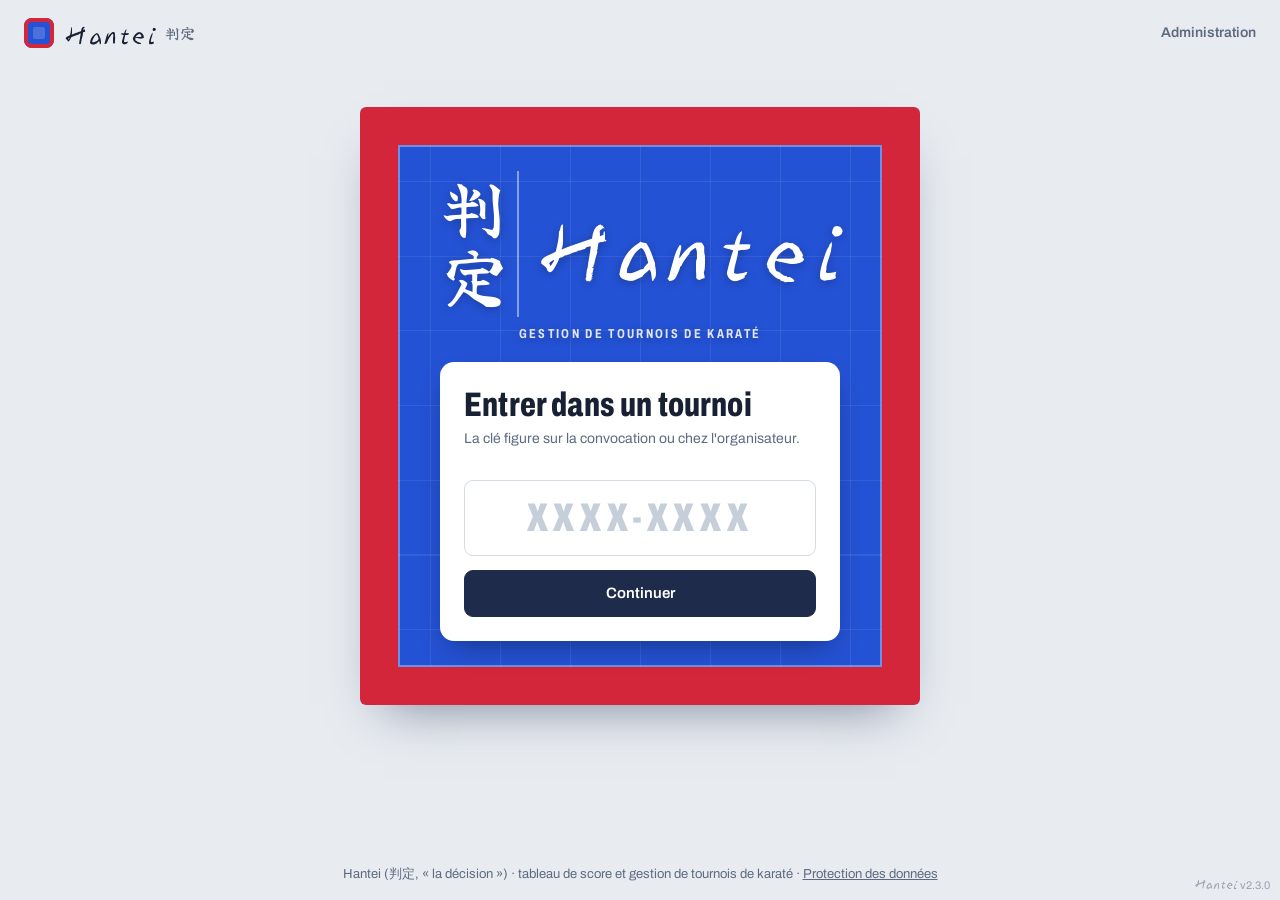
<file: v2/diplomas.html>
<!DOCTYPE html>
<html lang="fr">
<head>
<meta charset="utf-8">
<meta name="viewport" content="width=device-width, initial-scale=1">
<title>Diplômes – Hantei</title>
<link rel="stylesheet" href="assets/app.css">
<link rel="stylesheet" href="assets/diplomas.css">
</head>
<body>
<div id="screen">
  <header class="topnav">
    <span class="brand"><span class="mark" aria-hidden="true"></span><span id="brand">Diplômes</span></span>
    <span class="spacer"></span>
    <span class="ok" id="saveState" style="color:#BDF0D3"></span>
    <a href="#" id="back">Retour à l'organisation</a>
  </header>

  <div class="dstudio">
    <aside class="dpanel">
      <section>
        <h3>Diplômes à imprimer</h3>
        <div class="dpools" id="dPools"></div>
        <label class="checkline"><input type="checkbox" id="dUnfinished"> Inclure les pools pas encore terminés</label>
        <div class="dkinds">
          <label class="checkline"><input type="checkbox" data-kind="first" checked> 1re place</label>
          <label class="checkline"><input type="checkbox" data-kind="second" checked> 2e place</label>
          <label class="checkline"><input type="checkbox" data-kind="third" checked> 3e place</label>
          <label class="checkline"><input type="checkbox" data-kind="part" checked> Participation</label>
        </div>
        <label>Diplôme de participation pour
          <select id="dPartFor"><option value="others">les compétiteurs sans médaille</option><option value="all">tous les compétiteurs</option></select>
        </label>
        <button class="btn primary" id="dPrint" style="width:100%;padding:12px">Imprimer ou enregistrer en PDF</button>
        <p class="hint" id="dCount" style="margin:0"></p>
      </section>

      <section>
        <h3>Mise en page</h3>
        <label>Cadre
          <select data-c="frame"><option value="tatami">Tatami (bandes rouge et bleue)</option><option value="classic">Classique (double filet)</option><option value="plain">Sobre (filet simple)</option></select>
        </label>
        <div class="two">
          <label>Couleur principale<input type="color" data-c="accent"></label>
          <label>Couleur d'accent<input type="color" data-c="gold"></label>
        </div>
        <label>Logo
          <span class="logorow"><label class="btn sm">Choisir une image…<input type="file" id="dLogo" accept="image/*" hidden></label><button class="btn sm danger" id="dLogoDel">Retirer</button></span>
        </label>
        <label>Taille du logo <input type="range" min="12" max="45" step="1" data-c="logoH"></label>
        <label>Ligne d'en-tête<input data-c="org" placeholder="ex. Karaté Club Delémont"></label>
        <label class="checkline"><input type="checkbox" data-c="medal"> Médaille avec le rang (1re, 2e, 3e place)</label>
      </section>

      <section>
        <h3>Textes</h3>
        <div class="tabs" id="dTypeTabs">
          <button data-t="first" class="on">1re</button><button data-t="second">2e</button><button data-t="third">3e</button><button data-t="part">Participation</button>
        </div>
        <label>Titre<input data-tt="title"></label>
        <label>Mention du rang<input data-tt="rank"></label>
        <label>Phrase<textarea data-tt="text" rows="3"></textarea></label>
        <label>Avant le nom<input data-c="intro"></label>
        <label>Pied de page<input data-c="footer"></label>
        <p class="hint" style="margin:0">Champs : {nom} {club} {pool} {rang} {tournoi} {date} {lieu}</p>
      </section>

      <section>
        <h3>Signatures</h3>
        <div class="two"><label>Nom<input data-sign="0.name"></label><label>Fonction<input data-sign="0.role"></label></div>
        <div class="two"><label>Nom<input data-sign="1.name"></label><label>Fonction<input data-sign="1.role"></label></div>
        <p class="hint" style="margin:0">Laissez les deux champs vides pour masquer une signature.</p>
      </section>
    </aside>

    <main class="dview">
      <div class="dpick"><select id="dWho"></select><span class="hint" id="dWhoHint"></span></div>
      <div class="dsheet" id="dSheet"></div>
    </main>
  </div>
</div>
<div id="printArea"></div>
<script src="assets/api.js"></script>
<script src="assets/core.js"></script>
<script src="assets/diplomas.js"></script>
</body>
</html>
</file>
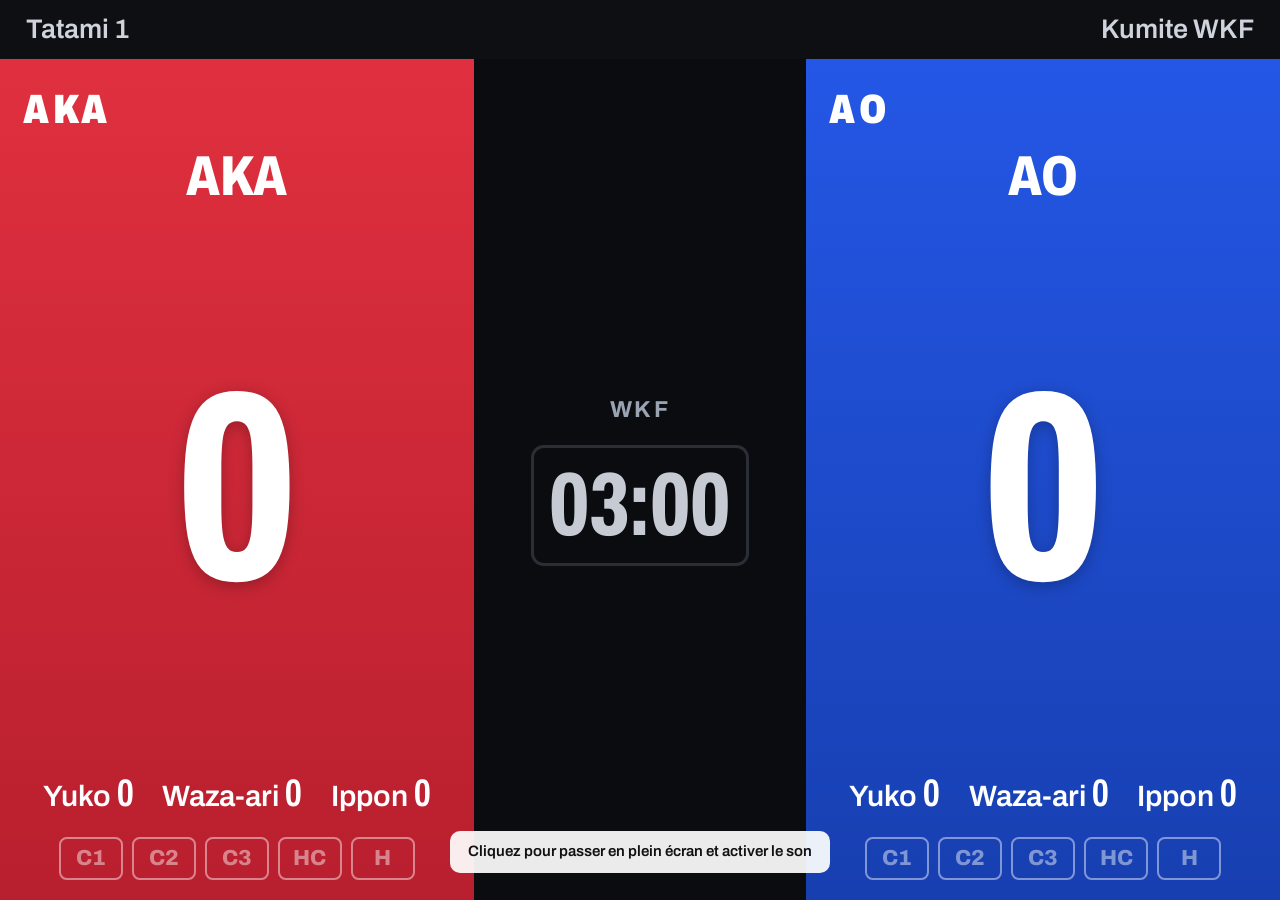
<file: v2/display.html>
<!DOCTYPE html>
<html lang="fr">
<head>
<meta charset="utf-8">
<meta name="viewport" content="width=device-width, initial-scale=1">
<title>Écran tatami – Hantei</title>
<link rel="stylesheet" href="assets/app.css">
</head>
<body class="is-display">
<div id="display">
  <div class="d-wrap" id="displayRoot"></div>
  <div class="d-hint" id="dHint">Cliquez pour passer en plein écran et activer le son</div>
</div>
<script src="assets/core.js"></script>
<script>
(() => {
  // display.html#CLE/TATAMI : reçoit l'état de la table de marque ouverte sur le même PC
  const [key, tat] = decodeURIComponent(location.hash.slice(1)).split('/');
  const STORE = `kumite2.state.${key}.t${tat}`;
  document.title = `Tatami ${tat} – écran`;
  openChannel(`kumite-${key}-t${tat}`);
  setSoundFileSource(kind => { try { return (JSON.parse(localStorage.getItem(`kumite2.sounds.${key}`)) || {})[kind]; } catch(e){ return null; } });
  try { const s = JSON.parse(localStorage.getItem(STORE)); if (s) state = normalizeState(s); } catch(e){}
  const board = createBoard(document.getElementById('displayRoot'));
  const hint = document.getElementById('dHint');
  function goFull(){ const el = document.documentElement; if (el.requestFullscreen) el.requestFullscreen().catch(()=>{}); }
  hint.addEventListener('click', () => { goFull(); audio(); hint.style.opacity = 0; setTimeout(() => hint.remove(), 600); });
  document.addEventListener('dblclick', () => { if (document.fullscreenElement) document.exitFullscreen(); else goFull(); });
  if (chan) chan.onmessage = e => {
    const m = e.data; if (!m) return;
    if (m.type === 'state'){ state = normalizeState(m.state); board.render(); }
    if (m.type === 'sound') playLocal(m.kind);
    if (m.type === 'call') playCall(m.text);
  };
  window.addEventListener('storage', e => { if (e.key === STORE && e.newValue){ try { state = normalizeState(JSON.parse(e.newValue)); board.render(); } catch(_){} } });
  (function loop(){ board.renderClock(); requestAnimationFrame(loop); })();
  board.render();
  broadcast({ type:'hello' });
})();
</script>
</body>
</html>
</file>
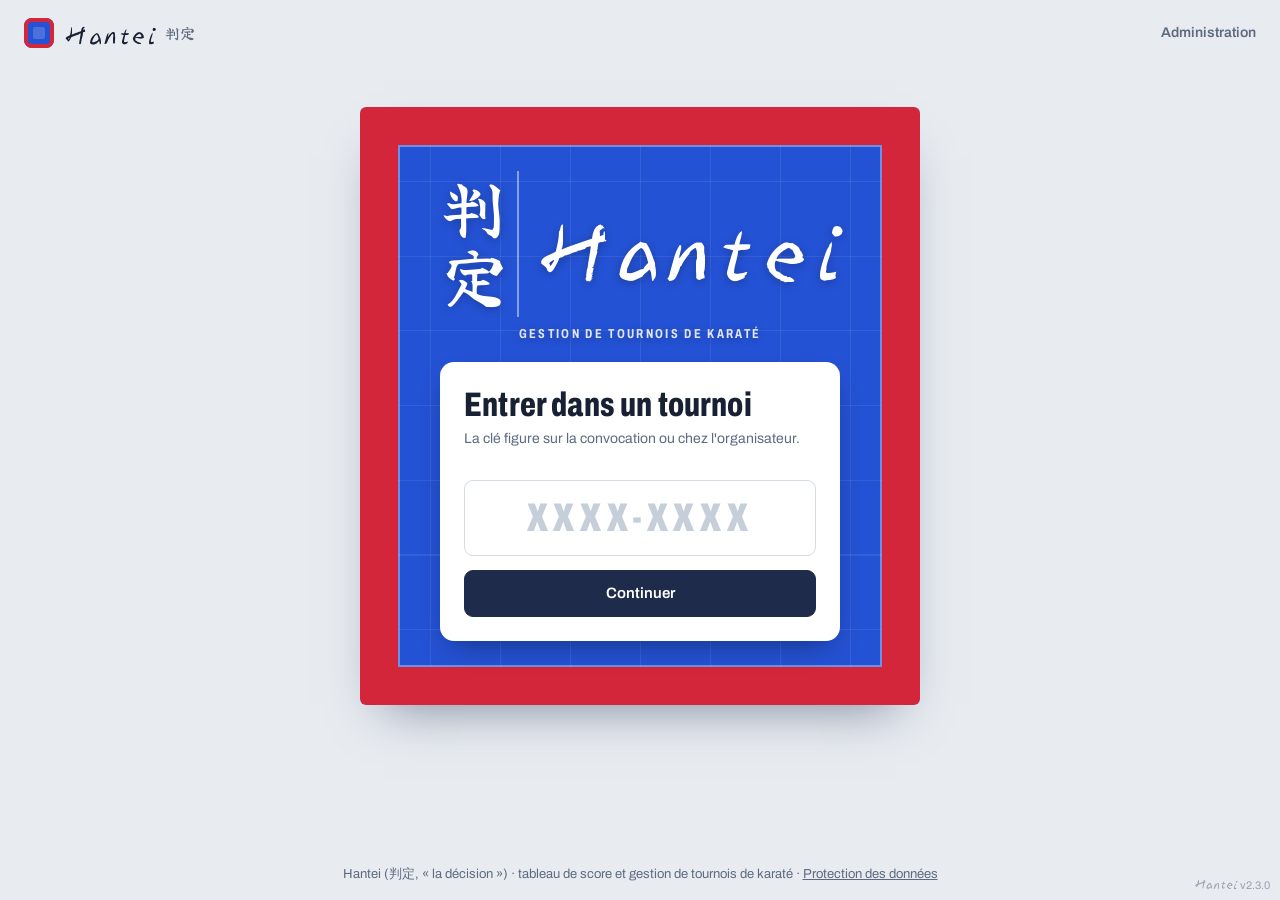
<file: v2/orga.html>
<!DOCTYPE html>
<html lang="fr">
<head>
<meta charset="utf-8">
<meta name="viewport" content="width=device-width, initial-scale=1">
<title>Organisation – Hantei</title>
<link rel="stylesheet" href="assets/app.css">
</head>
<body>
<div class="app">
  <aside class="side">
    <a class="brandmark" href="index.html"><span class="mark" aria-hidden="true"></span><span class="brushname">Hantei</span></a>
    <div class="tinfo">
      <div class="tn" id="brand">Organisation</div>
      <div class="row"><span class="keytag" id="keyTag"></span><span class="net wait" id="net">Connexion…</span></div>
    </div>
    <nav class="tabs" aria-label="Sections">
      <button data-tab="overview" class="on"><svg viewBox="0 0 24 24" fill="none" stroke="currentColor" stroke-width="2" stroke-linecap="round" stroke-linejoin="round"><rect x="3" y="4" width="18" height="12" rx="2"/><path d="M8 20h8M12 16v4"/></svg>Tatamis</button>
      <button data-tab="comp"><svg viewBox="0 0 24 24" fill="none" stroke="currentColor" stroke-width="2" stroke-linecap="round" stroke-linejoin="round"><circle cx="9" cy="8" r="3.5"/><path d="M2.5 20c.8-3.6 3.4-5.5 6.5-5.5s5.7 1.9 6.5 5.5"/><circle cx="17.5" cy="9" r="2.5"/><path d="M16.5 14.6c2.6.2 4.4 1.9 5 5.4"/></svg>Compétiteurs <span id="compCount" class="pill"></span></button>
      <button data-tab="pool"><svg viewBox="0 0 24 24" fill="none" stroke="currentColor" stroke-width="2" stroke-linecap="round" stroke-linejoin="round"><path d="M4 5h6v5H4zM4 14h6v5H4z"/><path d="M10 7.5h4v9h-4M14 12h6"/></svg>Pools <span id="poolCount" class="pill"></span></button>
      <button data-tab="results"><svg viewBox="0 0 24 24" fill="none" stroke="currentColor" stroke-width="2" stroke-linecap="round" stroke-linejoin="round"><path d="M8 4h8v5a4 4 0 0 1-8 0z"/><path d="M8 6H5a3 3 0 0 0 3 4M16 6h3a3 3 0 0 1-3 4M12 13v4M8.5 20h7"/></svg>Résultats</button>
      <a id="dipLink" href="#"><svg viewBox="0 0 24 24" fill="none" stroke="currentColor" stroke-width="2" stroke-linecap="round" stroke-linejoin="round"><rect x="3" y="5" width="18" height="12" rx="1.5"/><circle cx="12" cy="17" r="3"/><path d="M10.5 19.5 10 23l2-1 2 1-.5-3.5M7 9h10"/></svg>Diplômes</a>
      <button data-tab="settings"><svg viewBox="0 0 24 24" fill="none" stroke="currentColor" stroke-width="2" stroke-linecap="round" stroke-linejoin="round"><path d="M4 7h10M18 7h2M4 17h4M12 17h8"/><circle cx="16" cy="7" r="2"/><circle cx="10" cy="17" r="2"/></svg>Paramètres</button>
      <button data-tab="backup"><svg viewBox="0 0 24 24" fill="none" stroke="currentColor" stroke-width="2" stroke-linecap="round" stroke-linejoin="round"><path d="M12 4v11M7.5 10.5 12 15l4.5-4.5"/><path d="M4 17v3h16v-3"/></svg>Sauvegarde et export</button>
    </nav>
    <div class="foot">
      <a href="#" id="pubLink" target="_blank"><svg viewBox="0 0 24 24" fill="none" stroke="currentColor" stroke-width="2" stroke-linecap="round" stroke-linejoin="round"><rect x="6" y="2" width="12" height="20" rx="2.5"/><path d="M11 18h2"/></svg>Page publique</a>
      <button id="copyLink" title="Copier le lien à envoyer aux tables de marque"><svg viewBox="0 0 24 24" fill="none" stroke="currentColor" stroke-width="2" stroke-linecap="round" stroke-linejoin="round"><path d="M10 14a4.5 4.5 0 0 0 6.4 0l3-3a4.5 4.5 0 0 0-6.4-6.4l-1 1"/><path d="M14 10a4.5 4.5 0 0 0-6.4 0l-3 3a4.5 4.5 0 0 0 6.4 6.4l1-1"/></svg>Copier le lien des tables</button>
      <button id="logout"><svg viewBox="0 0 24 24" fill="none" stroke="currentColor" stroke-width="2" stroke-linecap="round" stroke-linejoin="round"><path d="M15 4h4v16h-4M10 8l-4 4 4 4M6 12h10"/></svg>Déconnexion</button>
    </div>
  </aside>

  <div>
    <div class="archivebar" id="archived" hidden>Ce tournoi est archivé : il est en lecture seule.</div>
    <main class="main">

    <div data-pane="overview">
      <div class="phead"><div><h1>Tatamis</h1><p>Ce qui se passe sur chaque tatami, en direct.</p></div></div>
      <div class="minis" id="minis"></div>
      <h2>Ordre des pools par tatami</h2>
      <p class="hint" style="margin-top:-6px">Chaque table enchaîne ses pools dans cet ordre et les voit apparaître automatiquement.</p>
      <div class="tatcol" id="tatcol"></div>
    </div>

    <div data-pane="comp" hidden>
      <div class="phead"><div><h1>Compétiteurs</h1><p>Inscriptions et pesée. Les pools automatiques se mettent à jour à chaque modification.</p></div>
        <span class="spacer"></span>
        <label class="btn">Importer un CSV…<input type="file" id="csvFile" accept=".csv,.txt,text/csv" hidden></label>
        <button class="btn" id="dlTemplate">Modèle CSV</button>
      </div>
      <form class="addform" id="addForm">
        <input name="name" placeholder="Nom et prénom" required>
        <input name="dojo" placeholder="Dojo / club">
        <select name="sex" title="Sexe"><option value="">Sexe</option><option value="F">F</option><option value="M">M</option></select>
        <input name="age" class="sm" type="number" min="3" max="99" placeholder="Âge">
        <input name="weight" class="sm" type="number" min="10" max="200" step="0.1" placeholder="kg">
        <select name="grade" id="fGrade" title="Grade"></select>
        <input name="category" class="sm" placeholder="Catégorie">
        <button class="btn primary" id="addBtn">Ajouter</button>
        <button type="button" class="btn" id="cancelEdit" hidden>Annuler</button>
      </form>
      <div class="card">
        <div class="ctools">
          <input type="search" id="search" placeholder="Rechercher un nom, un club, un grade…">
          <span class="msg" id="compMsg"></span>
          <span class="spacer"></span>
          <button class="btn sm danger" id="clearList">Vider la liste</button>
        </div>
        <table>
          <thead><tr><th>Nom</th><th>Dojo</th><th>Sexe</th><th>Âge</th><th>Poids</th><th>Grade</th><th>Catégorie</th><th></th></tr></thead>
          <tbody id="compBody"></tbody>
        </table>
      </div>

      <div class="phead" style="margin-top:30px"><div><h2 style="margin:0">Équipes <small class="muted" id="teamCount"></small></h2><p>Pour le kata et le kumite par équipe. Une équipe Kata ne peut aller que dans un pool « Kata par équipe », une équipe Kumite que dans un pool « Kumite par équipe ».</p></div>
        <span class="spacer"></span><button class="btn primary" id="tmNew">Nouvelle équipe</button></div>
      <div class="editor" id="teamEditor" hidden>
        <h4 id="tmTitle">Nouvelle équipe</h4>
        <div class="egrid">
          <label>Nom de l'équipe<input id="tmName" placeholder="ex. KC Lausanne 1"></label>
          <label>Type
            <select id="tmKind"><option value="kata">Kata</option><option value="kumite">Kumite</option></select>
          </label>
          <label>Dojo / club<input id="tmDojo"></label>
          <label>Sexe
            <select id="tmSex"><option value="">–</option><option value="F">Femmes / filles</option><option value="M">Hommes / garçons</option><option value="X">Mixte</option></select>
          </label>
          <label>Catégorie<input id="tmCat" placeholder="ex. U16"></label>
        </div>
        <div class="ctools">
          <b>Membres</b> <span class="muted" id="tmInfo"></span>
          <input type="search" id="tmSearch" placeholder="Filtrer les compétiteurs…">
          <label class="f" style="flex-direction:row;gap:6px"><input type="checkbox" id="tmSameDojo" checked> seulement le même dojo</label>
        </div>
        <div class="pchecks" id="tmChecks"></div>
        <div class="trow" style="justify-content:flex-start">
          <button class="btn primary" id="tmSave">Enregistrer l'équipe</button>
          <button class="btn" id="tmCancel">Annuler</button>
        </div>
      </div>
      <div class="card">
        <table>
          <thead><tr><th>Équipe</th><th>Type</th><th>Dojo</th><th>Sexe</th><th>Catégorie</th><th>Membres</th><th></th></tr></thead>
          <tbody id="teamBody"></tbody>
        </table>
      </div>
    </div>

    <div data-pane="pool" hidden>
      <div class="phead"><div><h1>Pools</h1><p>Créez les pools et attribuez-les à un tatami. Les tables les lancent le jour J.</p></div>
        <span class="spacer"></span><button class="btn primary" id="pNew">Nouveau pool</button></div>
      <div id="poolWarn"></div>
        <div class="editor" id="poolEditor" hidden>
          <h4 id="eTitle">Nouveau pool</h4>
          <div class="pwarn" id="eLocked" hidden>Ce pool a déjà des résultats : la liste des compétiteurs est figée. Seuls le nom, le mode et le classement peuvent être modifiés.</div>
          <div class="egrid">
            <label>Discipline
              <select id="eDisc"><option value="kumite">Kumite individuel</option><option value="kata">Kata individuel</option><option value="kata_team">Kata par équipe</option><option value="kumite_team">Kumite par équipe</option></select>
            </label>
            <label>Nom du pool<input id="eName" placeholder="ex. U12 Filles -30 kg"></label>
            <label>Type
              <select id="eType"><option value="auto">Automatique (critères)</option><option value="manual">Manuel (je choisis)</option></select>
            </label>
            <label>Tatami<select id="eTatami"></select></label>
            <label id="eModeWrap"><span id="eModeLbl">Mode de combat</span>
              <select id="eMode"><option value="wkf">WKF</option><option value="k4x15">4 × 15</option><option value="promo">Promo</option></select>
            </label>
            <label>Format
              <select id="eFormat"><option value="rr">Poule (chacun contre chacun)</option><option value="ko">Élimination directe (tableau)</option></select>
            </label>
            <label id="eRankWrap">Classement
              <select id="eRank"><option value="standard">Standard (victoires)</option><option value="points">Aux points marqués</option></select>
            </label>
            <label id="eRepWrap" style="flex-direction:row;align-items:center;gap:8px;color:var(--ink);font-size:14px"><input type="checkbox" id="eRep" checked> Avec repêchage (WKF)</label>
          </div>
          <div class="egrid" id="eKataWrap">
            <label>Jugement du kata
              <select id="eKSys">
                <option value="votes">Notes → chaque juge vote (WKF 2026)</option>
                <option value="flags">Drapeaux (rouge / bleu)</option>
                <option value="scores">Notes additionnées (sans la plus haute et la plus basse)</option>
              </select>
            </label>
            <label>Nombre de juges
              <select id="eKJudges"><option value="3">3 juges</option><option value="5">5 juges</option><option value="7">7 juges</option></select>
            </label>
            <label style="flex-direction:row;align-items:center;gap:8px;color:var(--ink);font-size:14px"><input type="checkbox" id="eKTimer"> Chronomètre (kata + bunkai en 5 min)</label>
            <p class="hint" id="eKHint" style="grid-column:1/-1;margin:0"></p>
          </div>
          <div class="egrid" id="eTeamWrap">
            <label>Combats par rencontre<input id="eBouts" type="number" min="1" max="7"></label>
            <p class="hint" style="grid-column:2/-1;margin:0">WKF : 5 combats chez les hommes (3 athlètes minimum), 3 chez les femmes (2 minimum). L'équipe qui gagne le plus de combats l'emporte, puis celle qui a marqué le plus de points ; sinon, un combat décisif (une personne désignée par équipe).</p>
          </div>
          <div id="eAuto">
            <div class="egrid">
              <label>Sexe
                <select id="eSex"><option value="">Tous</option><option value="F">Filles / Femmes</option><option value="M">Garçons / Hommes</option></select>
              </label>
              <label id="eTCatWrap">Catégorie d'équipe<select id="eTCat"></select></label>
              <label class="indiv">Âge (ans, inclus)<span class="range"><input id="eAgeMin" type="number" placeholder="de"> à <input id="eAgeMax" type="number" placeholder="à"></span></label>
              <label class="indiv">Poids (kg) : plus de … jusqu'à …<span class="range"><input id="eWMin" type="number" step="0.1" placeholder="plus de"> à <input id="eWMax" type="number" step="0.1" placeholder="jusqu'à"></span></label>
              <label class="indiv">Grade (inclus)<span class="range"><select id="eGMin"></select> à <select id="eGMax"></select></span></label>
            </div>
          </div>
          <div id="eManual">
            <div class="ctools">
              <label class="f">Catégorie <select id="eCat"></select></label>
              <input type="search" id="eSearch" placeholder="Filtrer…">
              <button type="button" class="btn sm" id="eAll">Cocher les visibles</button>
              <button type="button" class="btn sm" id="eNone">Tout décocher</button>
            </div>
            <div class="pchecks" id="eChecks"></div>
          </div>
          <div><b id="eCount"></b></div>
          <div class="chips" id="ePreview"></div>
          <div class="hint setinfo" id="eSetInfo" hidden></div>
          <div class="subbox" id="eGroupWrap">
            <div class="egrid">
              <label>Sous-poules
                <select id="eGroups"><option value="1">Non : une seule poule</option><option value="2">2 sous-poules</option><option value="3">3 sous-poules</option><option value="4">4 sous-poules</option><option value="5">5 sous-poules</option><option value="6">6 sous-poules</option><option value="8">8 sous-poules</option></select>
              </label>
              <label class="gopt">Qualifiés par sous-poule
                <select id="eQualify"><option value="1">Le 1er</option><option value="2" selected>Les 2 premiers</option></select>
              </label>
              <label class="gopt">Phase finale entre les qualifiés
                <select id="eFinal"><option value="ko">Tableau (élimination directe)</option><option value="korep">Tableau + repêchage</option><option value="rr">Poule (chacun contre chacun)</option></select>
              </label>
              <label class="gopt" style="flex-direction:row;align-items:center;gap:8px;color:var(--ink);font-size:14px"><input type="checkbox" id="eSpread"> Répartir les sous-poules sur tous les tatamis</label>
            </div>
            <p class="hint" id="eGroupHint" style="margin:6px 0 0"></p>
          </div>
          <div class="subbox" id="eSeedWrap">
            <div class="ctools" style="margin:0">
              <b>Têtes de série</b>
              <select id="eSeedAdd"></select>
              <span class="hint" id="eSeedHint" style="margin:0"></span>
            </div>
            <ol class="seedlist" id="eSeedList"></ol>
          </div>
          <div class="trow" style="justify-content:flex-start">
            <button class="btn primary" id="eSave">Enregistrer le pool</button>
            <button class="btn" id="eCancel">Annuler</button>
          </div>
        </div>

      <div class="pcards" id="poolCards"></div>
      <div id="poolView" class="card" hidden>
        <div class="ctools"><h4 id="pvName" style="margin:0"></h4><span class="spacer"></span><button class="btn sm" id="pvClose">Fermer</button></div>
        <div class="pgrid">
          <div><h4>Combats</h4><table><thead><tr><th>Tour</th><th>AKA</th><th style="text-align:center">Score</th><th>AO</th><th></th></tr></thead><tbody id="pvMatches"></tbody></table></div>
          <div><h4>Classement</h4><table><thead><tr><th>Rg</th><th>Nom</th><th>V</th><th>D</th><th data-h="pf">Pts +</th><th data-h="pa">Pts −</th></tr></thead><tbody id="pvRanking"></tbody></table></div>
        </div>
      </div>
    </div>

    <div data-pane="results" hidden>
      <div class="phead"><div><h1>Résultats</h1><p>Classements des pools commencés et historique de tous les combats.</p></div>
        <span class="spacer"></span><button class="btn" id="exRank2">Exporter les classements (CSV)</button></div>
      <div id="rankings" class="plist"></div>
      <div class="ctools" style="margin-top:26px"><h2 style="margin:0">Historique des combats</h2><span class="spacer"></span>
        <button class="btn sm" id="histRefresh">Actualiser</button></div>
      <div class="card" style="padding:6px 10px"><table class="tablelist"><thead><tr><th>Heure</th><th>Tatami</th><th>Pool</th><th>Tour</th><th>AKA</th><th style="text-align:center">Score</th><th>AO</th></tr></thead><tbody id="hist"></tbody></table></div>
    </div>

    <div data-pane="settings" hidden>
      <div class="phead"><div><h1>Paramètres</h1><p>Informations du tournoi et règles de combat appliquées par toutes les tables.</p></div></div>
      <div class="card">
        <div class="formgrid">
          <label>Nom du tournoi<input id="tName"></label>
          <label>Lieu<input id="tPlace"></label>
          <label>Nombre de tatamis<input id="tTatamis" type="number" min="1" max="20"></label>
        </div>
        <button class="btn primary" id="tSave">Enregistrer</button>
      </div>
      <h2>Règles de combat</h2>
        <div class="settings">
          <fieldset>
            <legend>Mode WKF</legend>
            <label>Durée du combat (s) <input type="number" min="10" step="5" data-set="wkf.duration"></label>
            <label>Atoshi baraku à (s restantes) <input type="number" min="0" data-set="wkf.atoshi"></label>
            <label>Écart de victoire (points, 0 = aucun) <input type="number" min="0" data-set="wkf.gap"></label>
            <label>Senshu automatique au 1er point <input type="checkbox" data-set="wkf.autoSenshu"></label>
          </fieldset>
          <fieldset>
            <legend>Mode 4 × 15</legend>
            <label>Durée d'un assaut (s) <input type="number" min="5" data-set="k4x15.duration"></label>
            <label>Signal avant la fin (s, 0 = aucun) <input type="number" min="0" data-set="k4x15.atoshi"></label>
          </fieldset>
          <fieldset>
            <legend>Mode Promo</legend>
            <label>Afficher un chronomètre <input type="checkbox" data-set="promo.useTimer"></label>
            <label>Durée (s) <input type="number" min="5" data-set="promo.duration"></label>
            <label>Signal avant la fin (s, 0 = aucun) <input type="number" min="0" data-set="promo.atoshi"></label>
          </fieldset>
          <fieldset>
            <legend>Kata (si chronomètre activé dans le pool)</legend>
            <label>Durée (s) <input type="number" min="30" step="10" data-set="kata.duration"></label>
            <label>Signal avant la fin (s, 0 = aucun) <input type="number" min="0" data-set="kata.atoshi"></label>
          </fieldset>
        </div>
      <div style="margin-top:12px;display:flex;gap:10px;align-items:center"><button class="btn primary" id="setSave">Envoyer les règles aux tables</button><span class="ok" id="setMsg"></span></div>

      <h2>Sons et appel des combattants</h2>
      <div class="card">
        <p class="hint" style="margin-top:0">Choisissez un son proposé ou importez votre propre fichier (MP3, WAV ou OGG, 1 Mo maximum). Les tables les reçoivent automatiquement et les gardent en mémoire pour fonctionner hors ligne.</p>
        <div class="sndlist" id="sndList"></div>
        <h4 style="margin-top:18px">Lecture des noms</h4>
        <div class="formgrid" style="align-items:end">
          <label class="checkline"><input type="checkbox" id="vAuto"> Appeler automatiquement dès qu'un combat est chargé</label>
          <label class="checkline"><input type="checkbox" id="vOn"> Lire les noms après le son d'appel</label>
        </div>
        <div class="formgrid">
          <label style="grid-column:1/-1">Texte lu
            <input id="vTpl">
            <span class="hint" style="font-weight:500">Champs disponibles : {tatami} {tour} {pool} {aka} {aka_club} {ao} {ao_club}</span>
          </label>
          <label>Voix (sur ce PC)<select id="vVoice"></select></label>
          <label>Vitesse<input id="vRate" type="range" min="0.6" max="1.3" step="0.05"></label>
        </div>
        <p class="hint">Les voix disponibles dépendent de chaque ordinateur : chaque table utilise la voix choisie si elle existe, sinon sa propre voix française.</p>
        <div style="display:flex;gap:10px;align-items:center;flex-wrap:wrap">
          <button class="btn" id="vTest">▶ Tester l'appel</button>
          <button class="btn primary" id="sndSave">Enregistrer les sons</button><span class="ok" id="sndMsg"></span>
        </div>
      </div>
    </div>

    <div data-pane="backup" hidden>
      <div class="phead"><div><h1>Sauvegarde et export</h1><p>Tout est conservé sur le serveur. Ces fichiers servent d'archive et pour Excel.</p></div></div>
      <div class="settings">
        <fieldset>
          <legend>Sauvegarde complète</legend>
          <p class="hint">Un fichier <b>.json</b> avec les compétiteurs, les pools et tous les résultats. Il peut aussi être ouvert dans la version 1 hors ligne.</p>
          <div class="trow" style="justify-content:flex-start">
            <button class="btn primary sm" id="bkSave">Télécharger la sauvegarde</button>
            <label class="btn sm">Importer une sauvegarde (V1 ou V2)…<input type="file" id="bkLoad" accept=".json,application/json" hidden></label>
          </div>
        </fieldset>
        <fieldset>
          <legend>Export pour Excel</legend>
          <p class="hint">Fichiers <b>.csv</b> (séparateur « ; »).</p>
          <div class="trow" style="justify-content:flex-start">
            <button class="btn sm" id="exRank">Classements</button>
            <button class="btn sm" id="exMatches">Tous les combats</button>
            <button class="btn sm" id="exComp">Compétiteurs</button>
          </div>
        </fieldset>
        <fieldset class="danger-zone">
          <legend>Protection des données (RGPD / nLPD)</legend>
          <p class="hint" id="privInfo"></p>
          <p class="hint">Supprimer définitivement les <b>données personnelles</b> du tournoi : compétiteurs, équipes, pools, résultats, historique des combats et configuration des diplômes. Le nom du tournoi, sa clé, les règles et les sons sont conservés. <b>Rien ne peut être récupéré</b> : téléchargez d'abord la sauvegarde ou les classements si vous voulez garder une trace.</p>
          <label class="f" style="flex-direction:row;gap:8px;align-items:center"><input type="checkbox" id="purgeAll"> Supprimer aussi le tournoi lui-même (la clé ne fonctionnera plus)</label>
          <label>Pour confirmer, tapez la clé du tournoi
            <input id="purgeKey" placeholder="XXXX-XXXX" autocomplete="off" style="text-transform:uppercase;font-weight:700;letter-spacing:.1em">
          </label>
          <div class="trow" style="justify-content:flex-start">
            <button class="btn sm danger" id="purgeBtn">Supprimer toutes les données</button>
            <a class="btn sm" href="confidentialite.html" target="_blank" id="privLink">Avis de protection des données</a>
          </div>
        </fieldset>
      </div>
    </div>

    </main>
  </div>
</div>
<script src="assets/api.js"></script>
<script src="assets/core.js"></script>
<script src="assets/orga.js"></script>
</body>
</html>
</file>
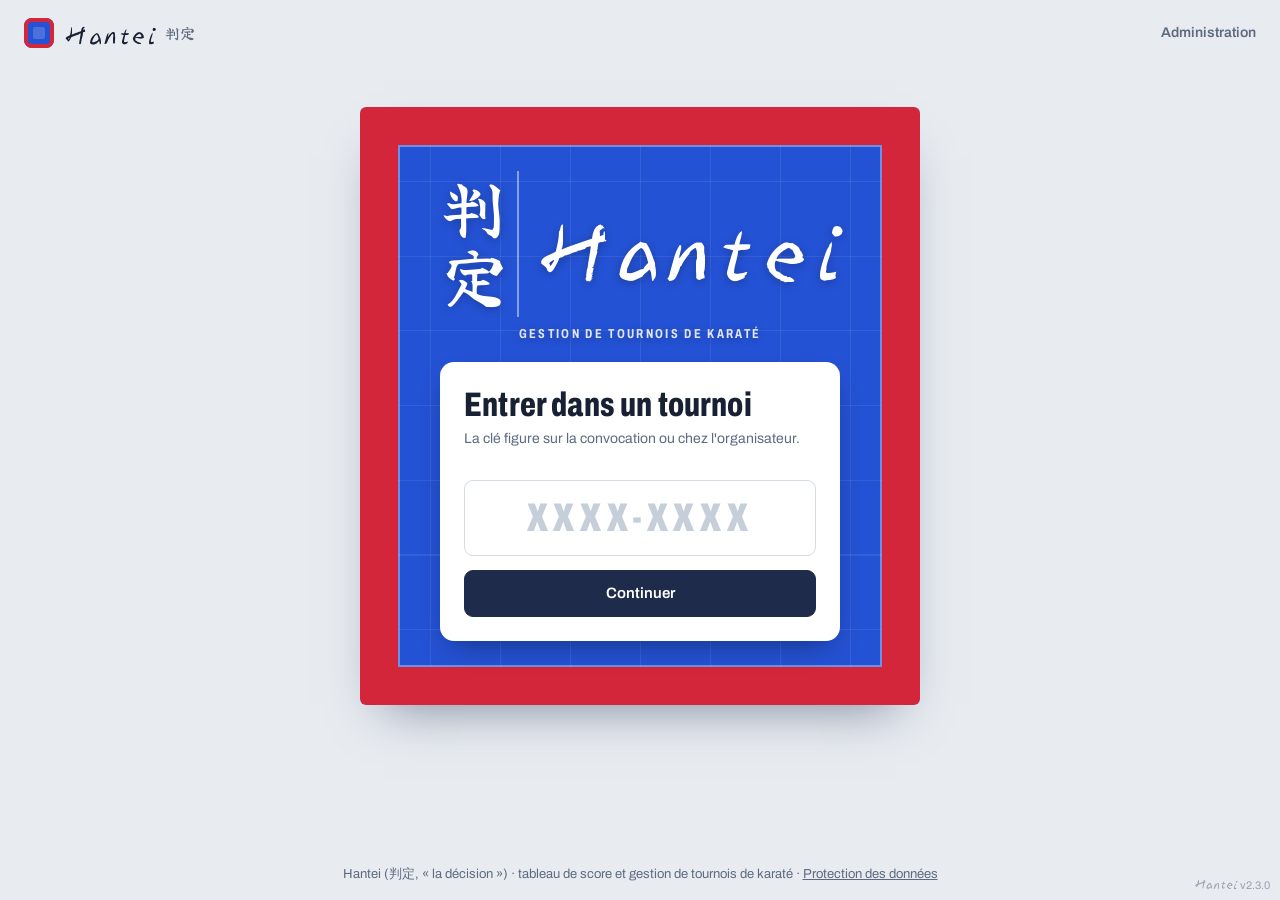
<file: v2/public.html>
<!DOCTYPE html>
<html lang="fr">
<head>
<meta charset="utf-8">
<meta name="viewport" content="width=device-width, initial-scale=1">
<title>Résultats en direct – Hantei</title>
<link rel="stylesheet" href="assets/app.css">
</head>
<body>
<header class="pubhead">
  <div class="in">
    <div class="row"><span class="mark" aria-hidden="true"></span><span class="brushname" style="font-size:20px">Hantei</span><span class="spacer"></span><span class="net wait" id="net">…</span></div>
    <h1 id="brand">Résultats en direct</h1>
    <div class="meta" id="meta"></div>
  </div>
</header>
<main class="pub">
  <div class="tabs pubtabs">
    <button data-tab="live" class="on">En direct</button>
    <button data-tab="pools">Pools</button>
    <button data-tab="ranks">Classements</button>
  </div>
  <div data-pane="live"><div class="live" id="live"></div></div>
  <div data-pane="pools" hidden>
    <input type="search" id="q" placeholder="Rechercher un nom, un club, un pool…" style="width:100%;padding:10px;border:1px solid var(--line);border-radius:8px;margin-bottom:10px">
    <div class="plist" id="pools"></div>
  </div>
  <div data-pane="ranks" hidden><div class="plist" id="ranks"></div></div>
  <p class="muted" style="text-align:center;font-size:12px;margin-top:20px">Mise à jour automatique · <a href="index.html">Accueil</a> · <a id="privLink" href="confidentialite.html">Protection des données</a></p>
</main>
<script src="assets/api.js"></script>
<script>document.addEventListener('DOMContentLoaded', () => { const l = document.getElementById('privLink'); if (l) l.href = 'confidentialite.html' + location.hash; });</script>
<script src="assets/core.js"></script>
<script>
(() => {
  const KEY = fmtKey(decodeURIComponent(location.hash.slice(1)));
  if (!KEY){ location.href = 'index.html'; return; }
  let tour = null, rev = 0, offset = 0;
  const pools = {}, live = {};
  const open = new Set();
  const list = () => Object.values(pools).sort((a, b) => (a.tatami || 99) - (b.tatami || 99) || (a.sort || 0) - (b.sort || 0) || String(a.name).localeCompare(b.name));

  document.querySelectorAll('.tabs button').forEach(b => b.addEventListener('click', () => {
    document.querySelectorAll('.tabs button').forEach(x => x.classList.toggle('on', x === b));
    document.querySelectorAll('[data-pane]').forEach(p => p.hidden = p.dataset.pane !== b.dataset.tab);
  }));
  $id('q').addEventListener('input', renderPools);
  document.addEventListener('toggle', e => { const d = e.target; if (d.dataset && d.dataset.pid){ d.open ? open.add(d.dataset.pid) : open.delete(d.dataset.pid); } }, true);

  async function sync(){
    try {
      const r = await Api.call('public_sync', { key: KEY, since: rev });
      offset = r.now - Date.now();
      tour = r.tournament;
      if (r.full) for (const k in pools) delete pools[k];
      for (const p of r.pools){ if (p.deleted) delete pools[p.id]; else pools[p.id] = p.data; }
      for (const l of r.live) live[l.tatami] = l;
      const changed = r.full || r.pools.length;
      rev = r.rev;
      $id('net').className = 'net'; $id('net').textContent = 'En direct';
      $id('brand').textContent = tour.name;
      document.title = tour.name + ' – résultats';
      $id('meta').textContent = [tour.date ? new Date(tour.date + 'T12:00').toLocaleDateString('fr-CH', { day:'numeric', month:'long', year:'numeric' }) : '', tour.place, tour.status === 'archived' ? 'tournoi terminé (archivé)' : ''].filter(Boolean).join(', ');
      renderLive();
      if (changed){ renderPools(); renderRanks(); }
    } catch(err){
      $id('net').className = 'net off'; $id('net').textContent = 'Hors ligne';
      if (err.code === 'not_found'){ document.querySelector('.pub').innerHTML = '<div class="card">Tournoi introuvable. Vérifiez le lien.</div>'; clearInterval(timer); }
    }
  }
  function remaining(l){
    const t = (l.data && l.data.timer) || { running:false, remaining:0 };
    if (!t.running) return t.remaining;
    return Math.max(0, t.remaining - ((Date.now() + offset) - l.updated_ms));
  }
  function renderLive(){
    if (!tour) return;
    $id('live').innerHTML = Array.from({ length: tour.tatamis }, (_, i) => {
      const t = i + 1, l = live[t];
      const fresh = l && ((Date.now() + offset) - l.updated_ms) < 60000;
      if (!l || !fresh || !l.data || !(l.data.aka && (l.data.aka.name || l.data.ao.name))){
        const next = list().filter(p => +p.tatami === t && poolStatusOf(p) !== 'done')[0];
        return `<div class="lcard idle"><div class="lh"><span>Tatami ${t}</span><span class="muted">pas de combat en cours</span></div>
          <div class="lf">${next ? 'Prochain pool : <b>' + esc(next.name) + '</b>' : 'Aucun pool en attente'}</div></div>`;
      }
      const d = l.data, A = d.aka, B = d.ao;
      const K = d.mode === 'kata' ? d.kata : null, KD = K && K.reveal ? kataDecision(K) : null;
      const showTimer = d.mode === 'kata' ? !!(K && K.timer) : d.mode !== 'promo';
      const scoreOf = key => {
        if (!K) return total(key === 'aka' ? A : B);
        if (!KD) return '';
        return K.system === 'scores' ? (KD.complete ? fmtPts(key === 'aka' ? KD.ta : KD.tb) : '–') : (key === 'aka' ? KD.va : KD.vb);
      };
      const side = (f, cls, key) => `<div class="${cls}"><span class="n">${esc(f.name || key.toUpperCase())}${d.winner === key ? ' 🏆' : ''}${f.senshu && d.mode === 'wkf' ? ' <span class="pill" style="background:var(--warn);color:#3b2f00">S</span>' : ''}</span><span class="d">${esc(K ? (key === 'aka' ? K.kataA : K.kataB) || f.dojo || '' : f.dojo || '')}</span><span class="sc">${scoreOf(key)}</span></div>`;
      let teamLine = '';
      if (d.team){ const tt = teamTally(d.team, d.team.rr); teamLine = `<div class="lf"><b>${esc(d.team.nameA)}</b> ${tt.wa} – ${tt.wb} <b>${esc(d.team.nameB)}</b> · ${tt.done ? 'rencontre terminée' : 'combat ' + Math.min(tt.played + 1, d.team.n) + '/' + d.team.n}</div>`; }
      return `<div class="lcard"><div class="lh"><span>Tatami ${t}${d.poolName ? ' — ' + esc(d.poolName) : ''}</span>${showTimer ? `<span class="lclock" data-t="${t}">${fmt(remaining(l))}</span>` : ''}</div>
        ${teamLine}<div class="duel">${side(A, 'side-a', 'aka')}${side(B, 'side-b', 'ao')}</div>
        <div class="lf">${K ? 'Kata · ' + esc(KATA_SHORT[K.system] || '') + ' · ' : ''}${esc(d.matchLabel || '')}${d.winner ? (d.matchLabel ? ', ' : '') + (K ? 'décision rendue' : 'combat terminé') : ''}</div></div>`;
    }).join('');
  }
  setInterval(() => document.querySelectorAll('.lclock').forEach(el => { const l = live[el.dataset.t]; if (l) el.textContent = fmt(remaining(l)); }), 250);

  function matchRow(p, m){
    const pn = i => i == null ? '<span class="muted">à déterminer</span>' : esc(p.participants[i].name);
    const r = m.res;
    return `<div class="mres"><span class="${r && r.winner === 'aka' ? 'w' : ''}" style="border-left:3px solid var(--aka);padding-left:6px">${pn(m.a)}</span>
      <span class="c">${r ? resText(r) : 'vs'}</span><span class="r ${r && r.winner === 'ao' ? 'w' : ''}" style="border-right:3px solid var(--ao);padding-right:6px">${pn(m.b)}</span></div>`;
  }
  function poolBody(p){
    let html = '';
    if (p.format === 'ko'){
      const order = p.matches.filter(m => !isBye(m)).sort((x, y) => koOrderKey(p, x) - koOrderKey(p, y));
      let last = '';
      for (const m of order){ const lab = matchLabel(p, m).replace(/ · combat \d+$/, ''); if (lab !== last){ html += `<div class="mres"><span class="lab">${esc(lab)}</span></div>`; last = lab; } html += matchRow(p, m); }
    } else html = p.matches.map(m => matchRow(p, m)).join('');
    return html || '<div class="muted">Pas encore de combats.</div>';
  }
  function rankTable(p){
    const T = poolTable(p), C = rankCols(p);
    const sub = r => { const part = p.participants[r.i] || {}; return esc(r.dojo) + (part.members && part.members.length ? ' · ' + esc(membersLine(part)) : ''); };
    return `<table class="tablelist" style="margin-top:8px"><thead><tr><th>Rg</th><th>${isTeamDisc(p) ? 'Équipe' : 'Nom'}</th>${p.format === 'ko' ? '<th>Résultat</th>' : `<th>V</th>${C.draws ? '<th>N</th>' : ''}<th>${C.pf.replace(' +', '')}</th>`}</tr></thead>
      <tbody>${T.map(r => `<tr><td><b>${r.rank ?? '–'}</b></td><td>${esc(r.name)}<br><small class="muted">${sub(r)}</small></td>${p.format === 'ko' ? `<td>${esc(r.label)}</td>` : `<td>${r.w}</td>${C.draws ? `<td>${r.d}</td>` : ''}<td>${fmtPts(r.pf)}</td>`}</tr>`).join('')}</tbody></table>`;
  }
  function pill(p){ const s = poolStatusOf(p); return s === 'done' ? '<span class="pill green">Terminé</span>' : s === 'live' ? '<span class="pill blue">En cours</span>' : `<span class="pill grey">${p.tatami ? 'Tatami ' + p.tatami : 'À venir'}</span>`; }
  function renderPools(){
    const q = $id('q').value.trim().toLowerCase();
    const L = list().filter(p => !q || p.name.toLowerCase().includes(q) || p.participants.some(x => (x.name + ' ' + x.dojo).toLowerCase().includes(q)));
    $id('pools').innerHTML = L.length ? L.map(p => `<details data-pid="${p.id}" ${open.has(p.id) || q ? 'open' : ''}>
      <summary><span>${esc(p.name)} <small class="muted">· ${DISC_SHORT[discOf(p)]} · ${unitWord(p, p.participants.length)}</small></span>${pill(p)}</summary>
      <div class="muted" style="font-size:12px;margin:6px 0">${esc(DISCIPLINES[discOf(p)])} · ${esc(formatLabel(p))}${isKataDisc(p) ? ' · ' + esc(KATA_SHORT[(p.kata || {}).system || 'votes']) : ''}${p.tatami ? ' · tatami ' + p.tatami : ''}${p.waiting ? ' · ' + esc(waitText(p)) : ''}</div>
      ${poolBody(p)}${hasResults(p) ? rankTable(p) : ''}</details>`).join('') : '<div class="card muted">Aucun pool publié pour l\'instant.</div>';
  }
  function renderRanks(){
    const L = list().filter(p => poolDone(p) && realMatches(p).length);
    $id('ranks').innerHTML = L.length ? L.map(p => `<details open><summary><span>${esc(p.name)}</span><span class="pill green">Final</span></summary>${rankTable(p)}</details>`).join('')
      : '<div class="card muted">Les classements apparaîtront ici à la fin de chaque pool.</div>';
  }
  sync();
  const timer = setInterval(sync, 3000);
})();
</script>
</body>
</html>
</file>
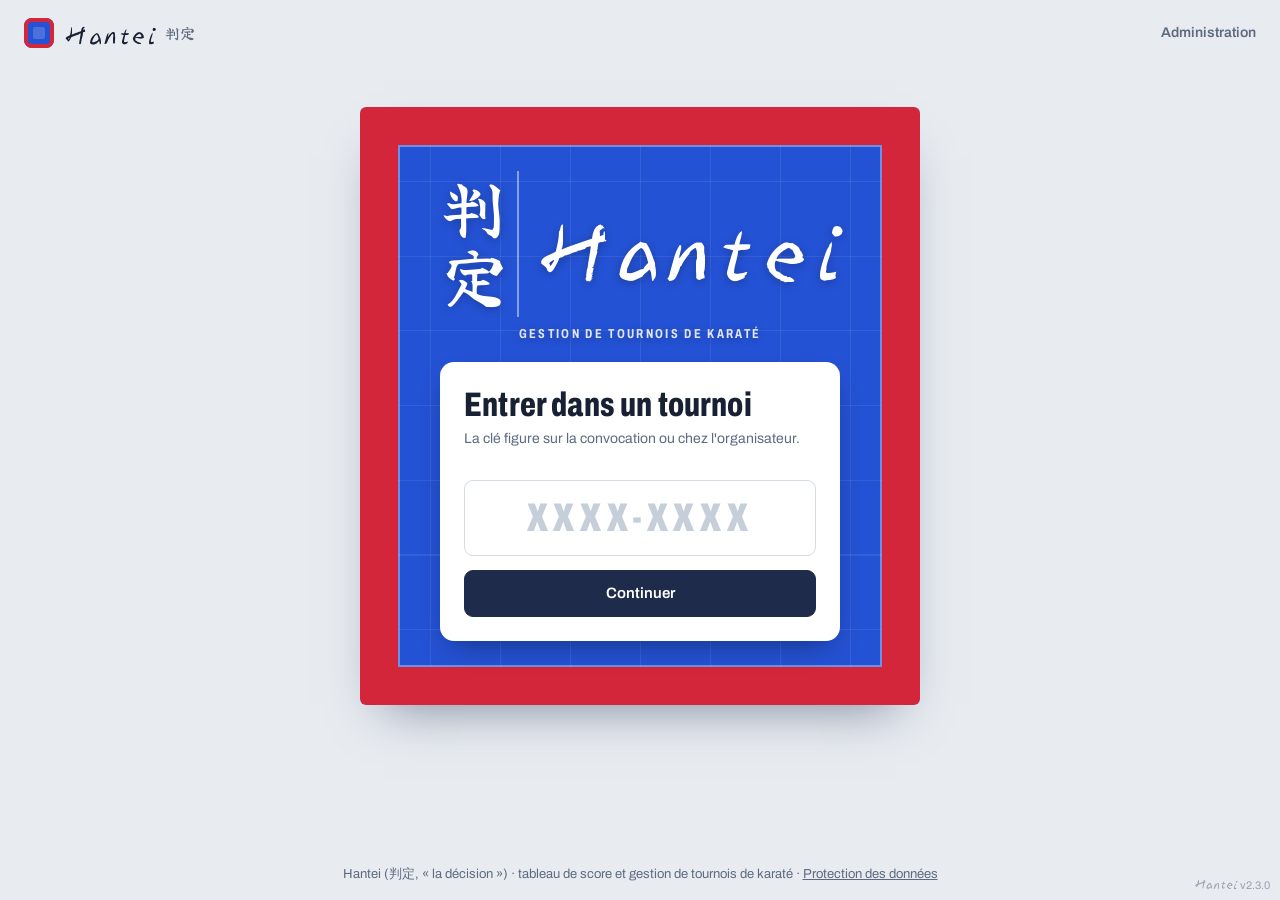
<file: v2/table.html>
<!DOCTYPE html>
<html lang="fr">
<head>
<meta charset="utf-8">
<meta name="viewport" content="width=device-width, initial-scale=1">
<title>Table de marque – Hantei</title>
<link rel="stylesheet" href="assets/app.css">
</head>
<body>
<div id="control">
  <header class="c-top">
    <span class="mark" aria-hidden="true"></span><div class="brand" id="brand">Tatami</div>
    <span class="net wait" id="net">Connexion…</span>
    <label>Mode
      <select id="mode">
        <option value="wkf">WKF</option>
        <option value="k4x15">4 × 15</option>
        <option value="promo">Promo</option>
        <option value="kata">Kata</option>
      </select>
    </label>
    <label>Catégorie <input id="category" placeholder="U14 F -42 kg"></label>
    <div class="spacer"></div>
    <button class="btn ghost" id="logout">Déconnexion</button>
    <button class="btn primary" id="openDisplay">Ouvrir l'affichage ↗</button>
  </header>

  <main class="c-main">
    <section class="card flow" id="flow" hidden>
      <div class="flow-info"><b id="flTitle"></b><span id="flMatch"></span></div>
      <div class="flow-screens">Écran :
        <button data-screen="list">Liste</button><button data-screen="bracket">Tableau</button><button data-screen="callup">Appel</button><button data-screen="score">Score</button><button data-screen="ranking">Classement</button>
      </div>
      <div class="flow-acts">
        <button class="btn primary" id="flStart">▶ Lancer le pool</button>
        <button class="btn" id="flCall" title="Rejouer le son d'appel et l'annonce des noms">🔔 Appeler</button>
        <button class="btn dark" id="flHajime">Afficher le score</button>
        <button class="btn win" id="flFinish">Terminer le combat ▶ suivant</button>
        <button class="btn primary" id="flNextPool">Pool suivant ▶</button>
      </div>
    </section>
    <section class="card kpanel" id="kataPanel" hidden>
      <div class="ctools">
        <b class="ktitle">Décision des juges</b>
        <label class="f">Jugement <select id="kSys"><option value="votes">Notes → vote de chaque juge (WKF 2026)</option><option value="flags">Drapeaux</option><option value="scores">Notes additionnées</option></select></label>
        <label class="f">Juges <select id="kJudges"><option value="3">3</option><option value="5">5</option><option value="7">7</option></select></label>
        <label class="f" style="flex-direction:row;gap:6px"><input type="checkbox" id="kTimer"> Chrono</label>
        <span class="spacer"></span>
        <button class="btn sm" id="kClear">Effacer les décisions</button>
      </div>
      <div class="krow">
        <label class="ka">Kata AKA <input id="kKataA" list="kataNames" autocomplete="off" placeholder="ex. Bassai Dai"></label>
        <label class="kb">Kata AO <input id="kKataB" list="kataNames" autocomplete="off" placeholder="ex. Kanku Dai"></label>
      </div>
      <div class="kgrid" id="kGrid"></div>
      <div class="kdec">
        <span id="kDec"></span>
        <span class="spacer"></span>
        <button class="btn primary" id="kReveal">Annoncer la décision</button>
      </div>
      <datalist id="kataNames"></datalist>
    </section>
    <section class="card tpanel" id="teamPanel" hidden>
      <div class="tscore" id="tmScore"></div>
      <div class="ctools tmctl">
        <b id="tmBoutN">Combat 1</b>
        <label class="f ka">AKA <select id="tmA"></select></label>
        <label class="f kb">AO <select id="tmB"></select></label>
        <button class="btn dark" id="tmLoad">Charger ce combat</button>
        <span class="spacer"></span>
        <button class="btn" id="tmDraw" title="Égalité de points sans senshu (pas possible au combat décisif)">Hikiwake</button>
        <button class="btn win" id="tmRecord">Enregistrer le combat</button>
      </div>
      <div class="alertbox" id="tmMsg" hidden></div>
      <table class="tmbouts"><thead><tr><th>#</th><th>AKA</th><th style="text-align:center">Score</th><th>AO</th><th>Résultat</th><th></th></tr></thead><tbody id="tmBouts"></tbody></table>
    </section>
    <section class="c-row">
      <div class="card fighter aka" id="f-aka"></div>
      <div class="card timercard">
        <div class="phase" id="cPhase"></div>
        <div class="bigclock" id="cClock">03:00</div>
        <button class="startstop tctl" id="startStop">▶ Démarrer</button>
        <div class="trow tctl">
          <button class="btn sm" data-adj="-10000">−10 s</button>
          <button class="btn sm" data-adj="-1000">−1 s</button>
          <button class="btn sm" data-adj="1000">+1 s</button>
          <button class="btn sm" data-adj="10000">+10 s</button>
        </div>
        <div class="trow tctl">
          <button class="btn sm" id="resetTimer">↺ Remettre le temps</button>
          <input id="setTime" placeholder="m:ss">
          <button class="btn sm" id="applyTime">Régler</button>
        </div>
        <div class="trow" id="phaseCtl">
          <button class="btn sm" id="prevPhase">◀</button>
          <button class="btn sm dark" id="nextPhase">Phase suivante ▶</button>
        </div>
        <div class="alertbox" id="cAlert" hidden></div>
        <div class="trow">
          <button class="btn sm" id="undo">↶ Annuler</button>
          <button class="btn sm" id="swapSides">⇄ Côtés écran</button>
          <button class="btn sm danger" id="newMatch">Nouveau combat</button>
        </div>
        <div class="hint">
          <kbd>Espace</kbd> départ / arrêt ·
          AKA <kbd>A</kbd><kbd>S</kbd><kbd>D</kbd> · AO <kbd>J</kbd><kbd>K</kbd><kbd>L</kbd> = Yuko / Waza-ari / Ippon
          (<kbd>Maj</kbd> pour retirer) · <kbd>N</kbd> phase suivante · <kbd>Ctrl</kbd>+<kbd>Z</kbd> annuler
        </div>
      </div>
      <div class="card fighter ao" id="f-ao"></div>
    </section>

    <section class="card">
      <div class="tabs">
        <button data-tab="pool" class="on">Pools du tatami</button>
        <button data-tab="settings">Réglages</button>
        <button data-tab="preview">Aperçu de l'écran</button>
      </div>

      <div data-pane="pool">
        <div class="pwarn" id="offlineWarn" hidden></div>
        <div class="pcards" id="poolCards"></div>
        <div id="poolView" hidden>
          <div class="ctools">
            <b id="pvName" style="font-size:17px"></b>
            <div class="spacer" style="flex:1"></div>
            <button class="btn sm" id="pUnload">Retirer du tatami</button>
          </div>
          <div class="pgrid">
            <div><h4>Combats</h4><table><thead><tr><th>#</th><th>AKA</th><th style="text-align:center">Score</th><th>AO</th><th></th><th></th></tr></thead><tbody id="pvMatches"></tbody></table></div>
            <div><h4>Classement</h4><table><thead><tr><th>Rg</th><th>Nom</th><th>V</th><th>D</th><th data-h="pf">Pts +</th><th data-h="pa">Pts −</th></tr></thead><tbody id="pvRanking"></tbody></table></div>
          </div>
          <p class="hint" id="pvHint"></p>
        </div>
      </div>

      <div data-pane="settings" hidden>
        <div class="settings">
          <fieldset>
            <legend>Mode WKF</legend>
            <label>Durée du combat (s) <input type="number" min="10" step="5" data-set="wkf.duration"></label>
            <label>Atoshi baraku à (s restantes) <input type="number" min="0" data-set="wkf.atoshi"></label>
            <label>Écart de victoire (points, 0 = aucun) <input type="number" min="0" data-set="wkf.gap"></label>
            <label>Senshu automatique au 1er point <input type="checkbox" data-set="wkf.autoSenshu"></label>
          </fieldset>
          <fieldset>
            <legend>Mode 4 × 15</legend>
            <label>Durée d'un assaut (s) <input type="number" min="5" data-set="k4x15.duration"></label>
            <label>Signal avant la fin (s, 0 = aucun) <input type="number" min="0" data-set="k4x15.atoshi"></label>
          </fieldset>
          <fieldset>
            <legend>Mode Promo</legend>
            <label>Afficher un chronomètre <input type="checkbox" data-set="promo.useTimer"></label>
            <label>Durée (s) <input type="number" min="5" data-set="promo.duration"></label>
            <label>Signal avant la fin (s, 0 = aucun) <input type="number" min="0" data-set="promo.atoshi"></label>
          </fieldset>
          <fieldset>
            <legend>Kata</legend>
            <label>Durée du chrono kata (s) <input type="number" min="30" step="10" data-set="kata.duration"></label>
            <label>Signal avant la fin (s, 0 = aucun) <input type="number" min="0" data-set="kata.atoshi"></label>
          </fieldset>
          <fieldset>
            <legend>Son</legend>
            <label>Jouer les signaux sur
              <select data-set="sound.out">
                <option value="control">l'ordinateur de gestion</option>
                <option value="display">la fenêtre d'affichage</option>
                <option value="both">les deux</option>
              </select>
            </label>
            <label>Volume <input type="range" min="0" max="1" step="0.05" data-set="sound.volume"></label>
            <div class="trow" style="justify-content:flex-start">
              <button class="btn sm" id="testAtoshi">Tester atoshi baraku</button>
              <button class="btn sm" id="testEnd">Tester fin du temps</button>
              <button class="btn sm" id="testCall">Tester l'appel</button>
            </div>
          </fieldset>
        </div>
        <p class="hint" style="margin-top:12px">Les durées sont fixées par l'organisation ; vous pouvez les ajuster ici pour ce tatami (elles seront remplacées si l'organisation les modifie). Le son est propre à ce poste.</p>
      </div>

      <div data-pane="preview" hidden>
        <div class="previewwrap"><div class="d-wrap" id="previewRoot"></div></div>
        <p class="hint">Cliquez « Ouvrir l'affichage », glissez la fenêtre sur la TV, puis cliquez dedans pour passer en plein écran.</p>
      </div>
    </section>
  </main>
</div>
<script src="assets/api.js"></script>
<script src="assets/core.js"></script>
<script src="assets/table.js"></script>
</body>
</html>
</file>
<file: v2/assets/app.css>
/* Affichage Kumite V2 – feuille de style
   Direction : « le tatami ». Encre indigo (karatégi teint à l'indigo), fond gris-bleu de salle,
   rouge AKA / bleu AO comme seules couleurs fortes, bois de hinoki pour la sélection et le focus.
   Police unique : Archivo (variable en graisse et en largeur) – étroite et grasse pour les titres
   et les chiffres (esprit tableau de score), largeur normale pour le texte. */

@font-face{font-family:"Archivo";font-style:normal;font-display:swap;font-weight:100 900;font-stretch:62% 125%;
  src:url(fonts/archivo-latin-standard-normal.woff2) format("woff2");
  unicode-range:U+0000-00FF,U+0131,U+0152-0153,U+02BB-02BC,U+02C6,U+02DA,U+02DC,U+0304,U+0308,U+0329,U+2000-206F,U+20AC,U+2122,U+2191,U+2193,U+2212,U+2215,U+FEFF,U+FFFD}
@font-face{font-family:"Archivo";font-style:normal;font-display:swap;font-weight:100 900;font-stretch:62% 125%;
  src:url(fonts/archivo-latin-ext-standard-normal.woff2) format("woff2");
  unicode-range:U+0100-02BA,U+02BD-02C5,U+02C7-02CC,U+02CE-02D7,U+02DD-02FF,U+0304,U+0308,U+0329,U+1D00-1DBF,U+1E00-1E9F,U+1EF2-1EFF,U+2020,U+20A0-20AB,U+20AD-20C0,U+2113,U+2C60-2C7F,U+A720-A7FF}

/* Yuji Boku (OFL) – police pinceau pour le nom « Hantei » et 判定, réduite aux caractères utiles */
@font-face{font-family:"Hantei Brush";font-style:normal;font-weight:400;font-display:swap;src:url(fonts/yuji-boku-hantei.woff2) format("woff2")}

:root{
  --ink:#182033;       /* encre indigo : texte */
  --ai:#1E2B4A;        /* indigo profond : barres, navigation */
  --ai-2:#2B3B63;
  --ai-3:#3A4C7A;
  --mat:#E8ECF1;       /* fond de salle */
  --surface:#FFFFFF;
  --sunk:#F3F5F8;      /* zones en creux (formulaires, listes) */
  --line:#D5DBE4;
  --muted:#5D6A80;
  --aka:#D3263A; --aka-d:#A51C2C; --aka-l:#FBE6E9;
  --ao:#2452D4;  --ao-d:#1A3DA3;  --ao-l:#E4EBFC;
  --hinoki:#C99A55;    /* bois : sélection, focus, éléments actifs */
  --hinoki-l:#F6ECDD;
  --ok:#1F7A4D; --ok-l:#DDF3E7;
  --warn:#FFCC00; --warn-l:#FFF4CC;
  --bad:#B42318; --bad-l:#FDE7E5;
  --r-shell:16px; --r-panel:12px; --r-ctl:9px;
  --cond:72%;          /* largeur « étroite » pour titres et chiffres */
  --bg:var(--mat); --card:var(--surface);
}
*{box-sizing:border-box}
html,body{margin:0;height:100%}
body{font-family:"Archivo",system-ui,-apple-system,"Segoe UI",Roboto,Arial,sans-serif;font-size:15px;line-height:1.45;color:var(--ink);background:var(--mat);font-variation-settings:normal;-webkit-font-smoothing:antialiased}
[hidden]{display:none!important}
button{font:inherit;cursor:pointer;color:inherit}
input,select,textarea{font:inherit;color:inherit}
a{color:var(--ao-d)}
h1,h2,h3,h4{font-stretch:var(--cond);font-weight:800;line-height:1.1;letter-spacing:.005em;margin:0}
h1{font-size:30px}
h2{font-size:22px;margin:22px 0 12px}
h4{font-size:17px;margin:4px 0 10px}
:focus-visible{outline:3px solid var(--hinoki);outline-offset:2px}
@media (prefers-reduced-motion:reduce){*{animation:none!important;transition:none!important}}
.muted{color:var(--muted)}
.err{color:var(--bad);font-weight:600;min-height:1.2em}
.ok{color:var(--ok);font-weight:600}
.msg{font-size:13px;color:var(--ok);margin-left:6px}
.hint{font-size:13px;color:var(--muted);line-height:1.5}
kbd{font-family:inherit;font-weight:700;font-size:11px;background:var(--surface);border:1px solid var(--line);border-bottom-width:2px;border-radius:5px;padding:0 5px}
.spacer{flex:1}

/* ---------- boutons ---------- */
.btn{display:inline-flex;align-items:center;justify-content:center;gap:6px;border:1px solid var(--line);background:var(--surface);border-radius:var(--r-ctl);padding:9px 14px;font-weight:600;text-decoration:none;color:var(--ink);transition:background .12s,border-color .12s,transform .06s;white-space:nowrap}
.btn:hover{border-color:#b9c2d0;background:#fbfcfd}
.btn:active{transform:translateY(1px)}
.btn:disabled{opacity:.45;cursor:default;transform:none}
.btn.primary{background:var(--ai);border-color:var(--ai);color:#fff}
.btn.primary:hover{background:var(--ai-2);border-color:var(--ai-2)}
.btn.dark{background:var(--ink);border-color:var(--ink);color:#fff}
.btn.ghost{background:transparent;border-color:rgba(255,255,255,.22);color:#fff}
.btn.ghost:hover{background:rgba(255,255,255,.08)}
.btn.danger{color:var(--bad)}
.btn.danger:hover{background:var(--bad-l);border-color:#f4b7b0}
.btn.sm{padding:6px 10px;font-size:13px;border-radius:8px}
.btn.toggled{background:var(--warn);border-color:#e6b800;color:#3b2f00}
.btn.win{background:var(--ok);border-color:var(--ok);color:#fff}
.btn.win:hover{background:#196640}

/* ---------- surfaces ---------- */
.card{background:var(--surface);border:1px solid var(--line);border-radius:var(--r-panel);padding:18px}
.empty{color:var(--muted);padding:28px 16px;text-align:center}
.alertbox{background:var(--warn-l);border:1px solid #f0d36a;color:#5c4400;border-radius:var(--r-ctl);padding:9px 12px;font-weight:600}
.pwarn{background:var(--hinoki-l);border:1px solid #e6cfa6;color:#5a3e14;border-radius:var(--r-ctl);padding:9px 12px;font-size:14px;margin-bottom:10px}

/* ---------- formulaires ---------- */
.stack{display:flex;flex-direction:column;gap:14px}
.stack label,.formgrid label{display:flex;flex-direction:column;gap:5px;font-size:13px;font-weight:600;color:var(--muted)}
.stack input,.stack select,.formgrid input,.formgrid select,.egrid input,.egrid select,.addform input,.addform select,
.ctools input[type=search],.ctools label.f input,.ctools label.f select,.trow input{padding:9px 11px;border:1px solid var(--line);border-radius:var(--r-ctl);background:var(--surface);font-size:15px;color:var(--ink);min-width:0}
input:focus,select:focus{border-color:var(--hinoki);outline:none;box-shadow:0 0 0 3px rgba(201,154,85,.25)}
.formgrid{display:grid;grid-template-columns:repeat(auto-fit,minmax(190px,1fr));gap:12px 16px;margin-bottom:14px}
.ctools{display:flex;flex-wrap:wrap;gap:8px;align-items:center;margin-bottom:12px}
.ctools label.f{display:flex;align-items:center;gap:6px;font-size:13px;font-weight:600;color:var(--muted)}
.ctools input[type=search]{min-width:220px;flex:0 1 320px}
.trow{display:flex;gap:6px;justify-content:center;flex-wrap:wrap}
.trow .btn{flex:1}
.trow input{width:74px;text-align:center}

/* ---------- onglets (segmentés) ---------- */
.tabs{display:flex;gap:4px;margin-bottom:16px;padding:4px;background:var(--sunk);border:1px solid var(--line);border-radius:11px;width:max-content;max-width:100%;overflow-x:auto}
.tabs button{border:0;background:none;padding:8px 14px;font-weight:650;color:var(--muted);border-radius:8px;white-space:nowrap}
.tabs button:hover{color:var(--ink)}
.tabs button.on{background:var(--surface);color:var(--ink);box-shadow:0 1px 2px rgba(24,32,51,.12)}

/* ---------- tableaux ---------- */
table{width:100%;border-collapse:collapse;font-size:14px}
th,td{text-align:left;padding:9px 10px;border-bottom:1px solid #E6EAF0}
th{font-size:12px;color:var(--muted);font-weight:700;letter-spacing:.02em}
tbody tr:hover td{background:#FAFBFC}
td.acts{white-space:nowrap;text-align:right}
td.res{white-space:nowrap;font-variant-numeric:tabular-nums;text-align:center;font-weight:700;font-stretch:var(--cond);font-size:16px}
tr.cur td{background:var(--hinoki-l)!important}
.wa{color:var(--aka-d);font-weight:700}.wb{color:var(--ao-d);font-weight:700}

/* ---------- pastilles d'état ---------- */
.pill,.st,.badge{display:inline-flex;align-items:center;gap:4px;font-size:12px;font-weight:650;padding:2px 9px;border-radius:999px;background:#EDF0F4;color:#46536B;white-space:nowrap}
.pill.green,.st.done{background:var(--ok-l);color:var(--ok)}
.pill.blue,.st.now{background:var(--ao-l);color:var(--ao-d)}
.pill.grey{background:#EDF0F4;color:var(--muted)}
.badge.auto{background:#ECE8FA;color:#4B3A99}
.keytag{font-weight:800;font-stretch:var(--cond);font-size:15px;letter-spacing:.12em;background:var(--hinoki-l);color:#6B4A17;padding:2px 9px;border-radius:7px;white-space:nowrap;font-variant-numeric:tabular-nums}

/* ---------- état réseau ---------- */
.net{display:inline-flex;align-items:center;gap:7px;font-size:12px;font-weight:700;padding:4px 10px 4px 8px;border-radius:999px;background:rgba(31,122,77,.18);color:#BDF0D3;white-space:nowrap}
.net::before{content:"";width:8px;height:8px;border-radius:50%;background:#3DDC84;box-shadow:0 0 0 3px rgba(61,220,132,.25)}
.net.off{background:rgba(180,35,24,.22);color:#FFC9C3}.net.off::before{background:#FF5A4E;box-shadow:0 0 0 3px rgba(255,90,78,.25)}
.net.wait{background:rgba(255,204,0,.16);color:#FFE7A0}.net.wait::before{background:var(--warn);box-shadow:none}

/* ============================================================
   COQUILLE D'APPLICATION (organisation) : barre latérale indigo
   ============================================================ */
.app{display:grid;grid-template-columns:248px 1fr;min-height:100vh}
.side{background:var(--ai);color:#DCE3F2;display:flex;flex-direction:column;padding:18px 14px;gap:16px;position:sticky;top:0;height:100vh}
.side .brandmark{display:flex;align-items:center;gap:10px;font-weight:800;font-stretch:var(--cond);font-size:19px;color:#fff;text-decoration:none}
.mark{width:30px;height:30px;border-radius:8px;flex:none;background:var(--ao);position:relative;overflow:hidden;box-shadow:inset 0 0 0 4px var(--aka)}
.mark::after{content:"";position:absolute;inset:9px;border-radius:2px;background:rgba(255,255,255,.18)}
.side .tinfo{background:var(--ai-2);border-radius:var(--r-panel);padding:12px}
.side .tinfo .tn{color:#fff;font-weight:800;font-stretch:var(--cond);font-size:18px;line-height:1.15;margin-bottom:6px;overflow-wrap:anywhere}
.side .tinfo .keytag{background:rgba(201,154,85,.2);color:#F1D4A6}
.side .tinfo .row{display:flex;flex-wrap:wrap;gap:6px;align-items:center}
.side nav.tabs{display:flex;flex-direction:column;gap:2px;background:none;border:0;padding:0;width:auto;margin:0;overflow:visible}
.side nav.tabs button{display:flex;align-items:center;gap:10px;color:#C3CDE2;padding:10px 12px;border-radius:9px;font-weight:600;text-align:left;width:100%}
.side nav.tabs button svg{width:18px;height:18px;flex:none;opacity:.8}
.side nav.tabs button:hover{background:var(--ai-2);color:#fff}
.side nav.tabs button.on{background:#fff;color:var(--ink);box-shadow:none}
.side nav.tabs button.on svg{opacity:1;color:var(--ai)}
.side nav.tabs .pill{margin-left:auto;background:rgba(255,255,255,.12);color:#DCE3F2}
.side nav.tabs button.on .pill{background:var(--mat);color:var(--ink)}
.side .foot{margin-top:auto;display:flex;flex-direction:column;gap:8px}
.side .foot a,.side .foot button{color:#C3CDE2;background:none;border:0;padding:6px 4px;text-align:left;text-decoration:none;font-size:14px;display:flex;gap:8px;align-items:center;border-radius:7px}
.side .foot a:hover,.side .foot button:hover{color:#fff;background:var(--ai-2)}
.side .foot svg{width:18px;height:18px;flex:none;opacity:.8}
.main{padding:26px 30px 60px;min-width:0}
.phead{display:flex;flex-wrap:wrap;align-items:flex-end;gap:12px;margin-bottom:18px}
.phead h1{font-size:32px}
.phead p{margin:4px 0 0;color:var(--muted)}
.phead .spacer{flex:1}
.archivebar{background:var(--hinoki-l);border-bottom:1px solid #e6cfa6;color:#5a3e14;padding:9px 30px;font-weight:600}
@media (max-width:900px){
  .app{grid-template-columns:1fr}
  .side{position:sticky;top:0;height:auto;z-index:20;padding:10px 12px;gap:10px;flex-direction:row;flex-wrap:wrap;align-items:center}
  .side .tinfo{padding:6px 10px;display:flex;gap:8px;align-items:center;flex-wrap:wrap}
  .side .tinfo .tn{font-size:16px;margin:0}
  .side nav.tabs{flex-direction:row;overflow-x:auto;width:100%;order:3}
  .side nav.tabs button{width:auto;padding:8px 10px}
  .side nav.tabs button svg{display:none}
  .side .foot{margin:0 0 0 auto;flex-direction:row}
  .main{padding:18px 14px 50px}
}

/* barre supérieure (admin, public, table) */
.topnav,.c-top{display:flex;flex-wrap:wrap;gap:12px;align-items:center;padding:10px 18px;background:var(--ai);color:#fff;min-height:56px}
.topnav .brand,.c-top .brand{display:flex;align-items:center;gap:10px;font-weight:800;font-stretch:var(--cond);font-size:20px}
.topnav a{color:#C3CDE2;text-decoration:none;font-weight:600}
.topnav a:hover{color:#fff}
.c-top label{display:flex;align-items:center;gap:6px;font-size:13px;color:#C3CDE2;font-weight:600}
.c-top input,.c-top select{padding:7px 9px;border-radius:8px;border:1px solid var(--ai-3);background:var(--ai-2);color:#fff}
.c-top input{width:160px}

/* ============================================================
   TABLE DE MARQUE
   ============================================================ */
.c-main{padding:16px 18px 40px;display:grid;gap:16px}
.c-row{display:grid;grid-template-columns:1fr minmax(310px,390px) 1fr;gap:16px}
@media (max-width:1100px){.c-row{grid-template-columns:1fr 1fr}.timercard{grid-column:1/-1;order:-1}}
@media (max-width:660px){.c-row{grid-template-columns:1fr}}
.fighter{padding:0;overflow:hidden;border:0;box-shadow:0 1px 0 var(--line),0 0 0 1px var(--line)}
.fhead{display:flex;align-items:center;justify-content:space-between;padding:10px 16px;background:var(--aka);color:#fff}
.fighter.ao .fhead{background:var(--ao)}
.fighter>*:not(.fhead){margin-left:16px;margin-right:16px}
.fighter>.factions{margin-bottom:16px}
.tag{font-weight:900;font-stretch:var(--cond);font-size:22px;letter-spacing:.12em}
.ftotal{font-size:52px;font-weight:850;font-stretch:var(--cond);line-height:1;font-variant-numeric:tabular-nums}
.ffields{display:grid;grid-template-columns:1fr 1fr;gap:10px;margin-top:14px;margin-bottom:14px}
.ffields label{display:flex;flex-direction:column;font-size:12px;font-weight:600;color:var(--muted);gap:4px}
.ffields input{padding:8px 10px;border:1px solid var(--line);border-radius:8px;background:var(--sunk)}
.srow{display:grid;grid-template-columns:86px 34px 38px 1fr;gap:8px;align-items:center;margin-bottom:8px}
.srow .lbl{font-weight:650;white-space:nowrap}
.srow .val{font-size:26px;font-weight:850;font-stretch:var(--cond);text-align:center;font-variant-numeric:tabular-nums}
.srow .minus{border:1px solid var(--line);background:var(--surface);border-radius:9px;height:42px;font-size:20px;color:var(--muted)}
.srow .minus:hover{background:var(--sunk)}
.srow .plus{border:0;border-radius:10px;height:50px;font-weight:750;font-size:17px;color:#fff;background:var(--aka);box-shadow:inset 0 -3px 0 rgba(0,0,0,.18);transition:transform .06s,filter .12s}
.srow .plus:hover{filter:brightness(1.06)}
.srow .plus:active{transform:translateY(2px);box-shadow:inset 0 -1px 0 rgba(0,0,0,.18)}
.ao .srow .plus{background:var(--ao)}
.srow .plus small{font-weight:500;opacity:.8;margin-left:5px}
.pensec{margin-top:14px;border-top:1px solid #E6EAF0;padding-top:12px}
.penrow{display:flex;align-items:center;gap:6px;margin-bottom:7px;flex-wrap:wrap}
.penrow .pl{font-size:12px;font-weight:600;color:var(--muted);width:58px}
.penbtn{min-width:44px;height:36px;border-radius:8px;border:1px solid var(--line);background:var(--surface);font-weight:800;font-stretch:var(--cond);font-size:14px}
.penbtn:hover{background:var(--sunk)}
.penbtn.on{background:var(--warn);border-color:#e6b800;color:#3b2f00}
.penbtn.on.hc{background:#EA6A10;border-color:#EA6A10;color:#fff}
.penbtn.on.h{background:var(--ink);border-color:var(--ink);color:#fff}
.factions{display:flex;gap:8px;margin-top:14px}
.factions .btn{flex:1;padding:11px}
.timercard{display:flex;flex-direction:column;gap:10px;align-items:stretch;text-align:center;background:var(--ai);border-color:var(--ai);color:#fff}
.timercard .phase{font-size:14px;font-weight:650;color:#C3CDE2;min-height:20px}
.bigclock{font-size:76px;font-weight:850;font-stretch:66%;font-variant-numeric:tabular-nums;background:#0F1626;color:#fff;border-radius:12px;padding:6px 0;letter-spacing:.02em;line-height:1.15}
.bigclock.paused{color:#AEB8CC}
.bigclock.warn{color:var(--warn)}
.bigclock.ended{background:var(--aka);color:#fff}
.bigclock.off{font-size:22px;font-stretch:100%;padding:26px 0;color:#AEB8CC}
.startstop{height:60px;font-size:21px;font-weight:800;font-stretch:var(--cond);border-radius:11px;border:0;color:#fff;background:#23955E;box-shadow:inset 0 -3px 0 rgba(0,0,0,.2)}
.startstop:hover{filter:brightness(1.06)}
.startstop.running{background:var(--aka)}
.timercard .btn{background:var(--ai-2);border-color:var(--ai-3);color:#fff}
.timercard .btn:hover{background:var(--ai-3)}
.timercard .btn.dark{background:#fff;color:var(--ink);border-color:#fff}
.timercard .btn.danger{color:#FFB4AB}
.timercard .trow input{background:var(--ai-2);border-color:var(--ai-3);color:#fff}
.timercard .hint{color:#AEB8CC;text-align:left}
.timercard kbd{background:var(--ai-2);border-color:var(--ai-3);color:#fff}
.timercard .alertbox{text-align:left}

/* barre d'enchaînement du pool */
.flow{display:flex;flex-wrap:wrap;gap:14px;align-items:center;border-left:5px solid var(--hinoki);padding:14px 18px}
.flow-info{display:flex;flex-direction:column;gap:2px;min-width:220px;flex:1}
.flow-info b{font-size:17px;font-stretch:var(--cond);font-weight:800}
.flow-info span{font-size:14px;color:var(--muted)}
.flow-screens{display:flex;gap:2px;align-items:center;font-size:13px;color:var(--muted);background:var(--sunk);border:1px solid var(--line);border-radius:10px;padding:3px}
.flow-screens button{border:0;background:none;border-radius:7px;padding:6px 10px;font-size:13px;font-weight:650;color:var(--muted)}
.flow-screens button.on{background:var(--ai);color:#fff}
.flow-screens button:disabled{opacity:.4}
.flow-acts{display:flex;gap:8px;flex-wrap:wrap}
.flow-acts .btn{font-weight:750;padding:11px 16px}

/* aperçu de l'écran */
.previewwrap{position:relative;width:100%;max-width:960px;aspect-ratio:16/9;border-radius:var(--r-panel);overflow:hidden;background:#000;box-shadow:0 0 0 1px var(--line)}

/* réglages */
.settings{display:grid;grid-template-columns:repeat(auto-fit,minmax(270px,1fr));gap:14px}
.settings fieldset{border:1px solid var(--line);border-radius:var(--r-panel);padding:12px 14px;background:var(--surface)}
.settings legend{font-weight:800;font-stretch:var(--cond);font-size:16px;padding:0 6px}
.settings label{display:flex;justify-content:space-between;align-items:center;gap:10px;margin:8px 0;font-size:14px}
.settings input[type=number]{width:84px;padding:6px 8px;border:1px solid var(--line);border-radius:8px}
.settings select{padding:6px 8px;border:1px solid var(--line);border-radius:8px}
.settings input[type=checkbox],.pchecks input{accent-color:var(--ai);width:18px;height:18px}
.settings input[type=range]{accent-color:var(--hinoki)}

/* ============================================================
   POOLS
   ============================================================ */
.pcards{display:grid;grid-template-columns:repeat(auto-fill,minmax(270px,1fr));gap:12px;margin-bottom:14px}
.pcard{border:1px solid var(--line);border-radius:var(--r-panel);padding:12px 14px 12px 16px;display:flex;flex-direction:column;gap:6px;background:var(--surface);position:relative;overflow:hidden}
.pcard::before{content:"";position:absolute;left:0;top:0;bottom:0;width:4px;background:var(--line)}
.pcard.active{border-color:var(--hinoki);box-shadow:0 0 0 2px rgba(201,154,85,.35)}
.pcard.active::before,.pcard.editing::before{background:var(--hinoki)}
.pcard.editing{border-color:var(--hinoki)}
.pc-top{display:flex;justify-content:space-between;align-items:center;gap:8px}
.pc-top b{font-size:18px;font-weight:800;font-stretch:var(--cond);line-height:1.15}
.pc-meta{font-size:13px;color:#3D4960}
.pc-crit{font-size:12px;color:var(--muted);min-height:15px}
.pc-acts{display:flex;gap:6px;flex-wrap:wrap;margin-top:4px}
.editor{border:1px solid #E6CFA6;background:#FFFCF7;border-radius:var(--r-panel);padding:16px;margin-bottom:16px}
.editor h4{font-size:20px}
.egrid{display:grid;grid-template-columns:repeat(auto-fit,minmax(200px,1fr));gap:12px 16px;margin-bottom:12px}
.egrid label{display:flex;flex-direction:column;gap:5px;font-size:13px;font-weight:600;color:var(--muted)}
.range{display:flex;gap:6px;align-items:center;font-size:13px;color:var(--ink)}
.range input,.range select{flex:1;min-width:0}
.chips{display:flex;flex-wrap:wrap;gap:6px;margin:10px 0}
.chip{font-size:12px;background:var(--surface);border:1px solid var(--line);color:var(--ink);border-radius:999px;padding:3px 10px;font-weight:600}
.chip small{color:var(--muted);font-weight:500}
.pchecks{display:grid;grid-template-columns:repeat(auto-fill,minmax(240px,1fr));gap:6px;margin:10px 0;max-height:340px;overflow:auto;padding:2px}
.pchecks label{display:flex;gap:10px;align-items:center;padding:8px 10px;border:1px solid var(--line);border-radius:9px;font-size:14px;cursor:pointer;background:var(--surface)}
.pchecks label:has(input:checked){border-color:var(--ai);background:#F2F5FB}
.pchecks label small{color:var(--muted);display:block}
.pgrid{display:grid;grid-template-columns:1.3fr 1fr;gap:20px}
@media (max-width:900px){.pgrid{grid-template-columns:1fr}}
.addform{display:flex;flex-wrap:wrap;gap:8px;margin-bottom:14px;padding:12px;background:var(--sunk);border:1px solid var(--line);border-radius:var(--r-panel)}
.addform input{flex:1;min-width:150px}
.addform input.sm{flex:0 1 92px;min-width:80px}

/* ============================================================
   ORGANISATION – vue d'ensemble
   ============================================================ */
.minis{display:grid;grid-template-columns:repeat(auto-fill,minmax(330px,1fr));gap:16px}
.mini{background:var(--surface);border:1px solid var(--line);border-radius:var(--r-panel);overflow:hidden}
.mini .mh{display:flex;justify-content:space-between;align-items:center;padding:10px 14px;gap:8px}
.mini .mh>span{font-weight:800;font-stretch:var(--cond);font-size:19px}
.mini .scr{aspect-ratio:16/9;background:#000;position:relative}
.mini .mf{padding:10px 14px;font-size:13px;color:#3D4960;min-height:38px}
.tatcol{display:grid;grid-template-columns:repeat(auto-fill,minmax(270px,1fr));gap:14px}
.tatbox{border-radius:var(--r-panel);padding:12px;background:var(--surface);border:1px solid var(--line);min-height:90px}
.tatbox h4{display:flex;justify-content:space-between;align-items:baseline;font-size:19px;margin-bottom:10px}
.tatbox h4 small{font-family:inherit;font-stretch:100%;font-weight:600;font-size:12px}
.porder{display:flex;flex-direction:column;gap:6px}
.prow{display:flex;align-items:center;gap:6px;background:var(--sunk);border:1px solid #E3E8EF;border-radius:10px;padding:8px 10px;font-size:14px;flex-wrap:wrap}
.prow .nm{flex:1 1 100%;min-width:0;overflow:hidden;text-overflow:ellipsis;white-space:nowrap;font-weight:650}
.prow .pill{margin-right:auto}
.prow select{padding:4px 6px;border:1px solid var(--line);border-radius:7px;background:var(--surface)}
.prow .btn.sm{padding:3px 8px}
.tablelist td,.tablelist th{font-size:14px}

/* ============================================================
   ACCUEIL – le tatami
   ============================================================ */
.entry{min-height:100vh;display:grid;grid-template-rows:auto 1fr auto;background:var(--mat)}
.entry header{display:flex;align-items:center;gap:10px;white-space:nowrap;padding:18px 24px;font-weight:800;font-stretch:var(--cond);font-size:20px}
.entry header a{margin-left:auto;font-family:inherit;font-stretch:100%;font-weight:600;font-size:14px;color:var(--muted);text-decoration:none}
.entry header a:hover{color:var(--ink)}
.arena{display:grid;place-items:center;padding:12px 16px 40px}
/* l'aire de combat : tapis bleu, bande de sécurité rouge, dalles de tatami */
.mat{width:min(560px,100%);aspect-ratio:1/1;border-radius:6px;position:relative;
  background:
    repeating-linear-gradient(90deg,rgba(255,255,255,.08) 0 1px,transparent 1px 12.5%),
    repeating-linear-gradient(0deg,rgba(255,255,255,.08) 0 1px,transparent 1px 12.5%),
    var(--ao);
  box-shadow:inset 0 0 0 38px var(--aka),inset 0 0 0 40px rgba(255,255,255,.35),0 24px 50px -24px rgba(30,43,74,.55);
  display:grid;place-items:center;padding:64px}
@media (max-width:560px){.mat{aspect-ratio:auto;min-height:440px;padding:44px 34px;box-shadow:inset 0 0 0 22px var(--aka),inset 0 0 0 23px rgba(255,255,255,.35),0 18px 40px -20px rgba(30,43,74,.55)}}
.plate{position:relative;z-index:1;background:var(--surface);border-radius:14px;padding:24px;width:100%;max-width:400px;box-shadow:0 12px 30px -12px rgba(0,0,0,.45)}
.plate h1{font-size:34px;margin-bottom:6px}
.plate p{margin:0 0 16px;color:var(--muted);font-size:14px}
.stack .keyinput,.keyinput{font-weight:850;font-stretch:66%;font-size:40px;letter-spacing:.14em;text-transform:uppercase;text-align:center;font-variant-numeric:tabular-nums;padding:8px 10px!important;width:100%}
.keyinput::placeholder{color:#C6CEDA}
.entry .below{width:min(560px,100%);margin:18px auto 0;display:flex;flex-direction:column;gap:14px}
.roles{display:grid;grid-template-columns:repeat(3,1fr);gap:10px}
@media (max-width:560px){.roles{grid-template-columns:1fr}}
.role{display:flex;flex-direction:column;gap:4px;align-items:flex-start;text-align:left;padding:14px;border-radius:var(--r-panel);border:1px solid var(--line);background:var(--surface);text-decoration:none;color:var(--ink);font-weight:750;font-size:16px}
.role:hover{border-color:#b9c2d0}
.role small{font-weight:500;color:var(--muted);font-size:13px}
.role svg{width:22px;height:22px;color:var(--ai);margin-bottom:4px}
.role.on{border-color:var(--ai);box-shadow:0 0 0 2px var(--ai)}
.tourcard{background:var(--surface);border:1px solid var(--line);border-radius:var(--r-panel);padding:16px}
.tourcard h2{margin:0 0 4px;font-size:26px}
.resume .prow{background:var(--surface)}
.entry footer{text-align:center;padding:16px;color:var(--muted);font-size:13px}
.entry footer a{color:inherit}
/* nom de l'application */
.brushname{font-family:"Hantei Brush","Archivo",serif;font-weight:400;font-stretch:100%;letter-spacing:.02em}
.entry header .brushname{font-size:26px;line-height:1}
.entry header .kj{font-family:"Hantei Brush",serif;font-size:15px;color:var(--muted);font-weight:400;margin-left:-2px}
.mat .hero{position:relative;z-index:1;display:flex;flex-direction:column;align-items:center;color:#fff;margin-bottom:18px;text-shadow:0 2px 10px rgba(0,0,0,.25)}
.mat .hero .row{display:flex;align-items:center;gap:18px}
.mat .hero .kanji{font-family:"Hantei Brush",serif;font-size:66px;line-height:1;writing-mode:vertical-rl;letter-spacing:.05em;padding:4px 10px;border-right:2px solid rgba(255,255,255,.45)}
.mat .hero .word{font-family:"Hantei Brush",serif;font-size:86px;line-height:1;letter-spacing:.03em}
.mat .hero .tag{font-size:13px;font-weight:700;letter-spacing:.18em;text-transform:uppercase;opacity:.85;margin-top:8px}
.mat{grid-template-rows:auto auto;align-content:center}
@media (max-width:560px){.mat .hero .row{gap:10px}.mat .hero .kanji{font-size:38px;padding:2px 6px}.mat .hero .word{font-size:48px}.mat .hero .tag{font-size:10px;letter-spacing:.1em;text-align:center}.mat .plate{padding:18px}.entry header{padding:14px 16px}}
/* version, en petit sur chaque page */
.appver{position:fixed;right:10px;bottom:6px;z-index:50;font-size:11px;color:#8a93a3;opacity:.85;pointer-events:none;font-variant-numeric:tabular-nums}
.appver b{font-family:"Hantei Brush",serif;font-weight:400;font-size:13px;color:inherit}
@media print{.appver{display:none}}
.brandmark .brushname{font-size:24px}

/* pages simples */
body.page{background:var(--mat);min-height:100%}
.narrow{max-width:560px;margin:40px auto;padding:22px}
.wide{max-width:1200px;margin:0 auto;padding:22px}

/* ============================================================
   PUBLIC (téléphone)
   ============================================================ */
.pub{max-width:760px;margin:0 auto;padding:14px 14px 40px}
.pubhead{background:var(--ai);color:#fff;padding:16px 16px 18px}
.pubhead .in{max-width:760px;margin:0 auto;display:flex;flex-direction:column;gap:6px}
.pubhead .row{display:flex;align-items:center;gap:10px}
.pubhead h1{font-size:28px;color:#fff}
.pubhead .meta{color:#C3CDE2;font-size:14px}
.tabs.pubtabs{position:sticky;top:8px;z-index:3;width:100%;justify-content:stretch;box-shadow:0 6px 16px -10px rgba(24,32,51,.35)}
.tabs.pubtabs button{flex:1}
.pub .live{display:grid;gap:12px}
.lcard{background:var(--surface);border:1px solid var(--line);border-radius:var(--r-panel);overflow:hidden}
.lcard .lh{display:flex;justify-content:space-between;align-items:center;padding:9px 14px;font-weight:800;font-stretch:var(--cond);font-size:17px;gap:10px}
.lcard .lh .muted{font-family:inherit;font-stretch:100%;font-weight:600;font-size:13px}
.lcard .duel{display:grid;grid-template-columns:1fr 1fr}
.lcard .side-a,.lcard .side-b{color:#fff;padding:12px 14px;display:flex;flex-direction:column;gap:2px;min-width:0}
.lcard .side-a{background:var(--aka)}.lcard .side-b{background:var(--ao);text-align:right}
.lcard .side-b .sc{align-self:flex-end}
.lcard .n{font-weight:750;line-height:1.15;overflow-wrap:anywhere}
.lcard .d{font-size:12px;opacity:.85}
.lcard .sc{font-size:46px;font-weight:850;font-stretch:66%;line-height:1;margin-top:6px;font-variant-numeric:tabular-nums}
.lcard .lclock{font-variant-numeric:tabular-nums;font-weight:850;font-stretch:66%;font-size:22px;background:var(--ai);color:#fff;border-radius:8px;padding:1px 9px}
.lcard .lf{padding:8px 14px;font-size:13px;color:var(--muted)}
.lcard.idle .lh{color:var(--muted)}
.plist{display:flex;flex-direction:column;gap:10px}
.plist details{background:var(--surface);border:1px solid var(--line);border-radius:var(--r-panel);padding:12px 14px}
.plist summary{cursor:pointer;font-weight:800;font-stretch:var(--cond);font-size:18px;display:flex;justify-content:space-between;align-items:center;gap:8px;list-style:none}
.plist summary::-webkit-details-marker{display:none}
.plist summary small{font-family:inherit;font-stretch:100%;font-weight:500;font-size:13px}
.mres{display:grid;grid-template-columns:1fr auto 1fr;gap:8px;align-items:center;font-size:14px;padding:7px 0;border-bottom:1px solid #EEF1F5}
.mres .r{text-align:right}
.mres .c{font-variant-numeric:tabular-nums;font-weight:850;font-stretch:var(--cond);font-size:17px;white-space:nowrap}
.mres .w{font-weight:750}
.mres .lab{grid-column:1/-1;font-size:13px;font-weight:750;color:var(--muted);margin-top:8px}

/* ============================================================
   ÉCRAN TV (affichage d'un tatami, écrans de pool)
   ============================================================ */
/* =================== DISPLAY =================== */
body.is-display{background:#000;overflow:hidden;cursor:default}
.d-wrap{container-type:size;position:relative;width:100%;height:100%;overflow:hidden}
#display .d-wrap{position:fixed;inset:0;width:auto;height:auto}
.d-board{--u:min(1cqw,1.7778cqh);position:absolute;inset:0;display:grid;grid-template-rows:auto 1fr;background:#000;color:#fff;user-select:none}
.d-top{display:flex;justify-content:space-between;align-items:center;padding:calc(var(--u)*.8) calc(var(--u)*2);background:#0d0f13;font-size:calc(var(--u)*2.1);font-weight:600;color:#cfd4dc;gap:calc(var(--u)*2)}
.d-top .mid{color:#fff;font-weight:700;text-align:center;flex:1}
.d-top span{white-space:nowrap;overflow:hidden;text-overflow:ellipsis}
.d-grid{display:grid;grid-template-columns:1fr calc(var(--u)*26) 1fr;min-height:0}
.d-aka{order:1}.d-center{order:2}.d-ao{order:3}
.d-grid.swap .d-aka{order:3}.d-grid.swap .d-ao{order:1}
.d-half{position:relative;display:flex;flex-direction:column;align-items:center;padding:calc(var(--u)*1.6) calc(var(--u)*1.8);min-width:0;overflow:hidden}
.d-aka{background:linear-gradient(180deg,#e0303f,#b81f2e)}
.d-ao{background:linear-gradient(180deg,#2457e6,#173fb0)}
.d-head{width:100%;display:flex;align-items:center;justify-content:space-between}
.d-tag{font-size:calc(var(--u)*3.2);font-weight:900;letter-spacing:calc(var(--u)*.3)}
.d-senshu{width:calc(var(--u)*5.2);height:calc(var(--u)*5.2);border-radius:50%;background:#ffd400;color:#111;font-weight:900;font-size:calc(var(--u)*3.4);display:grid;place-items:center;box-shadow:0 0 calc(var(--u)*1.5) rgba(255,212,0,.6)}
.d-name{margin-top:calc(var(--u)*.6);font-size:calc(var(--u)*4.4);font-weight:800;text-align:center;line-height:1.08;width:100%;overflow:hidden;display:-webkit-box;-webkit-line-clamp:2;-webkit-box-orient:vertical}
.d-name.long{font-size:calc(var(--u)*3.5)}
.d-name.xlong{font-size:calc(var(--u)*2.8)}
.d-dojo{font-size:calc(var(--u)*2.4);opacity:.85;margin-top:calc(var(--u)*.4);text-align:center;width:100%;white-space:nowrap;overflow:hidden;text-overflow:ellipsis}
.d-score{flex:1;display:flex;align-items:center;justify-content:center;font-size:calc(var(--u)*21);font-weight:800;line-height:1;font-variant-numeric:tabular-nums;text-shadow:0 calc(var(--u)*.3) calc(var(--u)*1.2) rgba(0,0,0,.25)}
.d-counts{display:flex;gap:calc(var(--u)*2.2);font-size:calc(var(--u)*2.3);font-weight:600;margin-bottom:calc(var(--u)*1.2)}
.d-counts span{white-space:nowrap}
.d-counts b{font-size:calc(var(--u)*3);margin-left:calc(var(--u)*.5)}
.d-pens{display:flex;flex-direction:column;gap:calc(var(--u)*.7);align-items:center}
.d-penrow{display:flex;gap:calc(var(--u)*.7);align-items:center}
.d-pl{font-size:calc(var(--u)*1.5);opacity:.8;width:calc(var(--u)*5);text-align:right;margin-right:calc(var(--u)*.4)}
.d-pill{min-width:calc(var(--u)*5);height:calc(var(--u)*3.3);border-radius:calc(var(--u)*.6);border:calc(var(--u)*.2) solid rgba(255,255,255,.45);display:grid;place-items:center;font-size:calc(var(--u)*1.7);font-weight:800;color:rgba(255,255,255,.45)}
.d-pill.on{background:#ffd400;border-color:#ffd400;color:#111}
.d-pill.on.hc{background:#ff8a00;border-color:#ff8a00}
.d-pill.on.h{background:#111;border-color:#fff;color:#fff}
.d-win{position:absolute;left:0;right:0;top:42%;transform:translateY(-50%) rotate(-4deg);text-align:center;font-size:calc(var(--u)*4.6);font-weight:900;letter-spacing:calc(var(--u)*.5);background:rgba(255,255,255,.95);color:#111;padding:calc(var(--u)*.6) 0;box-shadow:0 0 calc(var(--u)*3) rgba(0,0,0,.4)}
.d-half.lost{filter:saturate(.35) brightness(.55)}
/* kata */
.d-kata{display:none}
.is-kata .d-score,.is-kata .d-counts,.is-kata .d-pens,.is-kata .d-senshu{display:none}
.is-kata .d-kata{flex:1;display:flex;flex-direction:column;align-items:center;justify-content:center;gap:calc(var(--u)*1.2);width:100%}
.is-kata .d-name{font-size:calc(var(--u)*4.8);margin-top:calc(var(--u)*1.4)}
.is-kata .d-name.mid{font-size:calc(var(--u)*4)}
.is-kata .d-name.long,.is-kata .d-name.xlong{font-size:calc(var(--u)*3.6)}
.d-kata .kn{font-size:calc(var(--u)*3.6);font-weight:700;font-style:italic;opacity:.95;text-align:center}
.d-kata .kv{font-size:calc(var(--u)*15);font-weight:800;line-height:1;font-stretch:66%;font-variant-numeric:tabular-nums}
.d-kata .kl{font-size:calc(var(--u)*2.2);text-transform:uppercase;letter-spacing:calc(var(--u)*.3);opacity:.8}
.d-kata .kflags{display:flex;gap:calc(var(--u)*1)}
.d-kata .kflags span{width:calc(var(--u)*3.6);height:calc(var(--u)*3.6);border-radius:50%;border:calc(var(--u)*.3) solid rgba(255,255,255,.5)}
.d-kata .kflags span.on{background:#fff;border-color:#fff;box-shadow:0 0 calc(var(--u)*1.2) rgba(255,255,255,.7)}
/* rencontre par équipe (barre du haut) */
.d-top .d-team{display:flex;align-items:center;justify-content:center;gap:calc(var(--u)*1);color:#fff}
.d-team .a{color:#ff6b78}.d-team .b{color:#7da2ff}
.d-team b{font-size:calc(var(--u)*3);font-stretch:66%;background:#fff;color:#111;border-radius:calc(var(--u)*.5);padding:0 calc(var(--u)*.8);line-height:1.2}
.d-team i{font-style:normal;opacity:.6}
.d-team small{font-size:calc(var(--u)*1.6);color:#9aa3b2;margin-left:calc(var(--u)*1)}
.d-call .dj .mb{font-size:.7em;opacity:.85;margin-top:calc(var(--u)*.6)}
.d-center{background:#0b0c10;display:flex;flex-direction:column;align-items:center;justify-content:center;gap:calc(var(--u)*1.4);padding:calc(var(--u)*1);text-align:center}
.d-mode{font-size:calc(var(--u)*1.8);color:#9aa3b2;font-weight:700;letter-spacing:calc(var(--u)*.2);text-transform:uppercase}
.d-clock{font-size:calc(var(--u)*7);font-weight:800;font-variant-numeric:tabular-nums;line-height:1;padding:calc(var(--u)*1) calc(var(--u)*1.2);border-radius:calc(var(--u)*1);border:calc(var(--u)*.3) solid #2a2e37;color:#fff}
.d-clock.paused{color:#c5cad3}
.d-clock.warn{color:var(--warn);border-color:var(--warn);animation:pulse 1s infinite}
.d-clock.ended{background:#d61f2c;border-color:#d61f2c;color:#fff;animation:none}
@keyframes pulse{50%{box-shadow:0 0 calc(var(--u)*3) rgba(255,204,0,.6)}}
.d-atoshi{font-size:calc(var(--u)*1.9);font-weight:800;color:var(--warn);letter-spacing:calc(var(--u)*.15)}
.d-phase-n{font-size:calc(var(--u)*3);font-weight:800}
.d-phase-t{font-size:calc(var(--u)*2.1);font-weight:600;color:#e5e7eb;line-height:1.25}
.d-phase-t .a{color:#ff6b78}.d-phase-t .b{color:#7da2ff}
/* pool – display screens */
.d-screen{--u:min(1cqw,1.7778cqh);position:absolute;inset:0;background:#0b0c10;color:#fff;display:flex;flex-direction:column;z-index:2}
.d-sh{display:flex;justify-content:space-between;align-items:baseline;gap:calc(var(--u)*2);padding:calc(var(--u)*2.2) calc(var(--u)*3) calc(var(--u)*1.2)}
.d-sh .t{font-size:calc(var(--u)*4.2);font-weight:800;white-space:nowrap;overflow:hidden;text-overflow:ellipsis}
.d-sh .r{font-size:calc(var(--u)*2.1);color:#9aa3b2;font-weight:600;white-space:nowrap}
.d-sub{padding:0 calc(var(--u)*3);font-size:calc(var(--u)*2.2);color:#cbd2dc;font-weight:600;margin-bottom:calc(var(--u)*1.4)}
.d-plist{flex:1;display:grid;grid-template-columns:repeat(var(--cols),1fr);gap:calc(var(--u)*1.2);padding:0 calc(var(--u)*3) calc(var(--u)*3);align-content:start;font-size:var(--fs)}
.d-pc{background:#1a1d24;border-radius:calc(var(--u)*1);padding:.55em .8em;display:flex;gap:.7em;align-items:center;min-width:0}
.d-pc .n{width:1.8em;height:1.8em;border-radius:50%;background:#2a2f3a;display:grid;place-items:center;font-weight:800;font-size:.8em;flex:none}
.d-pc .nm{font-weight:800;line-height:1.1;white-space:nowrap;overflow:hidden;text-overflow:ellipsis}
.d-pc .dj{font-size:.62em;color:#aab2bf;white-space:nowrap;overflow:hidden;text-overflow:ellipsis}
.d-pc>div{min-width:0}
.d-call{flex:1;display:grid;grid-template-columns:1fr 1fr;position:relative;min-height:0}
.d-call.swap .ca{order:2}
.d-call .ca,.d-call .cb{display:flex;flex-direction:column;align-items:center;justify-content:center;text-align:center;padding:calc(var(--u)*3);gap:calc(var(--u)*1.2);min-width:0}
.d-call .ca{background:linear-gradient(180deg,#e0303f,#b81f2e)}
.d-call .cb{background:linear-gradient(180deg,#2457e6,#173fb0)}
.d-call .tg{font-size:calc(var(--u)*4);font-weight:900;letter-spacing:calc(var(--u)*.4);opacity:.9}
.d-call .nm{font-size:calc(var(--u)*6.4);font-weight:900;line-height:1.05;overflow-wrap:anywhere}
.d-call .dj{font-size:calc(var(--u)*3);opacity:.9}
.d-vs{position:absolute;left:50%;top:50%;transform:translate(-50%,-50%);width:calc(var(--u)*10);height:calc(var(--u)*10);border-radius:50%;background:#0b0c10;display:grid;place-items:center;font-size:calc(var(--u)*3.6);font-weight:900;border:calc(var(--u)*.4) solid #fff}
.d-next{padding:calc(var(--u)*1.4) calc(var(--u)*3);font-size:calc(var(--u)*2.4);color:#cbd2dc;text-align:center}
.d-next b{color:#fff}
.d-rank{flex:1;padding:0 calc(var(--u)*3) calc(var(--u)*2.5);font-size:var(--fs);min-height:0}
.d-rank table{font-size:inherit;width:100%;border-collapse:separate;border-spacing:0 .25em}
.d-rank th{font-size:.55em;color:#9aa3b2;text-transform:uppercase;letter-spacing:.08em;font-weight:700;border:0;padding:0 .6em;text-align:center}
.d-rank th.l{text-align:left}
.d-rank td{background:#1a1d24;border:0;padding:.35em .6em;text-align:center;font-weight:700;font-variant-numeric:tabular-nums}
.d-rank td:first-child{border-radius:.3em 0 0 .3em;width:2.4em}
.d-rank td:last-child{border-radius:0 .3em .3em 0}
.d-rank td.l{text-align:left}
.d-rank td.l small{display:block;font-size:.6em;color:#aab2bf;font-weight:600}
.d-rank .key{color:#ffd400}
.d-rank .rk{display:inline-grid;place-items:center;width:1.6em;height:1.6em;border-radius:50%;background:#2a2f3a}
.d-rank tr.r1 .rk{background:#e8b923;color:#111}.d-rank tr.r2 .rk{background:#c0c6cf;color:#111}.d-rank tr.r3 .rk{background:#c98446;color:#111}
.d-bracket{flex:1;display:flex;flex-direction:column;gap:calc(var(--u)*1.2);padding:0 calc(var(--u)*2.5) calc(var(--u)*2);font-size:var(--fs);min-height:0}
.bmain{flex:1;display:flex;gap:1.2em;min-height:0;overflow:hidden}
.bm.bye{opacity:.75}
.bm.bye .br{border-top:0}
.bcol{flex:1;display:flex;flex-direction:column;min-width:0}
.bcol.win{flex:.8}
.bh{font-size:.62em;color:#9aa3b2;text-transform:uppercase;letter-spacing:.08em;font-weight:700;margin-bottom:.4em;text-align:center}
.bbody{flex:1;display:flex;flex-direction:column;justify-content:space-around;gap:.3em}
.bm{background:#1a1d24;border-radius:.35em;overflow:hidden;border:.12em solid transparent}
.bm.cur{border-color:#ffd400;box-shadow:0 0 .8em rgba(255,212,0,.35)}
.br{display:flex;justify-content:space-between;gap:.5em;padding:.28em .55em;font-weight:700;white-space:nowrap}
.br span{overflow:hidden;text-overflow:ellipsis}
.br.a{border-left:.3em solid #e0303f}.br.b{border-left:.3em solid #2457e6;border-top:1px solid #2a2f3a}
.br.w{color:#fff}.br.w b{color:#ffd400}.br.l{color:#6b7280}
.br i{font-style:normal;font-weight:500;color:#6b7280}
.bwin{background:#e8b923;color:#111;font-weight:900;text-align:center;padding:.6em;border-radius:.4em;font-size:1.15em;overflow-wrap:anywhere}
.brep{display:flex;gap:1.5em;flex:none}
.brs{flex:1;min-width:0}
.brow{display:flex;align-items:center;gap:.4em;flex-wrap:nowrap;min-width:0}
.brow .bm{min-width:0;flex:1 1 0;max-width:14em}
.brow .arr{color:#6b7280}
.brow .note{color:#9aa3b2;font-size:.85em}
@supports not (width:1cqw){.d-board,.d-screen{--u:min(1vw,1.7778vh)}}
.d-hint{position:fixed;left:50%;bottom:3vh;transform:translateX(-50%);background:rgba(255,255,255,.92);color:#111;padding:10px 18px;border-radius:10px;font-size:15px;font-weight:600;transition:opacity .6s;cursor:pointer;z-index:5}

.d-board,.d-screen{font-family:"Archivo",system-ui,sans-serif}
.d-tag,.d-name,.d-call .nm,.d-call .tg,.d-sh .t,.d-phase-n,.d-vs,.bwin,.d-pc .nm,.d-win{font-stretch:78%}
.d-score,.d-clock,.d-counts b,.d-rank td{font-stretch:66%}
.err:empty{display:none}
@media (max-width:560px){.stack .keyinput,.keyinput{font-size:32px}}

/* sons */
.sndlist{display:flex;flex-direction:column;gap:8px}
.sndrow{display:grid;grid-template-columns:minmax(170px,1fr) minmax(190px,1.2fr) auto auto;gap:10px;align-items:center;padding:10px 12px;background:var(--sunk);border:1px solid #E3E8EF;border-radius:10px}
.sndrow .sl b{display:block;font-size:15px}
.sndrow .sl small{color:var(--muted)}
.sndrow select{padding:8px 10px;border:1px solid var(--line);border-radius:var(--r-ctl);background:var(--surface)}
.sndrow .fname{grid-column:2/-1;font-size:12px;color:var(--muted);margin-top:-4px}
@media (max-width:700px){.sndrow{grid-template-columns:1fr 1fr}.sndrow .sl{grid-column:1/-1}}
.checkline{flex-direction:row!important;align-items:center;gap:10px!important;color:var(--ink)!important;font-size:14px!important;font-weight:500!important}
.checkline input{width:18px;height:18px;accent-color:var(--ai)}

.side nav.tabs a{display:flex;align-items:center;gap:10px;color:#C3CDE2;padding:10px 12px;border-radius:9px;font-weight:600;text-decoration:none}
.side nav.tabs a svg{width:18px;height:18px;flex:none;opacity:.8}
.side nav.tabs a:hover{background:var(--ai-2);color:#fff}
@media (max-width:900px){.side nav.tabs a{padding:8px 10px}.side nav.tabs a svg{display:none}}

/* ---------- table de marque : kata & équipes ---------- */
.is-kata .fighter .srow,.is-kata .fighter .pensec,.is-kata .fighter [data-act="senshu"],.is-kata .fighter .ftotal{display:none}
.kpanel,.tpanel{display:flex;flex-direction:column;gap:12px}
.kpanel .ktitle{font-size:16px}
.krow{display:grid;grid-template-columns:1fr 1fr;gap:12px}
.krow label{display:flex;flex-direction:column;gap:4px;font-size:13px;font-weight:700;padding-left:10px}
.ka{border-left:4px solid var(--aka)}.kb{border-left:4px solid var(--ao)}
.tmctl .ka,.tmctl .kb{padding-left:8px}
.kgrid table{width:100%;border-collapse:separate;border-spacing:6px 6px}
.kgrid th{font-size:12px;color:var(--muted);font-weight:700;text-align:center}
.kgrid td{text-align:center}
.kgrid td.kside{font-weight:850;text-align:left;width:56px;font-stretch:var(--cond);font-size:16px}
.kgrid td.kside.a{color:var(--aka)}.kgrid td.kside.b{color:var(--ao)}
.kgrid input{width:100%;min-width:58px;text-align:center;font-size:18px;font-weight:700;padding:8px 4px}
.kgrid input.bad{border-color:#e11d48;background:#fff1f2}
.kflag{width:100%;min-width:58px;height:46px;border-radius:10px;border:2px solid #d5dbe4;background:#fff;font-weight:850;font-size:14px;cursor:pointer;color:#8a93a3}
.kflag.a.on{background:var(--aka);border-color:var(--aka);color:#fff}
.kflag.b.on{background:var(--ao);border-color:var(--ao);color:#fff}
.kvote{display:inline-block;min-width:40px;padding:3px 8px;border-radius:99px;font-size:12px;font-weight:800;background:#eef1f5;color:#8a93a3}
.kvote.a{background:var(--aka);color:#fff}.kvote.b{background:var(--ao);color:#fff}
.kdec{display:flex;align-items:center;gap:12px;flex-wrap:wrap;background:#f4f6f9;border-radius:var(--r-ctl);padding:10px 14px}
.kdec #kDec{font-size:17px;font-weight:700}
.kdec .wa{color:var(--aka)}.kdec .wb{color:var(--ao)}
.tscore{display:flex;align-items:center;justify-content:center;gap:16px;font-size:20px;font-weight:800;flex-wrap:wrap}
.tscore .ta{color:var(--aka)}.tscore .tb{color:var(--ao)}
.tscore .num{font-size:40px;font-stretch:var(--cond);background:var(--ink);color:#fff;border-radius:10px;padding:0 14px;line-height:1.25}
.tscore small{display:block;font-size:12px;color:var(--muted);font-weight:600;text-align:center}
.tmbouts{width:100%}
.tmbouts td.res{text-align:center;font-weight:800}
.badge.disc-kata,.badge.disc-kata_team{background:#ede9fe;color:#5b21b6}
.badge.disc-kumite_team{background:#ffedd5;color:#9a3412}
.is-kata .d-win{top:88%}
.is-kata .timercard .hint{display:none}
.d-board{grid-template-columns:minmax(0,1fr)}
.d-top .d-team{min-width:0;overflow:hidden}
.d-team .a,.d-team .b{overflow:hidden;text-overflow:ellipsis;white-space:nowrap;min-width:0}
.d-team b,.d-team small{flex:none}
.krow input,.kgrid input{border:1px solid var(--line);border-radius:8px;background:#fff}
.krow input{padding:9px 11px;font-size:16px;font-weight:600}
.kpanel .ctools select{padding:7px 10px;border:1px solid var(--line);border-radius:8px;background:#fff}

/* avis RGPD */
.privacy{margin:16px 0;padding:14px 16px;border:1px solid #c7d2fe;background:#f5f7ff;border-radius:var(--r-panel);font-size:14px;line-height:1.5}
.privacy h3{margin:0 0 6px;font-size:16px}
.privacy p{margin:0 0 6px}
.privacy ul{margin:0 0 10px;padding-left:20px}
.privacy li{margin:2px 0}
.privacy .check{display:flex;gap:10px;align-items:flex-start;font-weight:650;margin-top:8px}
.privacy .check input{margin-top:4px;width:18px;height:18px;flex:none}
.danger-zone{border:1px solid #fecaca;background:#fff7f7}
.danger-zone h3{color:#b91c1c;margin-top:0}

/* sous-poules et têtes de série (éditeur de pool) */
.subbox{border:1px solid var(--line);border-radius:var(--r-panel);padding:12px 14px;background:var(--surface)}
.seedlist{margin:8px 0 0;padding-left:0;list-style:none;display:flex;flex-direction:column;gap:6px;counter-reset:seed}
.seedlist li{display:flex;align-items:center;gap:8px;background:var(--sunk);border:1px solid #E3E8EF;border-radius:10px;padding:6px 10px;counter-increment:seed;font-weight:650}
.seedlist li::before{content:counter(seed);display:inline-grid;place-items:center;width:26px;height:26px;border-radius:50%;background:var(--hinoki);color:#fff;font-weight:850;font-size:13px;flex:none}
.seedlist li small{color:var(--muted);font-weight:500}
.seedlist li .sp{flex:1}
.seedlist li .btn{padding:2px 8px}
.setinfo{background:#fff8eb;border:1px solid #f3d9a4;border-radius:10px;padding:8px 12px;color:#7a5410}
.badge.stage{background:#fff3d6;color:#8a5a00}
.seedtag{display:inline-grid;place-items:center;min-width:18px;height:18px;padding:0 4px;border-radius:9px;background:var(--hinoki);color:#fff;font-size:11px;font-weight:850;margin-right:4px}

.br .from{font-style:normal;font-size:.72em;font-weight:800;opacity:.6;margin-left:.3em;letter-spacing:.04em}
.danger-zone > label{display:flex;flex-direction:column;gap:6px;font-size:13px;font-weight:600}
.danger-zone > label input:not([type=checkbox]){padding:8px 10px;border:1px solid var(--line);border-radius:8px}
</file>
<file: v2/assets/diplomas.css>
/* Studio de diplômes – écran + impression A4 paysage */
.dstudio{display:grid;grid-template-columns:360px 1fr;min-height:calc(100vh - 56px)}
.dpanel{background:var(--surface);border-right:1px solid var(--line);overflow:auto;max-height:calc(100vh - 56px);position:sticky;top:0}
.dpanel section{padding:16px 18px;border-bottom:1px solid #E6EAF0;display:flex;flex-direction:column;gap:10px}
.dpanel h3{font-size:19px}
.dpanel label{display:flex;flex-direction:column;gap:5px;font-size:13px;font-weight:600;color:var(--muted)}
.dpanel input:not([type=checkbox]):not([type=color]):not([type=range]),.dpanel select,.dpanel textarea{padding:8px 10px;border:1px solid var(--line);border-radius:var(--r-ctl);font-size:14px;color:var(--ink);background:var(--surface);font-family:inherit;resize:vertical}
.dpanel input[type=color]{width:100%;height:36px;border:1px solid var(--line);border-radius:8px;padding:2px;background:var(--surface)}
.dpanel input[type=range]{accent-color:var(--hinoki)}
.dpanel .two{display:grid;grid-template-columns:1fr 1fr;gap:8px}
.dpanel .tabs{margin:0;width:100%}
.dpanel .tabs button{flex:1;padding:6px 8px;font-size:13px}
.logorow{display:flex;gap:6px}
.dpools{display:flex;flex-direction:column;gap:4px;max-height:220px;overflow:auto}
.dpools label{flex-direction:row;align-items:center;gap:8px;color:var(--ink);font-weight:500;font-size:14px;padding:5px 6px;border-radius:7px}
.dpools label:hover{background:var(--sunk)}
.dpools label small{color:var(--muted);margin-left:auto;white-space:nowrap}
.dpools input,.dkinds input{width:17px;height:17px;accent-color:var(--ai)}
.dkinds{display:grid;grid-template-columns:1fr 1fr;gap:4px 10px}
.dview{padding:22px;min-width:0;display:flex;flex-direction:column;gap:14px;align-items:center}
.dpick{display:flex;gap:10px;align-items:center;width:100%;max-width:1000px}
.dpick select{padding:8px 10px;border:1px solid var(--line);border-radius:var(--r-ctl);font-size:14px;max-width:420px;background:var(--surface)}
.dsheet{width:100%;max-width:1000px;aspect-ratio:297/210;position:relative;box-shadow:0 18px 40px -18px rgba(24,32,51,.45),0 0 0 1px var(--line);background:#fff;overflow:hidden}
.dsheet .dip{position:absolute;left:0;top:0;transform-origin:0 0}
@media (max-width:900px){.dstudio{grid-template-columns:1fr}.dpanel{position:static;max-height:none;border-right:0}}

/* ---------- le diplôme (unités réelles) ---------- */
.dip{width:297mm;height:210mm;position:relative;background:#fff;color:#1a1f2b;font-family:"Archivo",system-ui,sans-serif;overflow:hidden;
  -webkit-print-color-adjust:exact;print-color-adjust:exact;--acc:#1E2B4A;--gold:#C99A55}
.dip-frame{position:absolute;inset:9mm;pointer-events:none}
.dip.f-classic .dip-frame{border:1.4mm solid var(--acc);box-shadow:inset 0 0 0 2.2mm #fff,inset 0 0 0 2.6mm var(--gold)}
.dip.f-plain .dip-frame{border:.5mm solid var(--acc)}
.dip.f-tatami .dip-frame{inset:0;border:7mm solid #D3263A;box-shadow:inset 0 0 0 4mm #2452D4,inset 0 0 0 4.6mm #fff,inset 0 0 0 5mm var(--gold)}
.dip-in{position:absolute;inset:20mm 26mm 17mm;display:flex;flex-direction:column;align-items:center;text-align:center}
.dip-top{display:flex;flex-direction:column;align-items:center;gap:2.5mm;min-height:6mm}
.dip-top img{display:block;object-fit:contain;max-width:80mm}
.dip-org{font-size:4.2mm;font-weight:600;letter-spacing:.06em;color:var(--acc)}
.dip-title{font-stretch:72%;font-weight:850;font-size:21mm;line-height:1;color:var(--acc);margin-top:5mm;letter-spacing:.01em}
.dip-rank{display:flex;align-items:center;gap:3.5mm;margin-top:3mm;font-size:7mm;font-weight:750;font-stretch:80%;color:var(--gold)}
.dip-medal{width:13mm;height:13mm;border-radius:50%;display:grid;place-items:center;font-weight:850;font-stretch:72%;font-size:6.5mm;color:#fff;box-shadow:inset 0 0 0 .9mm rgba(255,255,255,.55)}
.dip-medal.m1{background:#C9A227}.dip-medal.m2{background:#9AA3AF}.dip-medal.m3{background:#B4713D}
.dip-intro{margin-top:7mm;font-size:4.6mm;color:#5b6475}
.dip-name{margin-top:2mm;font-weight:850;font-stretch:78%;font-size:17mm;line-height:1.05;color:#141a26;max-width:100%;overflow-wrap:anywhere}
.dip-name.l2{font-size:13.5mm}.dip-name.l3{font-size:10.5mm}
.dip-club{margin-top:1.5mm;font-size:5.6mm;font-weight:600;color:#3d4657}
.dip-rule{width:40mm;height:.6mm;background:var(--gold);margin:6mm 0 5mm}
.dip-text{font-size:5mm;line-height:1.45;max-width:190mm;color:#2a3140}
.dip-foot{margin-top:auto;width:100%;display:flex;justify-content:space-between;align-items:flex-end;gap:10mm;text-align:left}
.dip-place{font-size:4mm;color:#3d4657;line-height:1.5}
.dip-place b{color:#141a26;font-size:4.4mm}
.dip-signs{display:flex;gap:14mm}
.dip-sign{width:58mm;text-align:center;font-size:3.8mm;color:#3d4657}
.dip-sign .ln{border-top:.35mm solid #8a93a3;padding-top:2mm;margin-top:16mm}
.dip-sign b{display:block;color:#141a26;font-size:4.2mm}

/* ---------- impression ---------- */
#printArea{display:none}
@page{size:A4 landscape;margin:0}
@media print{
  html,body{background:#fff!important;height:auto}
  #screen{display:none!important}
  #printArea{display:block}
  #printArea .dip{page-break-after:always;break-after:page}
  #printArea .dip:last-child{page-break-after:auto;break-after:auto}
}
</file>
